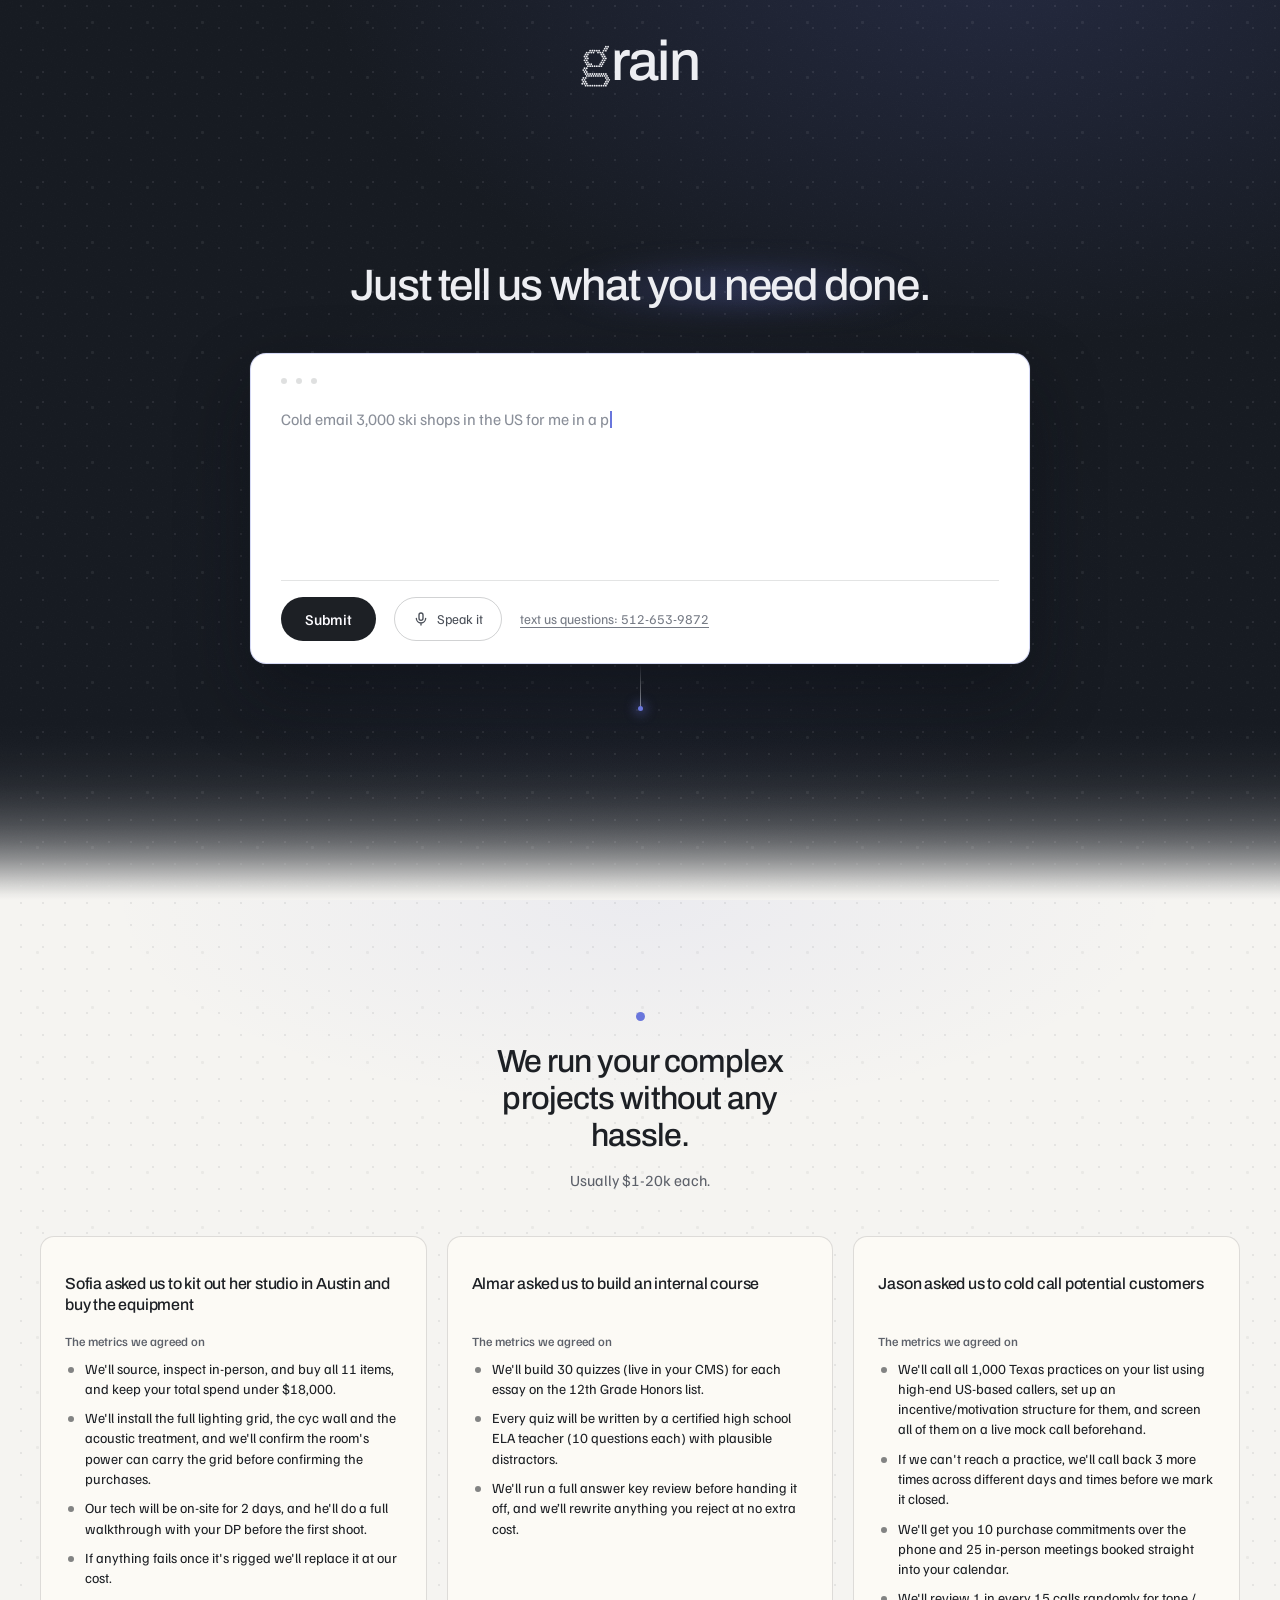
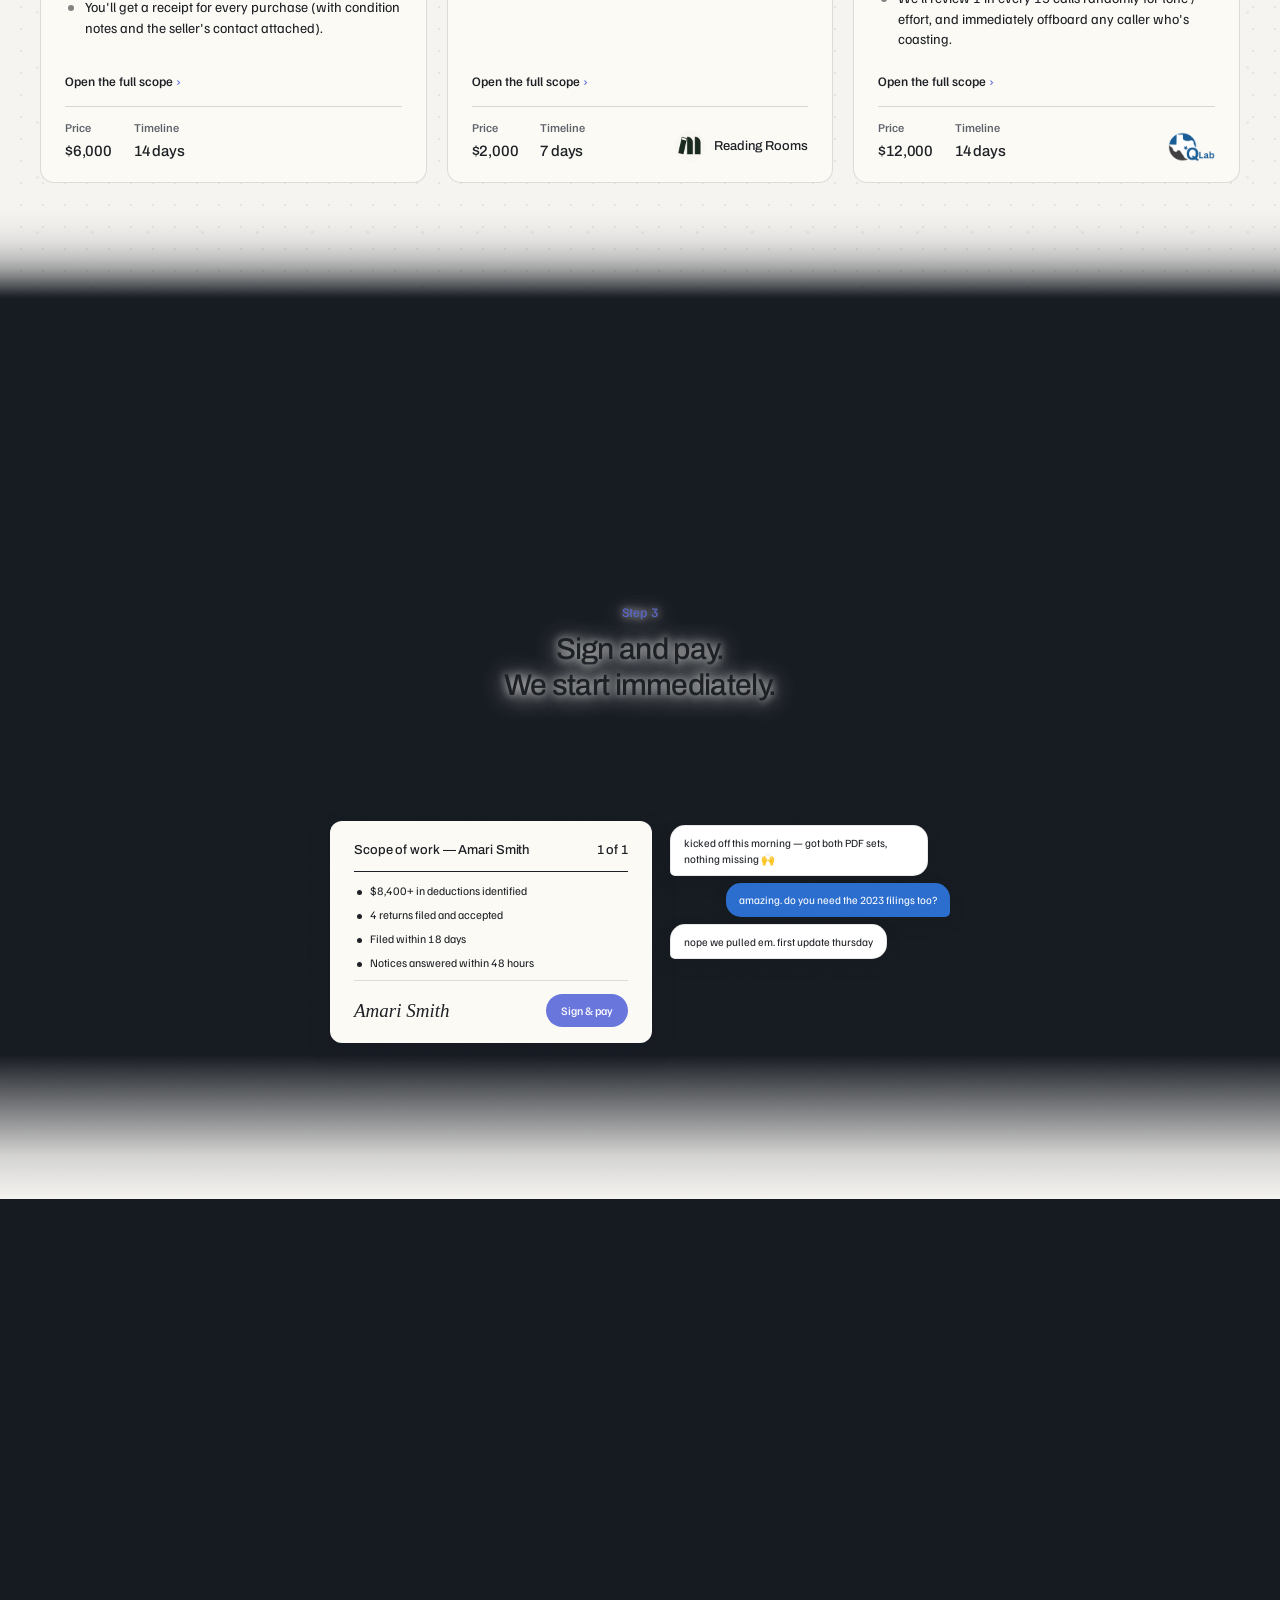
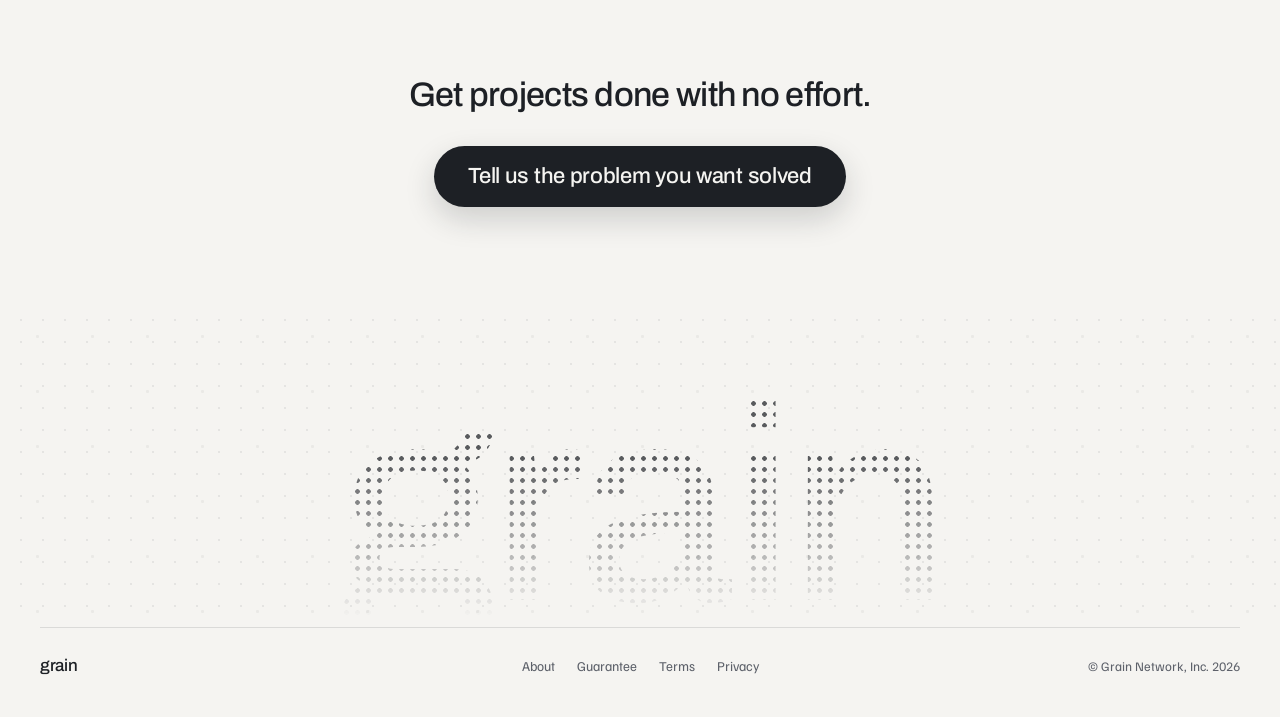
<file: index.html>
<!doctype html>
<html lang="en">
<head>
<meta charset="utf-8">
<meta name="viewport" content="width=device-width, initial-scale=1">
<title>Grain — Tell us what you need done</title>
<meta name="description" content="Grain scopes, prices, and delivers whole projects. Describe the problem in plain language — we own the result.">
<link rel="preconnect" href="https://fonts.googleapis.com">
<link href="https://fonts.googleapis.com/css2?family=Archivo:wght@400;500;600&family=Familjen+Grotesk:wght@400;500;600&family=IBM+Plex+Mono:wght@400;500&display=swap" rel="stylesheet">
<style>
  :root {
    --dark:#161A21; --dark2:#1D232E; --panel:#202734;
    --line-d:rgba(237,238,242,0.10);
    --td:#EDEEF2; --td-sub:rgba(237,238,242,0.70); --td-mut:rgba(237,238,242,0.45);
    --bone:#F5F4F1; --ink:#1D2025; --ink-sub:#5D616A; --line-l:rgba(29,32,37,0.10);
    --indigo:105,118,220; --amber:232,179,107; --blue:44,110,206;
    --sans:'Familjen Grotesk',sans-serif; --disp:'Archivo',sans-serif; --mono:'IBM Plex Mono',ui-monospace,monospace;
    --accent:105,118,220;
    --ease:cubic-bezier(.4,0,.2,1);
  }
  * { margin:0; padding:0; box-sizing:border-box; }
  html { scroll-behavior:smooth; }
  body { background:var(--dark); color:var(--td); font-family:var(--sans); font-size:16px; line-height:1.5; -webkit-font-smoothing:antialiased; overflow-x:hidden; }
  .wrap { max-width:1280px; margin:0 auto; padding:0 40px; position:relative; z-index:3; }
  a { color:inherit; text-decoration:none; transition:opacity .2s var(--ease); }
  a:hover { opacity:.65; }
  button { font-family:var(--sans); }

  :root { --grid:22px; }
  .noise, .fielddots, .wash { position:absolute; inset:0; pointer-events:none; }
  /* ONE viewport-fixed sky shared by every section — boundaries can never mismatch */
  .wash { z-index:1; background:
    radial-gradient(1100px 640px at 78% -6%, rgba(var(--indigo),0.16), transparent 62%),
    radial-gradient(700px 440px at 50% 62%, rgba(var(--indigo),0.05), transparent 70%);
    background-attachment:fixed; }
  .fielddots { z-index:2; background-size:var(--grid) var(--grid); background-attachment:fixed; }
  /* two drifting layers over the static field — transforms so they always repaint */
  .fielddots::before, .fielddots::after { content:''; position:absolute; inset:-25%;
    background-size:var(--grid) var(--grid); will-change:transform; }
  .fielddots::before { animation:driftA 3.2s linear infinite; }
  .fielddots::after { background-size:calc(var(--grid) * 2.5) calc(var(--grid) * 2.5);
    opacity:.62; animation:driftB 5.5s linear infinite; }
  .on-dark .fielddots::before { background-image:radial-gradient(rgba(237,238,242,0.55) 0.8px, transparent 1.2px); }
  .on-light .fielddots::before { background-image:radial-gradient(rgba(29,32,37,0.5) 0.8px, transparent 1.2px); }
  .on-dark .fielddots::after { background-image:radial-gradient(rgba(237,238,242,0.75) 1.3px, transparent 1.9px); }
  .on-light .fielddots::after { background-image:radial-gradient(rgba(29,32,37,0.55) 1.3px, transparent 1.9px); }
  @keyframes driftA { to { transform:translate3d(var(--grid), calc(var(--grid) * -1), 0); } }
  @keyframes driftB { to { transform:translate3d(calc(var(--grid) * -2.5), calc(var(--grid) * 2.5), 0); } }
  @media (prefers-reduced-motion: reduce) { .fielddots::before, .fielddots::after { animation:none; } }
  .on-dark .fielddots { background-image:none; opacity:.16; }
  .on-light .fielddots { background-image:none; opacity:.14; }
  /* brighter windows onto the SAME fixed 22px field (replaces all ad-hoc dot decorations) */
  .dotwin { position:absolute; pointer-events:none; background-size:var(--grid) var(--grid); background-attachment:fixed; }
  .dotwin.win-light { background-image:radial-gradient(rgba(237,238,242,0.8) 1.1px, transparent 1.5px); }
  .dotwin.win-ink { background-image:radial-gradient(rgba(29,32,37,0.6) 1.1px, transparent 1.5px); }
  .noise { z-index:2; opacity:.5;
    background-image:url("data:image/svg+xml,%3Csvg xmlns='http://www.w3.org/2000/svg' width='140' height='140'%3E%3Cfilter id='n'%3E%3CfeTurbulence type='fractalNoise' baseFrequency='0.8' numOctaves='2'/%3E%3CfeColorMatrix values='0 0 0 0 1 0 0 0 0 1 0 0 0 0 1 0 0 0 0.035 0'/%3E%3C/filter%3E%3Crect width='140' height='140' filter='url(%23n)'/%3E%3C/svg%3E"); }

  /* reveals */
  .rv { opacity:0; transform:translateY(16px); transition:opacity .6s var(--ease), transform .6s var(--ease); }
  .rv.in { opacity:1; transform:none; }
  .rv2 { transition-delay:.08s; } .rv3 { transition-delay:.16s; }
  @media (prefers-reduced-motion: reduce) { .rv { opacity:1; transform:none; transition:none; } }

  /* ---------- WORDMARK ---------- */
  .wm { font-family:var(--disp); font-weight:500; letter-spacing:-0.02em; line-height:1; display:inline-block; white-space:nowrap; }
  .gslot { position:relative; display:inline-block; }
  .gslot .ghost { opacity:0; }
  .gslot svg { position:absolute; left:0; top:0; width:100%; height:100%; overflow:visible; }
  .gslot circle { transform-origin:center; }
  .wm-anim .gslot circle { opacity:0; }
  .wm-anim.assembled .gslot circle { opacity:1; transition:opacity .4s var(--ease); }

  /* ---------- MATRIX SEAMS ---------- */
  .seam { height:380px; position:relative; z-index:4; overflow:hidden; }
  .seam .grad { position:absolute; inset:0; }
  .seam .mx1, .seam .mx2 { position:absolute; inset:0; background-attachment:fixed; }
  .seam.d2l .grad { background:linear-gradient(180deg, #161A21 0%, #232830 22%, #43474C 44%, #83837F 64%, #C8C6BF 84%, #F5F4F1 100%); }
  .seam.d2l .mx1 { background-image:radial-gradient(rgba(245,244,241,0.5) 1.1px, transparent 1.5px); background-size:var(--grid) var(--grid); opacity:.4;
    -webkit-mask-image:linear-gradient(180deg, transparent 8%, #000 42%, transparent 72%); mask-image:linear-gradient(180deg, transparent 8%, #000 42%, transparent 72%); }
  .seam.d2l .mx2 { background-image:radial-gradient(rgba(22,26,33,0.5) 1.3px, transparent 1.7px); background-size:var(--grid) var(--grid); opacity:.38;
    -webkit-mask-image:linear-gradient(180deg, transparent 36%, #000 66%, transparent 96%); mask-image:linear-gradient(180deg, transparent 36%, #000 66%, transparent 96%); }
  .seam.l2d .grad { background:linear-gradient(180deg, #F5F4F1 0%, #C8C6BF 16%, #83837F 36%, #43474C 56%, #232830 78%, #161A21 100%); }
  .seam.l2d .mx1 { background-image:radial-gradient(rgba(22,26,33,0.5) 1.1px, transparent 1.5px); background-size:var(--grid) var(--grid); opacity:.4;
    -webkit-mask-image:linear-gradient(180deg, transparent 8%, #000 42%, transparent 72%); mask-image:linear-gradient(180deg, transparent 8%, #000 42%, transparent 72%); }
  .seam.l2d .mx2 { background-image:radial-gradient(rgba(245,244,241,0.5) 1.3px, transparent 1.7px); background-size:var(--grid) var(--grid); opacity:.38;
    -webkit-mask-image:linear-gradient(180deg, transparent 36%, #000 66%, transparent 96%); mask-image:linear-gradient(180deg, transparent 36%, #000 66%, transparent 96%); }

  /* ---------- MORPH SCENE (pinned scroll-scrubbed: mess -> structure, dusk -> bone) ---------- */
  .morph-wrap { height:320vh; position:relative; z-index:4; }
  .morph-sticky { position:sticky; top:0; height:100vh; overflow:hidden; }
  .morph-sticky canvas { position:absolute; inset:0; width:100%; height:100%; display:block; z-index:0; }
  .morph-sticky .wash, .morph-sticky .fielddots { z-index:2; }
  .mcap { position:absolute; opacity:0; max-width:340px; will-change:opacity, transform; z-index:3;
    text-shadow:0 2px 24px rgba(22,26,33,0.9), 0 0 8px rgba(22,26,33,0.8); }
  .mcap p { font-family:var(--disp); font-weight:500; font-size:30px; line-height:1.2; letter-spacing:-0.7px; }
  .stepno { display:block; font-family:var(--sans); font-style:normal; font-weight:500; font-size:13px;
    letter-spacing:.02em; color:rgb(var(--accent)); margin-bottom:10px; }
  .m3 .stepno { color:#5C67C4; }
  .mcap .sm { font-family:var(--sans); font-size:14px; letter-spacing:0; color:var(--td-mut); margin-top:14px; display:block; }
  .mcap.m3 .sm { font-family:var(--sans); font-size:15px; letter-spacing:0; line-height:1.5;
    text-transform:none; color:var(--ink-sub); max-width:520px; margin:16px auto 0; }
  .mcap.m2 .sm { font-family:var(--sans); font-size:17px; letter-spacing:-0.1px; line-height:1.45; text-transform:none; color:var(--td); opacity:.92; max-width:360px; margin-left:auto; margin-top:18px; }
  .mcap.m1 { left:8%; top:38%; color:var(--td); }
  .mcap.m2 { right:8%; top:50%; transform:translateY(-50%); color:var(--td); text-align:right; max-width:380px; }
  /* a soft scrim so the caption reads over the moving dot field */
  .mcap.m2::before { content:''; position:absolute; inset:-54px -60px; z-index:-1; pointer-events:none;
    border-radius:50%; backdrop-filter:blur(10px); -webkit-backdrop-filter:blur(10px);
    background:radial-gradient(closest-side, rgba(14,17,23,0.88), rgba(14,17,23,0.62) 58%, transparent 80%);
    -webkit-mask-image:radial-gradient(closest-side, #000 62%, transparent 88%);
    mask-image:radial-gradient(closest-side, #000 62%, transparent 88%); }
  .mcap.m3 { left:50%; top:34%; transform:translateX(-50%); color:var(--ink); text-align:center; max-width:560px;
    text-shadow:0 2px 24px rgba(245,244,241,0.9), 0 0 8px rgba(245,244,241,0.8); }
  .mcap.m0 { left:50%; top:46%; transform:translate(-50%,-50%); text-align:center; color:var(--td);
    max-width:none; width:min(620px, 88vw); }
  .mcap.m0::before { content:''; position:absolute; left:50%; top:50%; z-index:-1; pointer-events:none;
    width:660px; height:440px; transform:translate(-50%,-50%);
    background:radial-gradient(closest-side, rgba(var(--accent),0.34), transparent 70%); filter:blur(26px); }
  .mcap.m0 p { font-size:44px; font-family:var(--disp); letter-spacing:-1px; font-weight:500; color:var(--td); }
  .m0-rule { display:block; width:1px; height:58px; margin:0 auto 16px;
    background:linear-gradient(180deg, rgba(var(--accent),0), rgb(var(--accent))); }
  .m0-rule::after { content:''; display:block; width:5px; height:5px; border-radius:50%;
    background:rgb(var(--accent)); margin:0 0 0 -2px; transform:translateY(56px);
    box-shadow:0 0 12px 2px rgba(var(--accent),0.8); }
  .how-wm { display:inline-block; margin-top:34px; font-size:40px; color:var(--td); }
  .how-wm .gslot circle { transition:none; }
  .m0-sub { display:block; margin-top:18px; font-family:var(--sans); font-size:13px;
    letter-spacing:.06em; color:rgba(var(--accent),0.95); }
  @media (max-width: 860px) { .how-wm { font-size:30px; } .mcap.m0 p { font-size:34px; } .mcap.m0::before { width:380px; } }
  .mpanel { position:absolute; width:min(440px, 40vw); opacity:0; z-index:3; }
  .mpanel .bframe, .mpanel .pdoc { box-shadow:0 30px 80px rgba(0,0,0,0.35); }
  .p3 .pdoc { box-shadow:0 10px 28px rgba(29,32,37,0.10); }
  .p1 { right:7%; top:26%; }
  .p2 { left:5%; top:50%; transform:translateY(-50%); width:min(560px, 46vw); }
  .p3 { left:50%; top:58%; transform:translateX(-50%); width:min(620px, 88vw); }
  .signrow { display:grid; grid-template-columns:1.15fr 1fr; gap:18px; align-items:start; }
  .signlist { list-style:none; margin:0 0 14px; padding:0; }
  /* the signed doc reads as complete — it does not use the staged reveal
     that .pdoc li inherits from the quote card */
  .pdoc .signlist li { position:relative; font-size:11.5px; line-height:1.3; color:#1D2025;
    padding:0 0 0 16px; margin-bottom:9px; opacity:1; transform:none; transition:none; }
  .pdoc .signlist li::before { content:''; position:absolute; left:3px; top:6px; width:5px; height:5px; border-radius:50%; background:#1D2025; }
  .signfoot { display:flex; align-items:center; justify-content:space-between; gap:12px;
    border-top:1px solid rgba(29,32,37,0.14); padding-top:13px; }
  .signsig em { display:block; font-family:'Snell Roundhand','Apple Chancery',cursive; font-style:italic;
    font-size:19px; color:#1D2025; line-height:1; }
  .signbtn { font-family:var(--sans); font-weight:500; font-size:11.5px; color:#FBFAFE;
    background:rgb(var(--accent)); border-radius:20px; padding:8px 15px; white-space:nowrap; }
  .thread { display:flex; flex-direction:column; gap:7px; padding-top:4px; }
  .tbub { font-family:var(--sans); font-size:11px; line-height:1.4; padding:9px 13px; border-radius:15px;
    max-width:92%; opacity:0; transform:translateY(8px);
    box-shadow:0 6px 18px rgba(22,26,33,0.10); }
  .tbub.them { background:#fff; color:#1D2025; border:1px solid rgba(29,32,37,0.10);
    border-bottom-left-radius:5px; align-self:flex-start; }
  .tbub.me { background:rgb(var(--blue)); color:#fff; border-bottom-right-radius:5px; align-self:flex-end; }
  @keyframes revealup { to { opacity:1; transform:none; } }
  .mpanel.play .tbub { animation:revealup .45s var(--ease) forwards; }
  .mpanel.play .tbub:nth-child(1) { animation-delay:.55s; }
  .mpanel.play .tbub:nth-child(2) { animation-delay:1.15s; }
  .mpanel.play .tbub:nth-child(3) { animation-delay:1.75s; }
  .bframe { position:relative; background:#10141B; border:1px solid var(--line-d); border-radius:12px; overflow:hidden; }
  .bbar { display:flex; align-items:center; gap:6px; height:30px; padding:0 12px; background:#1A202B; }
  .bbar i { width:8px; height:8px; border-radius:50%; background:rgba(237,238,242,0.22); }
  .bbar span { margin-left:8px; font-family:var(--mono); font-size:10px; color:var(--td-mut); letter-spacing:.06em; }
  .bbody { padding:16px 18px 18px; }
  .mini-label { font-family:var(--sans); font-size:9.5px; color:var(--td-mut); margin-bottom:10px; }
  .mini-box { min-height:96px; border:1px solid var(--line-d); border-radius:8px; padding:10px 12px; font-size:12.5px; line-height:1.6; color:var(--td-sub); }
  .bcaret { display:inline-block; width:1px; height:1em; background:var(--td); vertical-align:text-bottom; margin-left:1px; animation:blink 1.1s steps(1) infinite; }
  @keyframes blink { 50% { opacity:0; } }
  .mini-actions { display:flex; gap:12px; margin-top:12px; align-items:center; }
  .mini-btn { background:var(--td); color:var(--dark); border-radius:20px; font-size:11px; font-weight:500; padding:6px 14px; }
  .mini-mic { font-size:11px; color:var(--td-mut); border:1px solid var(--line-d); border-radius:20px; padding:6px 12px; }
  .fakecursor { position:absolute; right:16%; bottom:8%; opacity:0; transition:opacity .3s; }
  .mpanel.play .fakecursor { opacity:1; animation:curmove 3.2s var(--ease) forwards; }
  @keyframes curmove { 0% { transform:translate(0,0); } 45% { transform:translate(-96px,-92px) scale(1); } 58% { transform:translate(-96px,-92px) scale(0.82); } 70% { transform:translate(-96px,-92px) scale(1); opacity:1; } 100% { transform:translate(-96px,-92px); opacity:0; } }
  .pdoc { background:#FCFAF5; color:#1D2025; border-radius:12px; padding:20px 24px; position:relative; }
  .pdoc-head { display:flex; justify-content:space-between; gap:12px; font-family:var(--disp); font-weight:500; font-size:13px; letter-spacing:-0.1px; color:#1D2025; border-bottom:1px solid #1D2025; padding-bottom:10px; margin-bottom:12px; }
  .pdoc ul { list-style:none; margin:0; padding:0; }
  .pdoc li { font-size:13.5px; line-height:1.55; padding:5px 0 5px 20px; position:relative; opacity:0; transform:translateY(6px); transition:opacity .45s var(--ease), transform .45s var(--ease); }
  .pdoc li::before { content:''; position:absolute; left:2px; top:12px; width:6px; height:6px; border-radius:50%; background:rgba(29,32,37,0.55); }
  .mpanel.play .pdoc li { animation:revealup .45s var(--ease) forwards; }
  .mpanel.play .pdoc li:nth-child(1){animation-delay:.15s} .mpanel.play .pdoc li:nth-child(2){animation-delay:.45s}
  .mpanel.play .pdoc li:nth-child(3){animation-delay:.75s} .mpanel.play .pdoc li:nth-child(4){animation-delay:1.05s}
  .mpanel.play .pdoc li:nth-child(5){animation-delay:1.35s}
  .pdoc-foot { display:flex; justify-content:space-between; align-items:baseline; border-top:1px solid rgba(29,32,37,0.16); margin-top:12px; padding-top:11px; font-family:var(--sans); }
  .pdoc-foot span { font-size:9.5px; letter-spacing:.13em; color:#5D616A; }
  .pdoc-foot b { font-size:17px; color:var(--ink); font-weight:500; opacity:0; transition:opacity .4s var(--ease) 1.7s; }
  .mpanel.play .pdoc-foot b { opacity:1; }
  .pdoc-sow .pdoc-head { font-size:12.5px; align-items:baseline; }
  .pd-mark { font-family:var(--disp); font-weight:500; font-size:15px; letter-spacing:-0.3px; color:#1D2025; }
  .pd-block { padding:12px 0 10px; border-bottom:1px solid rgba(29,32,37,0.10); }
  .pd-block:last-of-type { border-bottom:none; }
  .pd-eyebrow { font-family:var(--sans); font-weight:500; font-size:12px; letter-spacing:0; color:#5D616A; margin:0 0 10px; display:flex; align-items:center; gap:8px; }
  .pd-dir { display:inline-flex; align-items:center; justify-content:center; min-width:30px; height:18px; padding:0 7px; border-radius:9px; background:#1D2025; color:#F5F4F1; font-family:var(--sans); font-weight:500; font-size:10.5px; letter-spacing:.02em; }
  .pd-check { list-style:none; margin:0; padding:0; }
  .pdoc .pd-check li { position:relative; font-size:13px; line-height:1.5; color:#1D2025; padding:0 0 0 20px; margin:0 0 7px; }
  .pdoc .pd-check li::before { content:''; position:absolute; left:4px; top:8px; width:5px; height:5px; border-radius:50%; background:#1D2025; }
  .pd-foot { display:flex; flex-wrap:wrap; gap:12px 24px; border-top:1px solid #1D2025; margin-top:14px; padding-top:12px; }
  .pd-foot span { display:flex; flex-direction:column; gap:2px; }
  .pd-foot em { font-family:var(--sans); font-style:normal; font-weight:500; font-size:12px; letter-spacing:0; color:#5D616A; }
  .pd-foot b { font-family:var(--disp); font-weight:500; font-size:13.5px; color:#1D2025; letter-spacing:-0.1px; }
  .pdoc-sow li, .mpanel.play .pdoc-sow li { opacity:1; transform:none; animation:none; }
  /* the section's floor fades into the page so the seam below it is soft on every side */
  .morph-sticky::after { content:''; position:absolute; left:0; right:0; bottom:0; height:16vh; z-index:2; pointer-events:none;
    background:linear-gradient(180deg, rgba(245,244,241,0) 0%, rgba(245,244,241,0.85) 70%, #F5F4F1 100%); opacity:var(--seam, 0); transition:opacity .3s; }
  .mkicker { font-family:var(--sans); font-weight:500; font-size:11.5px; color:#5D616A; margin-bottom:11px; }
  .mgrid { display:grid; grid-template-columns:repeat(2, 1fr); gap:10px; }
  .mbox { position:relative; overflow:hidden; border-radius:10px; padding:15px 16px 17px;
    background:rgba(29,32,37,0.035); border:1px solid rgba(29,32,37,0.10);
    opacity:0; transform:translateY(12px) scale(.96); }
  .mbox .mnum { display:block; font-family:var(--disp); font-weight:600; font-size:15px;
    color:rgb(var(--accent)); margin-bottom:6px; }
  .mbox .mdesc { font-size:11.5px; line-height:1.55; color:#4A4F58; }
  .mbox::after { content:''; position:absolute; left:0; bottom:0; height:2px; width:0; background:rgb(var(--accent)); opacity:.75; }
  @keyframes boxin { to { opacity:1; transform:none; } }
  .mpanel.play .mbox { animation:boxin .5s var(--ease) forwards, mlit 6.6s var(--ease) infinite; }
  .mpanel.play .mbox::after { animation:mline 6.6s var(--ease) infinite; }
  .mpanel.play .mbox:nth-child(1) { animation-delay:.10s, .7s; }
  .mpanel.play .mbox:nth-child(1)::after { animation-delay:.7s; }
  .mpanel.play .mbox:nth-child(2) { animation-delay:.22s, 1.0s; }
  .mpanel.play .mbox:nth-child(2)::after { animation-delay:1.0s; }
  .mpanel.play .mbox:nth-child(3) { animation-delay:.34s, 1.3s; }
  .mpanel.play .mbox:nth-child(3)::after { animation-delay:1.3s; }
  .mpanel.play .mbox:nth-child(4) { animation-delay:.46s, 1.6s; }
  .mpanel.play .mbox:nth-child(4)::after { animation-delay:1.6s; }
  .mpanel.play .mbox:nth-child(5) { animation-delay:.58s, 1.9s; }
  .mpanel.play .mbox:nth-child(5)::after { animation-delay:1.9s; }
  @keyframes mlit {
    0%, 4% { background:rgba(29,32,37,0.035); border-color:rgba(29,32,37,0.10); }
    10%, 44% { background:rgba(var(--accent),0.10); border-color:rgba(var(--accent),0.45); }
    54%, 100% { background:rgba(29,32,37,0.035); border-color:rgba(29,32,37,0.10); }
  }
  @keyframes mline {
    0%, 4% { width:0; opacity:.75; }
    12%, 44% { width:100%; opacity:.75; }
    56%, 100% { width:100%; opacity:0; }
  }
  .pdoc-fee { display:flex; justify-content:space-between; align-items:baseline; margin-top:14px; padding-top:12px;
    border-top:1px solid rgba(29,32,37,0.16); font-family:var(--sans); }
  .pdoc-fee span { font-family:var(--sans); font-size:11.5px; color:#5D616A; }
  .pdoc-fee b { font-family:var(--disp); font-size:20px; color:rgb(var(--accent)); font-weight:600; opacity:0; transition:opacity .5s var(--ease) 2.1s; }
  .mpanel.play .pdoc-fee b { opacity:1; }
  .pdoc.small { padding-bottom:16px; }
  .pdoc-status { display:flex; align-items:center; gap:8px; margin-top:14px; font-size:12.5px; color:#5D616A; }
  .pdoc-status .pulse { width:7px; height:7px; border-radius:50%; background:#2E6B4F; animation:ppulse 1.6s var(--ease) infinite; }
  @keyframes ppulse { 0%,100% { box-shadow:0 0 0 0 rgba(46,107,79,0.5); } 50% { box-shadow:0 0 0 6px rgba(46,107,79,0); } }
  /* On phones the scroll-scrubbed morph becomes a plain stack: every caption
     followed by the panel it describes, so the demo is actually visible. */
  @media (max-width:960px) {
    .morph-wrap { height:auto; }
    .morph-sticky { position:static; height:auto; overflow:visible;
      display:flex; flex-direction:column; align-items:stretch; padding:70px 0 34px; }
    .morph-sticky canvas { display:none; }

    /* the desktop rules place these absolutely (.mcap.m0 { left:50% } etc.) and
       out-rank this one, so the offsets have to be forced off for the stack */
    .mcap, .mpanel { position:relative;
      left:auto !important; right:auto !important; top:auto !important; bottom:auto !important;
      width:100%; max-width:none; padding:0 20px;
      opacity:0 !important; transform:translateY(16px) !important;
      transition:opacity .7s var(--ease), transform .7s var(--ease); }
    .mcap.in, .mpanel.in { opacity:1 !important; transform:none !important; }
    .morph-sticky { background:var(--dark); transition:background-color .2s linear; }
    .morph-sticky .fielddots { position:absolute; inset:0; }
    .morph-sticky.lit .mcap.m3 { color:var(--ink); }
    .morph-sticky.lit .mcap.m3 .sm { color:var(--ink-sub); }
    .morph-sticky.lit .mcap.m3 .stepno { color:#5C67C4; }
    .morph-sticky::after { bottom:0; height:12vh; }
    .mcap { text-align:left; margin-bottom:20px; }
    .mcap p { font-size:24px; }
    .mcap .sm { font-size:14px; color:var(--td-mut); max-width:none; margin-left:0; }
    .mcap.m2 { text-align:left; }
    .mcap.m2::before { display:none; }
    .mcap.m3 { color:var(--td); text-align:left; text-shadow:none; }
    .mcap.m3 .sm { color:var(--td-mut); margin-left:0; }
    .mcap.m3 .stepno { color:rgb(var(--accent)); }
    .mcap.m0 { order:1; text-align:center; margin-bottom:54px; width:100%; }
    .mcap.m1 { order:2; } #mp1 { order:3; }
    .mcap.m2 { order:4; } #mp2 { order:5; }
    .mcap.m3 { order:6; } #mp3 { order:7; }
    .mpanel { margin-bottom:62px; }
    #mp3 { margin-bottom:24px; }

    .mgrid { grid-template-columns:1fr; }
    .signrow { grid-template-columns:1fr; gap:16px; }
    .pdoc { padding:18px 18px 20px; }
    .thread { padding-left:2px; }
    .tbub { max-width:82%; font-size:12px; }
    .mbox .mdesc, .pdoc .signlist li { font-size:12.5px; }
    .mkicker { font-size:12px; }
  }

  /* ---------- HERO ---------- */
  .hero-sec { position:relative; overflow:hidden; background:var(--dark);
    min-height:100vh; min-height:100svh; display:flex; flex-direction:column; }
  /* bridges the hard dark-to-bone cut where the examples band begins */
  .hero-sec::after { content:''; position:absolute; left:0; right:0; bottom:0; height:20vh; height:20svh;
    z-index:2; pointer-events:none;
    background:linear-gradient(180deg,
      rgba(245,244,241,0)     0%,
      rgba(245,244,241,0.008) 12%,
      rgba(245,244,241,0.03)  24%,
      rgba(245,244,241,0.07)  36%,
      rgba(245,244,241,0.14)  47%,
      rgba(245,244,241,0.24)  58%,
      rgba(245,244,241,0.37)  68%,
      rgba(245,244,241,0.53)  77%,
      rgba(245,244,241,0.70)  85%,
      rgba(245,244,241,0.86)  92%,
      rgba(245,244,241,0.96)  97%,
      rgb(245,244,241)        100%); }
  /* grain paints over the ramp so the long dark-to-bone run does not band */
  .hero-sec .noise { z-index:3; }
  .hero-cue { display:block; width:1px; height:44px; margin:0 auto; position:relative; z-index:3;
    background:linear-gradient(180deg, rgba(237,238,242,0), rgba(237,238,242,0.55));
    animation:cuebob 2.6s var(--ease) infinite; }
  .hero-cue::after { content:''; display:block; width:5px; height:5px; border-radius:50%;
    background:rgb(var(--accent)); margin-left:-2px; transform:translateY(42px);
    box-shadow:0 0 12px 2px rgba(var(--accent),0.7); }
  @keyframes cuebob { 50% { transform:translateY(6px); opacity:.6; } }
  @media (prefers-reduced-motion: reduce) { .hero-cue { animation:none; } }
  .hero-sec > .wrap { flex:1; display:flex; flex-direction:column; width:100%; }
  .hero { flex:1; display:flex; flex-direction:column; justify-content:center;
    padding:16px 0 36px; max-width:860px; margin:0 auto; text-align:center; width:100%; }
  .brandrow { display:flex; justify-content:center; padding:34px 0 0; }
  .brand-wm { font-size:56px; color:var(--td); }
  .float-wm { position:fixed; top:22px; left:28px; z-index:60; font-size:26px; color:#fff;
    mix-blend-mode:difference; opacity:0; pointer-events:none; transition:opacity .4s var(--ease); cursor:pointer; }
  .float-wm.show { opacity:1; pointer-events:auto; }
  h1 { font-family:var(--disp); font-weight:500; font-size:44px; line-height:1.06; letter-spacing:-1.4px; margin-bottom:20px; transition:font-size .35s var(--ease); }
  h1 .glow { position:relative; white-space:nowrap; }
  h1 .glow::after { content:''; position:absolute; left:-4%; right:-4%; top:8%; bottom:0; background:radial-gradient(60% 90% at 50% 55%, rgba(var(--indigo),0.34), transparent 75%); filter:blur(14px); z-index:-1; }
  .hero-range { font-size:15px; color:var(--td-mut); margin:14px auto 0; }
  .hero-range b { font-weight:500; color:var(--td-sub); }
  .hero-sub { font-size:16.5px; line-height:1.55; color:var(--td-sub); max-width:520px; margin:0 auto 6px; }
  .pill { display:flex; align-items:center; border-radius:44px; padding:7px; height:62px; max-width:520px; margin:0 auto; background:#FBFBFA;
    box-shadow:0 18px 50px rgba(0,0,0,0.35); border:1px solid rgba(255,255,255,0.12); transition:box-shadow .2s var(--ease); }
  .pill:focus-within { box-shadow:0 18px 60px rgba(0,0,0,0.45), 0 0 0 4px rgba(var(--indigo),0.28); }
  .pill input { flex:1; border:none; outline:none; font-size:15.5px; padding:0 18px; background:transparent; color:var(--ink); font-family:var(--sans); min-width:0; }
  .pill input::placeholder { color:#8A8E96; }
  .pill button { font-size:15px; font-weight:500; border:none; border-radius:32px; height:48px; padding:0 24px; cursor:pointer; background:var(--dark); color:var(--td); transition:background .2s var(--ease); white-space:nowrap; }
  .pill button:hover { background:#242B38; }
  .hero-alt { margin-top:18px; font-size:14px; color:var(--td-mut); }
  .hero-alt a { color:var(--td-sub); text-decoration:underline; text-underline-offset:3px; }

  /* ---------- INTAKE FLOW ---------- */
  .hero.ws-open { flex:0 0 auto; justify-content:flex-start; padding:56px 0 16px; }
  .ws { margin-bottom:80px; }
  .hero.ws-open .pitch h1 { font-size:30px; letter-spacing:-0.6px; margin-bottom:0; }
  .hero.ws-open .pitch .hero-sub, .hero.ws-open .pitch .pill, .hero.ws-open .pitch .hero-alt { display:none; }
  .ws { position:relative; z-index:3; max-width:780px; margin:0 auto; text-align:left; width:100%; }
  .ws-card { background:#FFFFFF; border:1px solid rgba(var(--accent),0.28); border-radius:16px;
    padding:24px 30px 22px; position:relative; margin-top:24px; overflow:hidden;
    box-shadow:0 30px 70px rgba(9,11,16,0.45), 0 0 0 1px rgba(255,255,255,0.04); }
  /* everything inside the card reads dark-on-paper */
  .ws-card { --td:#1D2025; --td-sub:#4A4F58; --td-mut:#767B85; --line-d:rgba(29,32,37,0.12); }
  .ws-card .prog i { background:rgba(29,32,37,0.14); }
  .ws-card .prog i.on { background:#1D2025; }
  .ws-card .prog i.now { background:rgb(var(--accent)); }
  .ws-card .ws-send { background:#1D2025; color:#FBFAFE; }
  .ws-card .mic { border-color:rgba(29,32,37,0.20); color:#4A4F58; }
  .ws-card .mic:hover { border-color:rgba(29,32,37,0.45); color:#1D2025; }
  .ws-card .fld input { border-bottom-color:rgba(29,32,37,0.18); }
  .ws-card .fld label .opt { color:rgba(29,32,37,0.32); }
  .ws-card .budget-row input[type=range] { background:rgba(29,32,37,0.16); }
  .ws-card .budget-row input[type=range]::-webkit-slider-thumb { border-color:#FBFAFE; box-shadow:0 2px 8px rgba(29,32,37,0.28); }
  .ws-card .budget-row input[type=range]::-moz-range-thumb { background:rgb(var(--accent)); }
  .ws-card .budget-skip { color:#1D2025; }
  .ws-card .budget-skip .bs-box { border-color:rgba(29,32,37,0.34); }
  .ws-card .backdrop .hl, .ws-card .rcv .doc .hl { color:#1D2025; border-bottom-color:rgba(143,95,30,0.55); }
  .ws-card .rcv .doc { border-color:rgba(29,32,37,0.12); background:rgba(var(--accent),0.04); }
  .ws-card .parse-dots span { background:#767B85; }
  .ws-card .err { color:#B4453F; }
  .ws-label { font-family:var(--disp); font-weight:500; font-size:14px; letter-spacing:-0.1px; color:var(--td-sub); display:block; margin-bottom:18px; }
  .prog { display:flex; gap:9px; margin-bottom:20px; }
  .prog i { width:6px; height:6px; border-radius:50%; background:rgba(237,238,242,0.16); transition:background .35s var(--ease), transform .35s var(--ease); }
  .prog i.on { background:var(--td); }
  .prog i.now { background:rgb(var(--accent)); transform:scale(1.25); }
  .wstep { display:none; }
  .wstep.on { display:block; animation:stepin .4s var(--ease); }
  @keyframes stepin { from { opacity:0; transform:translateY(10px); } to { opacity:1; transform:none; } }
  .editor-wrap { position:relative; min-height:160px; }
  .backdrop, .editor { font-family:var(--sans); font-size:16px; line-height:1.7; padding:2px 0; width:100%; }
  .backdrop { position:absolute; inset:0; color:var(--td-sub); white-space:pre-wrap; word-wrap:break-word; pointer-events:none; overflow:hidden; }
  .ghosttype { position:absolute; inset:0; font-family:var(--sans); font-size:16px; line-height:1.7;
    padding:2px 0; color:#8A8F99; pointer-events:none; white-space:pre-wrap; word-wrap:break-word;
    transition:opacity .25s var(--ease); z-index:1; }
  .ghosttype.off { opacity:0; }
  .gtcaret { display:inline-block; width:1.5px; height:1.05em; background:rgb(var(--accent));
    vertical-align:-0.18em; margin-left:1px; animation:gtblink 1.05s steps(1,end) infinite; }
  @keyframes gtblink { 0%,50% { opacity:1; } 50.01%,100% { opacity:0; } }
  @media (prefers-reduced-motion: reduce) { .gtcaret { animation:none; } }
  .mic { display:inline-flex; align-items:center; gap:8px; font-size:13.5px; color:var(--td-sub); background:none; border:1px solid rgba(237,238,242,0.22); border-radius:32px; height:44px; padding:0 18px; cursor:pointer; font-family:var(--sans); transition:border-color .2s, color .2s; }
  .mic:hover { border-color:rgba(237,238,242,0.5); color:var(--td); }
  .mic.rec { border-color:rgba(var(--accent),0.7); color:rgb(var(--accent)); }
  .mic.rec svg { animation:ppulse2 1.4s var(--ease) infinite; }
  @keyframes ppulse2 { 50% { opacity:.5; } }
  .fld-note { font-size:12.5px; color:var(--td-mut); margin:-8px 0 18px; }
  .backdrop .hl { color:var(--td); border-bottom:1px solid rgba(var(--accent),0.7); }
  .editor { position:relative; z-index:2; background:transparent; border:none; outline:none; resize:none; color:transparent; caret-color:var(--td); min-height:160px; display:block; }
  .ws-tools { display:flex; align-items:center; gap:18px; margin-top:16px; padding-top:16px; border-top:1px solid var(--line-d); flex-wrap:wrap; }
  .ws-send { font-size:15px; font-weight:500; border:none; border-radius:32px; height:44px; padding:0 24px; cursor:pointer; background:var(--td); color:var(--dark); font-family:var(--sans); transition:opacity .2s; }
  .ws-send:hover { opacity:.85; }
  .ws-esc { font-size:13.5px; color:var(--td-mut); background:none; border:none; cursor:pointer; text-decoration:underline; text-underline-offset:3px; transition:color .2s; font-family:var(--sans); }
  .ws-esc:hover { color:var(--td-sub); }
  .parse-dots { display:none; gap:6px; align-items:center; height:6px; }
  .parse-dots.on { display:flex; }
  .parse-dots span { width:4px; height:4px; border-radius:50%; background:var(--td-sub); animation:settle 1.6s var(--ease) infinite; }
  .parse-dots span:nth-child(2){ animation-delay:.1s; } .parse-dots span:nth-child(3){ animation-delay:.2s; }
  .parse-dots span:nth-child(4){ animation-delay:.3s; } .parse-dots span:nth-child(5){ animation-delay:.4s; }
  @keyframes settle { 0%{ transform:translateY(0);} 20%{ transform:translateY(-5px);} 40%{ transform:translateY(0);} 100%{ transform:translateY(0);} }

  .budget { margin-top:4px; }
  .budget-row { display:flex; align-items:center; gap:20px; margin-bottom:14px; }
  .budget-val { font-family:var(--disp); font-weight:600; font-size:24px; color:var(--td); min-width:110px; letter-spacing:-0.5px; }
  .budget-row input[type=range] { -webkit-appearance:none; appearance:none; flex:1; height:3px; border-radius:3px;
    background:rgba(237,238,242,0.22); outline:none; cursor:pointer; padding:0; border:none; }
  .budget-row input[type=range]::-webkit-slider-thumb { -webkit-appearance:none; appearance:none;
    width:20px; height:20px; border-radius:50%; background:rgb(var(--accent)); border:2px solid var(--td); cursor:pointer;
    box-shadow:0 2px 10px rgba(0,0,0,0.4); transition:transform .15s var(--ease); }
  .budget-row input[type=range]::-webkit-slider-thumb:hover { transform:scale(1.12); }
  .budget-row input[type=range]::-moz-range-thumb { width:20px; height:20px; border-radius:50%;
    background:var(--td); border:none; cursor:pointer; }
  .budget.skipped .budget-row { opacity:.28; pointer-events:none; }
  .budget-skip { display:flex; align-items:center; gap:13px; width:100%; text-align:left;
    font-family:var(--sans); font-weight:500; font-size:15px; line-height:1.4; color:var(--td);
    background:rgba(var(--accent),0.10); cursor:pointer;
    border:1px solid rgba(var(--accent),0.38); border-radius:12px; padding:17px 20px; margin-top:6px;
    transition:border-color .2s var(--ease), background .2s var(--ease), transform .12s var(--ease); }
  .budget-skip:hover { border-color:rgba(var(--accent),0.75); background:rgba(var(--accent),0.18); }
  .budget-skip:active { transform:translateY(1px); }
  .budget-skip .bs-box { width:20px; height:20px; border-radius:6px; flex:none; position:relative;
    border:1.5px solid rgba(237,238,242,0.45); transition:background .2s var(--ease), border-color .2s var(--ease); }
  .budget-skip.on { border-color:rgb(var(--accent)); background:rgba(var(--accent),0.24); }
  .budget-skip.on .bs-box { background:rgb(var(--accent)); border-color:rgb(var(--accent)); }
  .budget-skip.on .bs-box::after { content:''; position:absolute; left:6px; top:2px; width:5px; height:10px;
    border:solid #fff; border-width:0 2px 2px 0; transform:rotate(43deg); }
  .fldrow { display:grid; grid-template-columns:1fr 1fr; gap:4px 40px; }
  .fld { margin-bottom:24px; }
  .fld label { font-family:var(--sans); font-weight:500; font-size:13.5px; letter-spacing:0; color:var(--td-mut); display:block; margin-bottom:7px; }
  .fld label .opt { color:rgba(237,238,242,0.28); font-weight:400; }
  .fld input { width:100%; background:transparent; border:none; border-bottom:1px solid rgba(237,238,242,0.20); border-radius:0; color:var(--td); font-family:var(--sans); font-size:16.5px; padding:5px 0 10px; outline:none; transition:border-color .2s var(--ease); }
  .fld input:focus { border-color:rgba(var(--accent),0.85); }
  .phonerow { display:flex; align-items:baseline; gap:10px; }
  .phonerow .phone-cc { width:52px; flex:none; text-align:left; cursor:pointer;
    color:var(--td-mut); transition:color .2s var(--ease); }
  .phonerow .phone-cc:hover { color:var(--td); }
  .phonerow .phone-cc.editing { cursor:text; color:var(--td); }
  .phonerow #fPhone { flex:1; }
  .fld.bad .phonerow input { border-color:rgba(229,160,160,0.7); }
  .fld.bad input { border-color:rgba(229,160,160,0.7); }
  .seg { display:flex; gap:8px; max-width:340px; }
  .seg button { flex:1; border:1px solid rgba(237,238,242,0.18); background:none; color:var(--td-sub); border-radius:9px; padding:10px 0; font-size:14px; cursor:pointer; font-family:var(--sans); transition:border-color .2s, color .2s, background .2s; }
  .seg button.on { border-color:rgba(237,238,242,0.7); color:var(--td); background:rgba(255,255,255,0.06); }
  .err { display:none; color:#E5A0A0; font-size:12.5px; margin-top:10px; }
  .err.on { display:block; }

  .rcv-big { font-family:var(--disp); font-weight:500; font-size:26px; letter-spacing:-0.4px; margin:2px 0 16px; animation:stepin .5s var(--ease); }
  .rcv .doc { border:1px solid var(--line-d); border-radius:12px; padding:20px 24px; margin-bottom:18px; font-size:15px; line-height:1.7; color:var(--td-sub); }
  .rcv .doc .hl { color:var(--td); border-bottom:1px solid rgba(var(--accent),0.7); }
  .rcv .meta { font-family:var(--sans); font-size:13px; color:var(--td-mut); margin-bottom:10px; }
  .rcv-note { font-size:14.5px; color:var(--td-sub); max-width:560px; line-height:1.6; text-wrap:pretty; }
  .rcv-note span { color:var(--td); }

  /* ---------- TEXT-US CARD ---------- */
  .sms-modal { position:fixed; inset:0; z-index:60; display:grid; place-items:center; padding:24px; }
  .sms-modal[hidden] { display:none; }
  .sms-backdrop { position:absolute; inset:0; background:rgba(12,14,19,0.66); backdrop-filter:blur(3px);
    animation:smsfade .2s var(--ease); }
  .sms-card { position:relative; z-index:1; width:min(380px, 100%); background:#FBFAFE; color:var(--ink);
    border-radius:20px; padding:34px 32px 28px; text-align:center;
    box-shadow:0 40px 90px rgba(9,11,16,0.5); animation:smspop .24s var(--ease); }
  @keyframes smsfade { from { opacity:0; } }
  @keyframes smspop { from { opacity:0; transform:translateY(10px) scale(.97); } }
  .sms-x { position:absolute; top:12px; right:14px; width:30px; height:30px; border:none; background:none;
    font-size:24px; line-height:1; color:var(--ink-sub); cursor:pointer; border-radius:50%; }
  .sms-x:hover { background:rgba(29,32,37,0.07); color:var(--ink); }
  .sms-kicker { font-family:var(--sans); font-size:13px; color:var(--ink-sub); }
  .sms-num { font-family:var(--disp); font-weight:600; font-size:27px; letter-spacing:-0.6px;
    margin:8px 0 22px; color:var(--ink); }
  .sms-apps { display:flex; justify-content:center; gap:34px; margin-bottom:24px; pointer-events:none; }
  .sms-app { display:flex; flex-direction:column; align-items:center; gap:9px; }
  .sms-badge { width:46px; height:46px; border-radius:11px; display:grid; place-items:center;
    box-shadow:0 4px 12px rgba(29,32,37,0.18), inset 0 1px 0 rgba(255,255,255,0.35); }
  .sms-app em { font-style:normal; font-family:var(--sans); font-size:12px; color:var(--ink-sub); }
  .sms-copy { font-family:var(--sans); font-weight:500; font-size:15px; height:44px; padding:0 30px;
    border-radius:32px; border:none; cursor:pointer; background:var(--ink); color:#FBFAFE;
    transition:opacity .2s var(--ease); }
  .sms-copy:hover { opacity:.85; }
  .sms-copy.done { background:rgb(var(--accent)); }
  .foot-sms { font-family:var(--sans); font-size:inherit; color:inherit; background:none; border:none;
    padding:0; cursor:pointer; }
  .foot-sms:hover { opacity:.65; }

  /* ---------- LIGHT BODY ---------- */
  .band-sec { position:relative; overflow:hidden; background:var(--bone); color:var(--ink); padding:54px 0 26px; z-index:4;
    background-image:radial-gradient(760px 300px at 50% 0%, rgba(var(--accent),0.07), transparent 70%); }
  .band-sec .noise { opacity:.35; z-index:3; }
  /* mirrors the hero ramp: bone resolves into the dark How-it-works field */
  .band-sec::after { content:''; position:absolute; left:0; right:0; bottom:0; height:96px;
    z-index:2; pointer-events:none;
    background:linear-gradient(180deg,
      rgba(22,26,33,0)     0%,
      rgba(22,26,33,0.008) 12%,
      rgba(22,26,33,0.03)  24%,
      rgba(22,26,33,0.07)  36%,
      rgba(22,26,33,0.14)  47%,
      rgba(22,26,33,0.24)  58%,
      rgba(22,26,33,0.37)  68%,
      rgba(22,26,33,0.53)  77%,
      rgba(22,26,33,0.70)  85%,
      rgba(22,26,33,0.86)  92%,
      rgba(22,26,33,0.96)  97%,
      rgb(22,26,33)        100%); }
  .body-sec { position:relative; overflow:hidden; background:var(--bone); color:var(--ink); }
  .body-sec .noise { opacity:.35; }
  .marq-band { padding:64px 0 72px; }
  .tile .t { padding-bottom:2px; letter-spacing:-0.1px; }
  .band-label { display:block; font-family:var(--disp); font-weight:500; font-size:15px;
    letter-spacing:-0.2px; color:var(--ink); margin-bottom:30px; text-align:center; }
  .bl-dot { display:block; width:9px; height:9px; border-radius:50%;
    background:rgb(var(--accent)); margin:-6px auto 22px; }
  .bl-head { font-family:var(--disp); font-weight:500; font-size:32px; letter-spacing:-0.9px;
    line-height:1.16; color:var(--ink); max-width:18ch; margin:0 auto; }
  .bl-sub { font-family:var(--sans); font-weight:400; font-size:15.5px; letter-spacing:0;
    line-height:1.5; color:var(--ink-sub); margin-top:14px; }
  @media (max-width: 760px) {
    .band-label { padding:0 24px; }
    .bl-head { font-size:24px; letter-spacing:-0.6px; max-width:none; }
    .bl-sub { font-size:14.5px; }
  }
  .marq-band { position:relative; }
  .marquee { overflow-x:auto; overflow-y:hidden; position:relative;
    scroll-behavior:smooth; scroll-snap-type:x mandatory;
    scrollbar-width:none; -ms-overflow-style:none; padding:14px 40px 18px; }
  .marquee::-webkit-scrollbar { display:none; }
  .marq-track { display:flex; gap:20px; align-items:stretch; width:100%; }
  @media (min-width: 761px) and (max-width: 1280px) {
    .tile.sow { padding:20px 20px 18px; }
    .sow-ask { font-size:15px; }
    .sow-list li { font-size:13.5px; margin-bottom:8px; }
    .sow-foot b { font-size:14px; }
  }
  .marq-next { position:absolute; top:50%; right:14px; transform:translateY(-50%);
    width:52px; height:52px; border-radius:50%; border:none; cursor:pointer; z-index:6;
    display:none; place-items:center; color:#fff; background:rgb(var(--accent));
    box-shadow:0 8px 24px rgba(var(--accent),0.45);
    transition:transform .18s var(--ease), background .18s var(--ease); }
  .marq-next:hover { background:#5C67C4; }
  .marq-next:active { transform:translateY(-50%) scale(.93); }
  @keyframes marq { to { transform:translateX(-50%); } }
  .tile { background:rgba(255,255,255,0.80); border:1px solid var(--line-l); border-radius:14px;
    padding:24px 26px 22px; flex:1 1 0; min-width:0; scroll-snap-align:center;
    display:flex; flex-direction:column; transition:border-color .2s var(--ease); }
  .mtitle { font-family:var(--disp); font-weight:500; font-size:13.5px; letter-spacing:-0.1px;
    color:var(--ink); margin-top:18px; padding-top:15px; border-top:1px solid var(--line-l); }
  .mlist { list-style:none; margin:11px 0 0; padding:0; }
  .mlist li { position:relative; font-size:12.5px; line-height:1.28; color:var(--ink); padding:0 0 0 18px; margin-bottom:11px; }
  .mlist li:last-child { margin-bottom:0; }
  .mlist li::before { content:''; position:absolute; left:3px; top:5px; width:5px; height:5px;
    border-radius:50%; background:rgb(var(--accent)); }
  .mclose { font-family:var(--sans); font-weight:600; font-size:13px; line-height:1.5; color:var(--ink);
    margin-top:14px; padding-top:13px; border-top:1px solid var(--line-l); }
  .tile-logo { display:flex; align-items:center; gap:9px; margin-top:18px; padding-top:14px;
    border-top:1px solid var(--line-l); }
  .tl-mark { width:32px; height:32px; border-radius:7px; display:grid; place-items:center; flex:none;
    color:#fff; font-family:var(--disp); font-weight:600; font-size:13px; }
  img.tl-mark { object-fit:contain; background:none; }
  .tl-lockup { height:30px; width:auto; flex:none; object-fit:contain; }
  .tl-name { font-family:var(--disp); font-weight:500; font-size:13px; letter-spacing:-0.2px; color:var(--ink); line-height:1.25; }
  .tl-name em { display:block; font-style:normal; font-family:var(--sans); font-weight:400;
    font-size:10.5px; letter-spacing:.02em; color:var(--ink-sub); }
  @media (max-width: 900px) {
    .marquee { padding:2px 20px 4px; }
    .marq-track { width:max-content; }
    .tile { flex:0 0 84vw; }
    .marq-next { display:grid; }
  }

  /* scope-of-work example cards: the document, not the conversation */
  .tile.sow { background:#FCFAF5; border:1px solid rgba(29,32,37,0.14); padding:22px 24px 20px; }
  .sow-head { display:flex; justify-content:space-between; gap:12px; font-family:var(--sans); font-weight:500; font-size:12px;
    letter-spacing:0; color:#5D616A; border-bottom:1px solid #1D2025; padding-bottom:10px; }
  /* a two-line floor so "The metrics we agreed on" lines up across all three cards */
  .sow-ask { font-family:var(--disp); font-weight:500; font-size:16px; line-height:1.35; letter-spacing:-0.2px;
    color:var(--ink); margin:14px 0 0; min-height:2.7em; }
  .sow-label { font-family:var(--sans); font-weight:500; font-size:12.5px; letter-spacing:0;
    color:#5D616A; margin:16px 0 8px; }
  .sow-list { list-style:none; margin:0; padding:0; flex:1; }
  .sow-list li { position:relative; font-size:14px; line-height:1.45; color:var(--ink); padding:0 0 0 20px; margin-bottom:9px; }
  .sow-list li::before { content:''; position:absolute; left:3px; top:8px; width:6px; height:6px; border-radius:50%; background:rgba(29,32,37,0.55); }
  .tile.sow { cursor:pointer; }
  .tile.sow:focus-visible { outline:2px solid var(--ink); outline-offset:3px; }
  .sow-open { font-family:var(--sans); font-weight:500; font-size:13px; color:var(--ink); margin:14px 0 0; }
  .sow-open span { color:rgb(var(--accent)); }
  .tile.sow:hover .sow-open span { margin-left:3px; }
  .sow-modal { position:fixed; inset:0; z-index:60; display:grid; place-items:center; padding:24px; }
  .sow-modal[hidden] { display:none; }
  .sow-backdrop { position:absolute; inset:0; background:rgba(12,14,19,0.70); backdrop-filter:blur(3px); }
  .sow-paper { position:relative; z-index:1; width:min(760px, 100%); max-height:calc(100vh - 48px); overflow:auto;
    background:#FCFAF5; color:var(--ink); border-radius:14px; padding:40px 44px 36px;
    box-shadow:0 30px 80px rgba(0,0,0,0.45); animation:sowin .28s var(--ease); }
  @keyframes sowin { from { opacity:0; transform:translateY(10px); } to { opacity:1; transform:none; } }
  .sow-paper:focus { outline:none; }
  .sow-x { position:absolute; top:14px; right:16px; width:34px; height:34px; border:none; background:none; border-radius:50%;
    font-size:24px; line-height:1; color:var(--ink-sub); cursor:pointer; }
  .sow-x:hover { background:rgba(29,32,37,0.07); color:var(--ink); }
  .sow-sheet-head { display:flex; justify-content:space-between; gap:16px; flex-wrap:wrap; border-bottom:1px solid var(--ink); padding-bottom:12px; margin-bottom:22px; }
  .sow-eyebrow { font-family:var(--sans); font-weight:500; font-size:12.5px; letter-spacing:0; color:#5D616A; }
  .sow-paper h3 { font-family:var(--disp); font-weight:500; font-size:26px; line-height:1.2; letter-spacing:-0.6px; margin:0 0 28px; max-width:600px; }
  .sow-sec { display:block; margin:0 0 12px; }
  .sow-raw { margin:0 0 30px; padding:18px 22px; border:1px solid rgba(29,32,37,0.12); background:rgba(255,255,255,0.55); border-radius:10px; }
  .sow-raw p { font-family:var(--sans); font-size:15px; line-height:1.6; color:var(--ink-sub); margin:0 0 10px; }
  .sow-raw p:last-child { margin:0; }
  .sow-agreed { list-style:none; margin:0 0 30px; padding:0; }
  .sow-agreed li { position:relative; font-size:15.5px; line-height:1.5; color:var(--ink); padding:0 0 0 24px; margin-bottom:11px; }
  .sow-agreed li::before { content:''; position:absolute; left:4px; top:9px; width:6px; height:6px; border-radius:50%; background:rgba(29,32,37,0.55); }
  .sow-sheet-foot { display:flex; flex-wrap:wrap; gap:16px 32px; border-top:1px solid rgba(29,32,37,0.16); padding-top:18px; }
  .sow-sheet-foot span { display:flex; flex-direction:column; gap:4px; }
  .sow-sheet-foot em { font-family:var(--sans); font-style:normal; font-weight:500; font-size:12px; letter-spacing:0; color:#5D616A; }
  .sow-sheet-foot b { font-family:var(--disp); font-weight:500; font-size:17px; letter-spacing:-0.2px; }
  @media (max-width: 760px) { .sow-paper { padding:30px 22px 26px; border-radius:12px; } .sow-paper h3 { font-size:22px; } }
  .sow-foot { display:flex; flex-wrap:wrap; gap:14px 22px; align-items:flex-end; border-top:1px solid rgba(29,32,37,0.16);
    margin-top:14px; padding-top:12px; }
  .sow-foot span { display:flex; flex-direction:column; gap:3px; }
  .sow-foot em { font-family:var(--sans); font-style:normal; font-weight:500; font-size:12px; letter-spacing:0; color:#5D616A; }
  .sow-foot b { font-family:var(--disp); font-weight:500; font-size:15px; color:var(--ink); letter-spacing:-0.2px; }
  .sow-foot .sow-logo { flex-direction:row; align-items:center; gap:8px; margin-left:auto; font-family:var(--disp);
    font-weight:500; font-size:13px; color:var(--ink); }
  .tile:hover { border-color:rgba(var(--accent),0.40); }
  .tile .t { font-family:var(--disp); font-size:15px; font-weight:500; line-height:1.35; color:var(--ink); }
  .tile .m { font-family:var(--sans); font-weight:500; font-size:13px; color:var(--ink); margin-top:16px; padding-top:12px; border-top:1px solid var(--line-l); }

  .sec-head { text-align:center; padding:114px 0 0; }
  .label { display:inline-flex; align-items:center; gap:8px; font-size:15px; margin-bottom:16px; }
  .label::before { content:''; width:6px; height:6px; border-radius:50%; background:rgb(var(--indigo)); }
  h2 { font-family:var(--disp); font-weight:500; font-size:44px; line-height:1.1; letter-spacing:-1.2px; max-width:780px; margin:0 auto 16px; }
  .sec-sub { font-size:17px; line-height:1.55; color:var(--ink-sub); max-width:540px; margin:0 auto; }
  .on-dark .sec-sub, .dusk-cta .sec-sub { color:var(--td-sub); }

  .steps-belt { padding:110px 0 110px; }
  .steps-belt .sec-head h2 { animation:hueshift 4.4s var(--ease) infinite; }
  @keyframes hueshift { 0%, 100% { color:var(--ink); } 50% { color:#5A63C8; } }
  @media (prefers-reduced-motion: reduce) { .steps-belt .sec-head h2 { animation:none; } }
  .vid { max-width:1000px; margin:48px auto 0; }
  .vid-frame { position:relative; aspect-ratio:16/9; border-radius:16px; overflow:hidden;
    background:linear-gradient(160deg, #1D232E, #12151B);
    border:1px solid rgba(29,32,37,0.14); box-shadow:0 30px 70px rgba(22,26,33,0.18); }
  .vid-frame iframe, .vid-frame video { position:absolute; inset:0; width:100%; height:100%; border:none; }
  .vid-ph { position:absolute; inset:0; display:flex; flex-direction:column; align-items:center;
    justify-content:center; gap:22px;
    background-image:radial-gradient(rgba(237,238,242,0.42) 0.8px, transparent 1.2px);
    background-size:var(--grid) var(--grid); }
  .vid-play { width:74px; height:74px; border-radius:50%; border:1px solid rgba(237,238,242,0.30);
    background:rgba(237,238,242,0.10); color:var(--td); display:grid; place-items:center; cursor:pointer;
    padding-left:5px; backdrop-filter:blur(3px);
    transition:transform .25s var(--ease), background .25s var(--ease), border-color .25s var(--ease); }
  .vid-play:hover { transform:scale(1.06); background:rgba(var(--accent),0.32); border-color:rgba(var(--accent),0.65); }
  .vid-meta { font-family:var(--disp); font-weight:500; font-size:13.5px; letter-spacing:-0.1px;
    color:rgba(237,238,242,0.58); }
  .vid-script { max-width:760px; margin:34px auto 0; }
  .founder-body .label { margin-bottom:14px; }
  .vid-script-label { font-family:var(--sans); font-weight:500; font-size:13px; color:rgb(var(--accent)); margin-bottom:12px; }
  .vid-script p { font-size:14px; line-height:1.7; color:var(--ink-sub); margin-bottom:11px; }
  .vid-script .vid-soon { color:rgba(93,97,106,0.48); }
  .vid-script p:last-child { margin-bottom:0; }
  .steps { border-top:1px solid rgba(29,32,37,0.16); max-width:1000px; margin:52px auto 0; }
  .step { display:grid; grid-template-columns:90px 1fr 1.25fr; gap:40px; padding:30px 0; border-bottom:1px solid rgba(29,32,37,0.16); align-items:baseline; }
  .step .n { font-family:var(--mono); font-size:13px; color:var(--ink-sub); }
  .step h3 { font-family:var(--disp); font-weight:500; font-size:21px; letter-spacing:-0.3px; }
  .step p { font-size:15.5px; color:var(--ink-sub); line-height:1.55; }

  .dusk-cta { position:relative; text-align:center; padding:96px 0 96px; background:var(--bone); color:var(--ink); }
  .dusk-cta > .wrap { position:relative; z-index:3; }
  .dusk-cta h2 { color:var(--ink); position:relative; z-index:3; }
  .dusk-cta .sec-sub { color:var(--td-sub); }
  .dusk-cta .pill { margin:40px auto 0; box-shadow:0 6px 24px rgba(26,26,26,0.10); border:1px solid rgba(29,32,37,0.14); }
  .dusk-cta .pill button { background:var(--ink); }
  .dusk-cta .below { margin-top:20px; font-size:14px; color:var(--ink-sub); }
  .cta-row { display:flex; flex-direction:column; align-items:center; gap:16px; margin-top:36px; }
  .cta-box { max-width:720px; margin:36px auto 0; text-align:left; border:1px solid var(--line-l);
    border-radius:14px; padding:22px 26px 18px; background:rgba(255,255,255,0.70); }
  .cta-lede { font-family:var(--disp); font-weight:500; font-size:clamp(24px, 3.2vw, 34px);
    letter-spacing:-0.7px; line-height:1.2; color:var(--ink); margin:0 0 30px; }
  .cta-big { display:block; margin:0 auto; font-family:var(--disp); font-weight:500;
    font-size:clamp(17px, 2.1vw, 22px); letter-spacing:-0.3px; line-height:1.2; color:#F5F4F1;
    border:none; border-radius:44px; padding:17px 34px; cursor:pointer; max-width:100%;
    background:#1D2025; box-shadow:0 12px 30px rgba(29,32,37,0.18);
    animation:ctaglow 3.6s var(--ease) infinite;
    transition:transform .18s var(--ease); }
  .cta-big:hover { transform:translateY(-2px); }
  .cta-big:active { transform:translateY(0); }
  @keyframes ctaglow {
    0%, 100% { background:#1D2025; box-shadow:0 12px 30px rgba(29,32,37,0.18); }
    50% { background:rgb(var(--accent)); box-shadow:0 12px 34px rgba(var(--accent),0.42); }
  }
  @media (prefers-reduced-motion: reduce) { .cta-big { animation:none; } }
  .cta-box textarea { font-family:var(--sans); font-size:16px; line-height:1.7; width:100%; min-height:190px;
    background:transparent; border:none; outline:none; resize:none; color:var(--ink); display:block; padding:2px 0; }
  .cta-box textarea::placeholder { color:var(--ink-sub); opacity:.75; }
  .cta-box-tools { display:flex; align-items:center; gap:18px; flex-wrap:wrap;
    border-top:1px solid var(--line-l); margin-top:14px; padding-top:16px; }
  .close-card .cta-box { background:rgba(255,255,255,0.05); border-color:var(--line-d); }
  .close-card .cta-box textarea { color:var(--td); caret-color:var(--td); }
  .close-card .cta-box textarea::placeholder { color:var(--td-mut); }
  .close-card .cta-box-tools { border-top-color:var(--line-d); }
  .dusk-cta .cta-box { background:rgba(255,255,255,0.05); border-color:var(--line-d); }
  .dusk-cta .cta-box textarea { color:var(--td); caret-color:var(--td); }
  .dusk-cta .cta-box textarea::placeholder { color:var(--td-mut); opacity:1; }
  .dusk-cta .cta-box-tools { border-top-color:var(--line-d); }
  .dusk-cta .cta-box .mic { color:var(--td-sub); border-color:rgba(237,238,242,0.22); }
  .dusk-cta .cta-box .mic:hover { border-color:rgba(237,238,242,0.5); color:var(--td); }
  .dusk-cta .cta-box .ws-esc { color:var(--td-mut); }
  .dusk-cta .cta-box .ws-esc:hover { color:var(--td-sub); opacity:1; }
  .ws-send.big { height:52px; padding:0 34px; font-size:16px; }
  .dusk-cta .ws-send.big { background:var(--td); color:var(--dark); }
  .bigbox-alt { font-size:13.5px; color:var(--ink-sub); }
  .ws-card.flash { animation:cardflash 1.1s var(--ease); }
  @keyframes cardflash { 0% { box-shadow:0 0 0 0 rgba(var(--indigo),0); } 30% { box-shadow:0 0 0 5px rgba(var(--indigo),0.35); } 100% { box-shadow:0 0 0 0 rgba(var(--indigo),0); } }
  .dusk-cta .bigbox-alt { color:var(--td-mut); }
  .dusk-cta .bigbox-alt a { color:var(--td-sub); }
  .bigbox-alt a { color:var(--ink); text-decoration:underline; text-underline-offset:3px; }

  /* ---------- DARK BAND ---------- */
  .dark-band { position:relative; background:var(--bone); padding:0 0 120px; }
  .dark-panel { position:relative; overflow:hidden; background:var(--dark); color:var(--td); border-radius:28px; padding:96px 64px 60px; }
  .dark-panel .label { color:var(--td); }
  .dark-panel h2 { color:var(--td); }
  .dark-panel .sec-sub { color:var(--td-sub); }
  .dcards { display:grid; grid-template-columns:1.2fr 1fr; gap:16px; margin-top:60px; text-align:left; }
  .dcards2 { display:grid; grid-template-columns:1fr 1.2fr; gap:16px; margin-top:16px; text-align:left; }
  .dcard { background:rgba(255,255,255,0.035); border:1px solid var(--line-d); border-radius:16px; padding:40px 38px 42px; transition:border-color .25s var(--ease); position:relative; overflow:hidden; }
  .dcard:hover { border-color:rgba(237,238,242,0.22); }
  .dcard h3 { font-family:var(--disp); font-weight:500; font-size:24px; letter-spacing:-0.4px; margin-bottom:12px; }
  .dcard p { font-size:15.5px; line-height:1.55; color:var(--td-sub); max-width:440px; }
  .dcard .mono-list { margin-top:26px; font-family:var(--mono); font-size:12.5px; line-height:2.15; color:var(--td-sub); }
  .dcard .mono-list b { color:#B9C4F2; font-weight:500; }
  .dcard .cdots { position:absolute; right:-30px; bottom:-30px; width:200px; height:140px; opacity:.3;
    background-image:radial-gradient(rgba(237,238,242,0.7) 1.1px, transparent 1.5px); background-size:var(--grid) var(--grid); background-attachment:fixed;
    -webkit-mask-image:linear-gradient(225deg,#000 30%,transparent 85%); mask-image:linear-gradient(225deg,#000 30%,transparent 85%); }

  .rot-band { position:relative; z-index:3; padding:80px 0 20px; }
  .rot-tabs { display:flex; gap:10px; max-width:900px; margin:0 auto 50px; }
  .rot-tab { flex:1; cursor:pointer; padding-top:14px; border-top:2px solid rgba(237,238,242,0.14); position:relative;
    font-family:var(--mono); font-size:11px; letter-spacing:.1em; color:var(--td-mut); text-align:left; background:none; border-left:none; border-right:none; border-bottom:none; transition:color .3s; }
  .rot-tab .bar { position:absolute; top:-2px; left:0; height:2px; width:0; background:#B9C4F2; }
  .rot-tab.active { color:var(--td-sub); }
  .rot-stage { text-align:center; max-width:860px; margin:0 auto; position:relative; min-height:150px; }
  .rot-item { position:absolute; inset:0; opacity:0; transition:opacity .28s var(--ease); }
  .rot-item.active { opacity:1; }
  .rot-item .q { font-family:var(--disp); font-weight:500; font-size:32px; line-height:1.22; letter-spacing:-0.8px; color:var(--td); }
  .rot-item .att { margin-top:20px; font-family:var(--mono); font-size:12px; letter-spacing:.1em; color:var(--td-mut); }

  /* ---------- CLOSE ---------- */
  .founder-sec { position:relative; overflow:hidden; background:var(--bone); color:var(--ink); padding:96px 0 104px; }
  .founder { display:grid; grid-template-columns:290px 1fr; gap:52px; align-items:center;
    max-width:960px; margin:0 auto; }
  .founder-photo { position:relative; aspect-ratio:4/5; border-radius:18px; overflow:hidden;
    background:linear-gradient(160deg, rgba(var(--accent),0.20), rgba(var(--accent),0.05));
    border:1px solid rgba(var(--accent),0.22); }
  .founder-photo img { position:absolute; display:block; max-width:none;
    width:294.6%; height:314.3%; left:-132.9%; top:-85.4%; }
  .founder-photo.noimg img { display:none; }
  .founder-fallback { display:none; position:absolute; inset:0; place-items:center;
    font-family:var(--disp); font-weight:600; font-size:52px; color:rgba(var(--accent),0.55); }
  .founder-photo.noimg .founder-fallback { display:grid; }
  .founder-body h2 { font-family:var(--disp); font-weight:500; font-size:31px; line-height:1.2;
    letter-spacing:-0.8px; margin-bottom:16px; }
  .founder-body p { font-size:16px; line-height:1.6; color:var(--ink-sub); max-width:520px; margin-bottom:14px; }
  .founder-body p:last-of-type { margin-bottom:0; }
  .lore-link { color:var(--ink); text-decoration:underline; text-underline-offset:3px; }
  .founder-cta { display:inline-flex; align-items:center; gap:9px; margin-top:26px;
    font-family:var(--sans); font-weight:500; font-size:15px; color:var(--ink);
    background:rgba(var(--accent),0.12); border:1px solid rgba(var(--accent),0.35);
    border-radius:30px; padding:12px 22px;
    transition:background .2s var(--ease), border-color .2s var(--ease), gap .2s var(--ease); }
  .founder-cta:hover { opacity:1; background:rgba(var(--accent),0.22); border-color:rgba(var(--accent),0.7); gap:13px; }
  .close-belt { position:relative; background:var(--bone); padding:0 0 0; overflow:hidden; }
  .close-card { position:relative; overflow:hidden; background:var(--dark); border-radius:28px; text-align:center; padding:88px 64px; color:var(--td); }
  .close-card h2 { color:var(--td); margin-bottom:14px; }
  .close-card .sec-sub { color:var(--td-sub); margin-bottom:36px; }
  .close-card .pill { margin:0 auto; }
  .close-alt { margin-top:18px; font-size:14px; color:var(--td-mut); position:relative; z-index:3; }
  .close-alt a { color:var(--td-sub); text-decoration:underline; text-underline-offset:3px; }

  .foot-giant { text-align:center; padding:84px 0 0; overflow:hidden; line-height:0; }
  .foot-giant .gword { display:block; font-family:var(--disp); font-weight:500; letter-spacing:-0.02em; font-size:clamp(120px, 22vw, 280px); line-height:.86;
    background-image:radial-gradient(rgba(29,32,37,0.72) 2px, transparent 2.6px); background-size:11px 11px;
    -webkit-background-clip:text; background-clip:text; color:transparent;
    -webkit-mask-image:linear-gradient(180deg, #000 30%, rgba(0,0,0,0) 96%); mask-image:linear-gradient(180deg, #000 30%, rgba(0,0,0,0) 96%); }
  footer { background:var(--bone); color:var(--ink); padding:0 0 40px; position:relative; z-index:3; }
  .foot-row { display:grid; grid-template-columns:1fr auto 1fr; align-items:baseline; border-top:1px solid rgba(29,32,37,0.12); padding-top:28px; }
  .foot-row .legal { text-align:right; }
  .foot-row .foot-nav { justify-content:center; }
  .legal { font-size:13px; color:var(--ink-sub); }
  .foot-nav { display:flex; gap:22px; }
  .foot-nav a { font-family:var(--sans); font-size:13.5px; color:var(--ink-sub); text-decoration:none; }
  .foot-nav a:hover { color:var(--ink); opacity:1; }

  /* ---------- RESPONSIVE ---------- */
  @media (max-width: 960px) {
    .wrap { padding:0 20px; }
    .hero { padding:24px 0 72px; }
    .brandrow { padding:30px 0 0; }
    .brand-wm { font-size:46px; }
    .float-wm { top:16px; left:18px; font-size:22px; }
    h1 { font-size:38px; letter-spacing:-1px; }
    .fldrow { grid-template-columns:1fr; }
    h2 { font-size:31px; letter-spacing:-0.7px; }
    .step { grid-template-columns:44px 1fr; gap:14px; }
    .step p { grid-column:2; }
    .dcards, .dcards2 { grid-template-columns:1fr; }
    .rot-tabs { flex-wrap:wrap; }
    .rot-tab { min-width:40%; }
    .rot-item .q { font-size:22px; }
    .founder { grid-template-columns:1fr; gap:30px; text-align:left; }
    .founder-photo { width:190px; }
    .founder-body h2 { font-size:25px; }
    .founder-body p { font-size:13px; line-height:1.45; margin-bottom:10px; }
    .vid-script { margin-top:26px; }
    .close-card { padding:56px 24px; }
    .dark-panel { padding:56px 22px 40px; border-radius:20px; }
    /* .86 line-height clips the g's descender against overflow:hidden */
    .foot-giant { padding:48px 0 0; overflow:hidden; }
    .foot-giant .gword { font-size:clamp(112px, 34vw, 200px); line-height:1.06;
      background-image:radial-gradient(rgba(29,32,37,0.72) 1.5px, transparent 2.1px);
      background-size:8px 8px; }
    .foot-row { grid-template-columns:1fr; gap:16px; }
    .foot-row .legal { text-align:left; }
    .foot-row .foot-nav { justify-content:flex-start; }
    .foot-nav { flex-wrap:wrap; gap:14px 20px; }
    .fielddots, .wash, .seam .mx1, .seam .mx2 { background-attachment:scroll; }
  }
</style>
</head>
<body>


<span class="wm float-wm wm-anim" id="floatWm" title="Back to top"><span class="gslot"><span class="ghost">g</span></span>rain</span>

<section class="hero-sec on-dark">
  <div class="wash"></div><div class="fielddots"></div><div class="noise"></div>
  <div class="wrap">
    <div class="brandrow"><span class="wm brand-wm wm-anim" id="navWm"><span class="gslot"><span class="ghost">g</span></span>rain</span></div>
    <div class="hero" id="hero">
      <div class="pitch">
        <h1 id="heroH1">Just tell us <span class="glow">what you need done.</span></h1>
      </div>

    <!-- intake flow -->
    <div class="ws open" id="ws">
      <div class="ws-card">
        <div class="prog" aria-hidden="true"><i id="pg1"></i><i id="pg2"></i><i id="pg3"></i></div>

        <div class="wstep on" id="step1">
          <div class="editor-wrap">
            <div class="backdrop" id="backdrop"></div>
            <div class="ghosttype" id="ghostType" aria-hidden="true"><span id="gtText"></span><span class="gtcaret"></span></div>
            <textarea class="editor" id="editor" spellcheck="false" aria-label="Describe what you need done"></textarea>
          </div>
          <div class="ws-tools">
            <button class="ws-send" id="toStep2">Submit</button>
            <button class="mic" id="micBtn" type="button" title="Speak instead of typing" aria-label="Speak instead of typing">
              <svg viewBox="0 0 24 24" width="16" height="16" fill="none" stroke="currentColor" stroke-width="2" stroke-linecap="round"><rect x="9" y="3" width="6" height="11" rx="3"/><path d="M5 11a7 7 0 0 0 14 0M12 18v3"/></svg>
              <span>Speak it</span>
            </button>
            <div class="parse-dots" id="parseDots"><span></span><span></span><span></span><span></span><span></span></div>
            <button class="ws-esc" type="button" data-sms>text us questions: 512-653-9872</button>
          </div>
          <div class="err" id="err1">Tell us a little more first.</div>
        </div>

        <div class="wstep" id="step2">
          <div class="fldrow">
            <div class="fld"><label for="fName">Full Name</label><input id="fName" autocomplete="name"></div>
            <div class="fld"><label for="fCo">Company <span class="opt">optional</span></label><input id="fCo" autocomplete="organization"></div>
            <div class="fld"><label for="fPhone">Textable phone <span class="opt">recommended</span></label>
              <div class="phonerow">
                <input class="phone-cc" id="fCC" value="+1" readonly inputmode="tel"
                       aria-label="Country code" title="Click to change the country code">
                <input id="fPhone" type="tel" autocomplete="tel" inputmode="tel"
                       placeholder="" maxlength="18">
              </div></div>
            <div class="fld"><label for="fEmail">Email <span class="opt">if you prefer</span></label><input id="fEmail" type="email" autocomplete="email" inputmode="email"></div>
          </div>
          <div class="ws-tools">
            <button class="ws-send" id="submitBtn">Send to Grain</button>
            <button class="ws-esc" id="backBtn">back</button>
          </div>
          <div class="err" id="err2"></div>
        </div>

        <div class="wstep rcv" id="step3">
          <div class="rcv-big">Received.</div>
          <div class="doc">
            <div id="rcvText"></div>
          </div>
          <p class="rcv-note" id="rcvNote"></p>
          <div class="ws-tools"><button class="ws-esc" id="doneClose">close</button></div>
        </div>
      </div>
    </div>
    <span class="hero-cue" id="heroCue" aria-hidden="true"></span>
    </div>

  </div>
</section>


<section class="band-sec on-light">
  <div class="fielddots"></div><div class="noise"></div>
  <div class="wrap" style="max-width:100%; padding:0; position:relative; z-index:3;">
    <div class="marq-band" id="projects">
      <div class="band-label rv">
        <span class="bl-dot" aria-hidden="true"></span>
        <h2 class="bl-head">We run your complex projects without any hassle.</h2>
        <p class="bl-sub">Usually $1-20k each.</p>
      </div>
      <div class="marquee rv rv2">
        <div class="marq-track" id="marqTrack">
          <article class="tile sow" role="button" tabindex="0" data-sow-open="sofia" aria-haspopup="dialog">
            <p class="sow-ask">Sofia asked us to kit out her studio in Austin and buy the equipment</p>
            <p class="sow-label">The metrics we agreed on</p>
            <ul class="sow-list"><li>We'll source, inspect in-person, and buy all 11 items, and keep your total spend under $18,000.</li><li>We'll install the full lighting grid, the cyc wall and the acoustic treatment, and we'll confirm the room's power can carry the grid before confirming the purchases.</li><li>Our tech will be on-site for 2 days, and he'll do a full walkthrough with your DP before the first shoot.</li><li>If anything fails once it's rigged we'll replace it at our cost.</li><li>You'll get a receipt for every purchase (with condition notes and the seller's contact attached).</li></ul>
            <p class="sow-open">Open the full scope <span aria-hidden="true">›</span></p>
            <div class="sow-foot"><span><em>Price</em><b>$6,000</b></span><span><em>Timeline</em><b>14 days</b></span></div>
          </article>
          <article class="tile sow" role="button" tabindex="0" data-sow-open="almar" aria-haspopup="dialog">
            <p class="sow-ask">Almar asked us to build an internal course</p>
            <p class="sow-label">The metrics we agreed on</p>
            <ul class="sow-list"><li>We'll build 30 quizzes (live in your CMS) for each essay on the 12th Grade Honors list.</li><li>Every quiz will be written by a certified high school ELA teacher (10 questions each) with plausible distractors.</li><li>We'll run a full answer key review before handing it off, and we’ll rewrite anything you reject at no extra cost.</li></ul>
            <p class="sow-open">Open the full scope <span aria-hidden="true">›</span></p>
            <div class="sow-foot"><span><em>Price</em><b>$2,000</b></span><span><em>Timeline</em><b>7 days</b></span><span class="sow-logo"><img class="tl-mark" src="reading-rooms.png" alt="" width="28" height="28">Reading Rooms</span></div>
          </article>
          <article class="tile sow" role="button" tabindex="0" data-sow-open="jason" aria-haspopup="dialog">
            <p class="sow-ask">Jason asked us to cold call potential customers</p>
            <p class="sow-label">The metrics we agreed on</p>
            <ul class="sow-list"><li>We'll call all 1,000 Texas practices on your list using high-end US-based callers, set up an incentive/motivation structure for them, and screen all of them on a live mock call beforehand.</li><li>If we can't reach a practice, we'll call back 3 more times across different days and times before we mark it closed.</li><li>We'll get you 10 purchase commitments over the phone and 25 in-person meetings booked straight into your calendar.</li><li>We'll review 1 in every 15 calls randomly for tone / effort, and immediately offboard any caller who's coasting.</li></ul>
            <p class="sow-open">Open the full scope <span aria-hidden="true">›</span></p>
            <div class="sow-foot"><span><em>Price</em><b>$12,000</b></span><span><em>Timeline</em><b>14 days</b></span><span class="sow-logo"><img class="tl-lockup" src="qlab.png" alt="Q Lab"></span></div>
          </article>
        </div>
      </div>
      <button class="marq-next" id="marqNext" type="button" aria-label="Show the next example">
        <svg viewBox="0 0 24 24" width="22" height="22" fill="none" stroke="currentColor" stroke-width="2.4" stroke-linecap="round" stroke-linejoin="round" aria-hidden="true"><path d="M9 5l7 7-7 7"/></svg>
      </button>
    </div>
  </div>
</section>

<!-- The explainer video section is parked until the film is cut. Remove the hidden attribute to show it. -->
<div class="morph-wrap" id="morphWrap">
  <div class="morph-sticky">
    <canvas id="morphCanvas"></canvas>
    <div class="wash"></div>
    <div class="fielddots" id="mfLight" style="background-image:radial-gradient(rgba(237,238,242,0.55) 0.8px, transparent 1.2px); opacity:.10;"></div>
    <div class="fielddots" id="mfInk" style="background-image:radial-gradient(rgba(29,32,37,0.5) 0.8px, transparent 1.2px); opacity:0;"></div>
    <div class="noise"></div>
    <div class="mcap m0">
      <span class="m0-rule" aria-hidden="true"></span>
      <p>How it works</p>
      <span class="wm how-wm" id="howWm" aria-hidden="true"><span class="gslot"><span class="ghost">g</span></span>rain</span>
    </div>
    <div class="mcap m1"><p><em class="stepno">Step 1</em>Send us a rough description.</p></div>
    <div class="mcap m2"><p><em class="stepno">Step 2</em>We'll send you the deliverables, the price, and when we'll be done.</p></div>
    <div class="mcap m3"><p><em class="stepno">Step 3</em>Sign and pay.<br>We start immediately.</p></div>
    <div class="mpanel p1" id="mp1">
      <div class="bframe">
        <div class="bbar"><i></i><i></i><i></i><span>hiregrain.com</span></div>
        <div class="bbody">
          <div class="mini-box"><span id="btype"></span><span class="bcaret"></span></div>
          <div class="mini-actions"><span class="mini-btn">Submit</span><span class="mini-mic">Speak it</span></div>
        </div>
        <svg class="fakecursor" viewBox="0 0 24 24" width="20" height="20"><path d="M5 3l14 9-6 1-3 6z" fill="#EDEEF2" stroke="#161A21" stroke-width="1.2"/></svg>
      </div>
    </div>
    <div class="mpanel p2" id="mp2">
      <div class="pdoc pdoc-sow">
        <div class="pdoc-head"><span>How a project starts</span><span class="pd-mark">grain</span></div>
        <div class="pd-block pd-you">
          <p class="pd-eyebrow"><span class="pd-dir">You</span></p>
          <ul class="pd-check">
            <li>Your description of the problem</li>
          </ul>
        </div>
        <div class="pd-block pd-us">
          <p class="pd-eyebrow"><span class="pd-dir">Us</span></p>
          <ul class="pd-check">
            <li>What we'll deliver</li>
            <li>What's out of scope</li>
            <li>A fixed price for the project and our estimated completion date</li>
          </ul>
        </div>
        <div class="pd-foot">
          <span><em>Price</em><b>Fixed before we start</b></span><span><em>If we miss it</em><b>Your money back</b></span>
        </div>
      </div>
    </div>
    <div class="mpanel p3" id="mp3">
      <div class="signrow">
        <div class="pdoc small signdoc">
          <div class="pdoc-head"><span>Scope of work — Amari Smith</span><span>1 of 1</span></div>
          <ul class="signlist">
            <li>$8,400+ in deductions identified</li>
            <li>4 returns filed and accepted</li>
            <li>Filed within 18 days</li>
            <li>Notices answered within 48 hours</li>
          </ul>
          <div class="signfoot">
            <span class="signsig"><em>Amari Smith</em></span>
            <span class="signbtn">Sign &amp; pay</span>
          </div>
        </div>
        <div class="thread">
          <div class="tbub them">kicked off this morning — got both PDF sets, nothing missing 🙌</div>
          <div class="tbub me">amazing. do you need the 2023 filings too?</div>
          <div class="tbub them">nope we pulled em. first update thursday</div>
        </div>
      </div>
    </div>
  </div>
</div>

<section class="dusk-cta on-light" id="start-cta">
  <div class="wrap">
    <p class="cta-lede rv">Get projects done with no effort.</p>
    <button class="cta-big rv rv2" type="button" data-cta-top>Tell us the problem you want solved</button>
  </div>
</section>


<section class="close-belt on-light" id="start">
  <div class="fielddots"></div>

  <div class="foot-giant"><div class="gword" aria-hidden="true">grain</div></div>

  <footer>
    <div class="wrap">
      <div class="foot-row">
        <span class="wm" style="font-size:17px;">grain</span>
        <nav class="foot-nav" aria-label="Site">
          <a href="/about">About</a><a href="/guarantee">Guarantee</a><a href="/terms">Terms</a><a href="/privacy">Privacy</a>
        </nav>
        <span class="legal">&copy; Grain Network, Inc. 2026</span>
      </div>
    </div>
  </footer>

</section>


<div class="sow-modal" id="sowModal" hidden>
  <div class="sow-backdrop" data-sow-close></div>
  <article class="sow-paper" role="dialog" aria-modal="true" aria-labelledby="sowTitle" tabindex="-1">
    <button class="sow-x" type="button" data-sow-close aria-label="Close">&times;</button>
    <div class="sow-body" id="sowBody"></div>
  </article>
</div>
<template data-sow="sofia">
  <div class="sow-sheet-head"><span class="sow-eyebrow">Grain · Scope of work</span><span class="sow-eyebrow">Sofia, Photo studio, Austin</span></div>
  <h3>Sofia asked us to kit out her studio in Austin and buy the equipment</h3>
  <p class="sow-eyebrow sow-sec">What they sent us</p>
  <blockquote class="sow-raw"><p>We took a lease on a new 1,400 square ft space in Austin and I have about two weeks before the first shoots are booked. To give yu an idea, it needs a full lighting grid, a cyc wall, sound treatment, and two camera bodies with glass. I do not have the budget to buy any of that new atm.</p><p>the used market here is fine but its a nightmare to actually work it well! SO we have tried facebook marketplace, a couple of local rental houses, i met some guy in san marcos with three arri kits. And we need to do this for over 10 items, and every one of them needs somebody to physically go look at the gear, test it, and haggle. i have driven out twice already and both were a waste of an afternoon tbh lol.</p><p>So what I actually need is a person on the ground here. Like ideally this is someone who can source the equipment, go and inspect it in person, and also hopefully negotiate with the FB Marketplace seller (or wherever else the buy it). Then they need to be in the room afterwards to rig the lighting and set the whole thing up for a couple days (this can be a diff person but ideally is the same).</p><p>TO be very clear I don not want a consultant who emails me a spreadsheet of options. A lot of this is just driving around in person!</p></blockquote>
  <p class="sow-eyebrow sow-sec">What we agreed upon less than 24 hours later</p>
  <ul class="sow-agreed"><li>We'll source, inspect in-person, and buy all 11 items, and keep your total spend under $18,000.</li><li>We'll install the full lighting grid, the cyc wall and the acoustic treatment, and we'll confirm the room's power can carry the grid before confirming the purchases.</li><li>Our tech will be on-site for 2 days, and he'll do a full walkthrough with your DP before the first shoot.</li><li>If anything fails once it's rigged we'll replace it at our cost.</li><li>You'll get a receipt for every purchase (with condition notes and the seller's contact attached).</li></ul>
  <div class="sow-sheet-foot">
    <span><em>Price</em><b>$6,000</b></span><span><em>Timeline</em><b>14 days</b></span><span><em>Outcome</em><b>Studio kitted out to Sofia's satisfaction</b></span>
  </div>
</template>
<template data-sow="almar">
  <div class="sow-sheet-head"><span class="sow-eyebrow">Grain · Scope of work</span><span class="sow-eyebrow">Almar, CTO, Reading Rooms</span></div>
  <h3>Almar asked us to build an internal course</h3>
  <p class="sow-eyebrow sow-sec">What they sent us</p>
  <blockquote class="sow-raw"><p>Hello there. I am Almar, the CTO of Reading Rooms. To give you context we are currently building out our 12th Grade Honors course (ELA / English). This will require making 30 different quizzes around 30 different standard essays. So we need to hire two people (or perhaps one person with both skills?) to do the technical work of building the quizzes on our site, and all of the actual editorial work of choosing the right texts + writing the question choices. So the second part is ideal for a high school English teacher. Like that's not an engineer skillset, especially because they actually need to know regular ELA 12 coursework. Anyway. The platform and the CMS already exist, so nobody needs to write code. What the engineer needs to do is data entry into our question builder. But it has to be done by someone who knows what a good distractor question looks like. 2 contractors have tried this already and it wasn't great, I mean, both handed back questions where the correct answer was obvious. So to be very clear I would rather pay once for someone who actually knows the material. In a full hands-off way where I have to do no reviewing of this myself; right now I am the bottleneck and I want to get past this.</p></blockquote>
  <p class="sow-eyebrow sow-sec">What we agreed upon less than 24 hours later</p>
  <ul class="sow-agreed"><li>We'll build 30 quizzes (live in your CMS) for each essay on the 12th Grade Honors list.</li><li>Every quiz will be written by a certified high school ELA teacher (10 questions each) with plausible distractors.</li><li>We'll run a full answer key review before handing it off, and we’ll rewrite anything you reject at no extra cost.</li></ul>
  <div class="sow-sheet-foot">
    <span><em>Price</em><b>$2,000</b></span><span><em>Timeline</em><b>7 days</b></span><span><em>Outcome</em><b>Course built to Almar's satisfaction</b></span>
  </div>
</template>
<template data-sow="jason">
  <div class="sow-sheet-head"><span class="sow-eyebrow">Grain · Scope of work</span><span class="sow-eyebrow">Jason, Q Lab, dental prosthetics, Austin</span></div>
  <h3>Jason asked us to cold call potential customers</h3>
  <p class="sow-eyebrow sow-sec">What they sent us</p>
  <blockquote class="sow-raw"><p>We at Q Lab manufacture dental prosthetics; crowns, bridges, that whole category. As it stands, the current focus of our sales is that we sell direct to the practices instead of going through distributors. Our growth so far has been almost all referral, and it has flattened out over the last year. Anyway, currently I have a list of roughly 1,000 practices across Texas, and I need someone to call them. I need someone to call them well!</p><p>What matters most to me is who is actually on the phone, can jam phones all day, but has the charisma! I have tried overseas call centers twice now, and frankly I am disappointed. Cash flow not well spent. So, I need Americans, 20-39 years old, genuinely charismatic. The kind of guy (or gal) who can for real hold a dentist's attention. Even if the dentist is between patients and has no interest in talking. Convert! I would far rather have five excellent callers than twenty cheap ones.</p><p>Ask: Overall, basically there are 2 things I care about: 1) They close the sale on the call. 2) They book me for an in-person meeting (then I or one of my guys will drive to meet them in-person) with clear interest shown beforehand. I want crazy good conversion on this whole ordeal. Think like a 25 year old in New York that currently makes $200k per year that has the right set of motivation to push hard on this. I am open to giving him a bonus if the results are there. And when someone does buy, the handoff to our invoicing team has to be clean too. There is more to it than just calls. That part is not negotiable!</p></blockquote>
  <p class="sow-eyebrow sow-sec">What we agreed upon less than 24 hours later</p>
  <ul class="sow-agreed"><li>We'll call all 1,000 Texas practices on your list using high-end US-based callers, set up an incentive/motivation structure for them, and screen all of them on a live mock call beforehand.</li><li>If we can't reach a practice, we'll call back 3 more times across different days and times before we mark it closed.</li><li>We'll get you 10 purchase commitments over the phone and 25 in-person meetings booked straight into your calendar.</li><li>We'll review 1 in every 15 calls randomly for tone / effort, and immediately offboard any caller who's coasting.</li></ul>
  <div class="sow-sheet-foot">
    <span><em>Price</em><b>$12,000, then $1,000 a week</b></span><span><em>Timeline</em><b>14 days, then weekly</b></span><span><em>Outcome</em><b>1,000 practices called to Jason's satisfaction</b></span>
  </div>
</template>
<div class="sms-modal" id="smsModal" hidden>
  <div class="sms-backdrop" data-sms-close></div>
  <div class="sms-card" role="dialog" aria-modal="true" aria-labelledby="smsNum">
    <button class="sms-x" type="button" data-sms-close aria-label="Close">&times;</button>
    <span class="sms-kicker">Text us any time</span>
    <div class="sms-num" id="smsNum">+1 512-653-9872</div>
    <div class="sms-apps" aria-hidden="true">
      <span class="sms-app">
        <span class="sms-badge" style="background:linear-gradient(180deg,#5BF07A,#28C03F);">
          <svg viewBox="0 0 24 24" width="26" height="26" fill="#fff"><path d="M5.285 0A5.273 5.273 0 0 0 0 5.285v13.43A5.273 5.273 0 0 0 5.285 24h13.43A5.273 5.273 0 0 0 24 18.715V5.285A5.273 5.273 0 0 0 18.715 0ZM12 4.154a8.809 7.337 0 0 1 8.809 7.338A8.809 7.337 0 0 1 12 18.828a8.809 7.337 0 0 1-2.492-.303A8.656 7.337 0 0 1 5.93 19.93a9.929 7.337 0 0 0 1.54-2.155 8.809 7.337 0 0 1-4.279-6.283A8.809 7.337 0 0 1 12 4.154"/></svg>
        </span>
        <em>iMessage</em>
      </span>
      <span class="sms-app">
        <span class="sms-badge" style="background:linear-gradient(180deg,#5FF07E,#1FAF38);">
          <svg viewBox="0 0 24 24" width="25" height="25" fill="#fff"><path d="M17.472 14.382c-.297-.149-1.758-.867-2.03-.967-.273-.099-.471-.148-.67.15-.197.297-.767.966-.94 1.164-.173.199-.347.223-.644.075-.297-.15-1.255-.463-2.39-1.475-.883-.788-1.48-1.761-1.653-2.059-.173-.297-.018-.458.13-.606.134-.133.298-.347.446-.52.149-.174.198-.298.298-.497.099-.198.05-.371-.025-.52-.075-.149-.669-1.612-.916-2.207-.242-.579-.487-.5-.669-.51-.173-.008-.371-.01-.57-.01-.198 0-.52.074-.792.372-.272.297-1.04 1.016-1.04 2.479 0 1.462 1.065 2.875 1.213 3.074.149.198 2.096 3.2 5.077 4.487.709.306 1.262.489 1.694.625.712.227 1.36.195 1.871.118.571-.085 1.758-.719 2.006-1.413.248-.694.248-1.289.173-1.413-.074-.124-.272-.198-.57-.347m-5.421 7.403h-.004a9.87 9.87 0 01-5.031-1.378l-.361-.214-3.741.982.998-3.648-.235-.374a9.86 9.86 0 01-1.51-5.26c.001-5.45 4.436-9.884 9.888-9.884 2.64 0 5.122 1.03 6.988 2.898a9.825 9.825 0 012.893 6.994c-.003 5.45-4.437 9.884-9.885 9.884m8.413-18.297A11.815 11.815 0 0012.05 0C5.495 0 .16 5.335.157 11.892c0 2.096.547 4.142 1.588 5.945L.057 24l6.305-1.654a11.882 11.882 0 005.683 1.448h.005c6.554 0 11.89-5.335 11.893-11.893a11.821 11.821 0 00-3.48-8.413Z"/></svg>
        </span>
        <em>WhatsApp</em>
      </span>
    </div>
    <button class="sms-copy" type="button" id="smsCopy">Copy</button>
  </div>
</div>

<script>
/* ============ WORDMARK: frozen FILL A ============ */
const FILLA = {"adv":0.573,"r":0.0125,"dots":[[0.4793,-0.5836],[0.521,-0.5836],[0.4585,-0.5475],[0.5001,-0.5475],[0.1877,-0.5114],[0.2293,-0.5115],[0.271,-0.5115],[0.3126,-0.5115],[0.3543,-0.5115],[0.4376,-0.5115],[0.4793,-0.5115],[0.1251,-0.4754],[0.1668,-0.4754],[0.2085,-0.4754],[0.2501,-0.4756],[0.3335,-0.4754],[0.3751,-0.4754],[0.4168,-0.4754],[0.1043,-0.4393],[0.146,-0.4393],[0.396,-0.4393],[0.4376,-0.4393],[0.0835,-0.4032],[0.1251,-0.4032],[0.4168,-0.4032],[0.4585,-0.4032],[0.1043,-0.3671],[0.146,-0.3671],[0.4376,-0.3671],[0.4793,-0.3671],[0.0835,-0.331],[0.1251,-0.331],[0.4168,-0.331],[0.4585,-0.331],[0.1043,-0.295],[0.146,-0.295],[0.396,-0.295],[0.4376,-0.295],[0.1251,-0.2589],[0.1668,-0.2589],[0.2085,-0.2589],[0.3751,-0.2589],[0.4168,-0.2589],[0.146,-0.2228],[0.1876,-0.2228],[0.2293,-0.2228],[0.271,-0.2228],[0.3126,-0.2228],[0.3543,-0.2228],[0.3958,-0.2234],[0.0835,-0.1866],[0.1251,-0.1867],[0.0626,-0.1506],[0.1043,-0.1506],[0.0835,-0.1145],[0.1251,-0.1145],[0.1043,-0.0785],[0.146,-0.0785],[0.1876,-0.0785],[0.2293,-0.0785],[0.271,-0.0785],[0.3126,-0.0785],[0.3543,-0.0785],[0.396,-0.0785],[0.4376,-0.0785],[0.4793,-0.0785],[0.1251,-0.0424],[0.1668,-0.0424],[0.2085,-0.0424],[0.2501,-0.0424],[0.2918,-0.0424],[0.3335,-0.0424],[0.3751,-0.0424],[0.4168,-0.0424],[0.4585,-0.0424],[0.5001,-0.0424],[0.0626,-0.0063],[0.1043,-0.0063],[0.4793,-0.0063],[0.521,-0.0063],[0.0418,0.0298],[0.0835,0.0298],[0.5001,0.0298],[0.5417,0.0298],[0.0626,0.0659],[0.1043,0.0659],[0.4793,0.0659],[0.521,0.0659],[0.0418,0.102],[0.0835,0.102],[0.1251,0.102],[0.4585,0.102],[0.5001,0.102],[0.1043,0.138],[0.146,0.138],[0.1876,0.138],[0.2293,0.138],[0.271,0.138],[0.3126,0.138],[0.3543,0.138],[0.396,0.138],[0.4376,0.138],[0.4792,0.138]]};

function gSVG(color, animate, rScale, dots) {
  const EM = 480, TOP = 0.82, R = FILLA.r * EM * (rScale || 1);
  const circles = (dots || FILLA.dots).map(([x, y], i) => {
    const d = animate ? ` style="transition-delay:${(i * 9)}ms"` : '';
    return `<circle cx="${(x * EM).toFixed(1)}" cy="${(y * EM + TOP * EM).toFixed(1)}" r="${R.toFixed(1)}"${d}/>`;
  }).join('');
  return `<svg viewBox="0 0 ${(FILLA.adv * EM).toFixed(0)} ${EM}" preserveAspectRatio="xMinYMin meet" aria-hidden="true"><g fill="${color}">${circles}</g></svg>`;
}
document.querySelector('#navWm .gslot').insertAdjacentHTML('beforeend', gSVG('#EDEEF2', true, 1.35));
requestAnimationFrame(() => requestAnimationFrame(() => document.getElementById('navWm').classList.add('assembled')));
const floatWm = document.getElementById('floatWm');
floatWm.querySelector('.gslot').insertAdjacentHTML('beforeend', gSVG('#EDEEF2', true, 1.9));
floatWm.addEventListener('click', () => scrollTo({ top: 0, behavior: 'smooth' }));

/* the "g" under HOW IT WORKS comes apart on scroll */
(function () {
  const slot = document.querySelector('#howWm .gslot');
  if (!slot) return;
  slot.insertAdjacentHTML('beforeend', gSVG('#EDEEF2', false, 1.5));
  const dots = [...slot.querySelectorAll('circle')];
  let sd = 23;
  const rnd = () => { sd = (sd * 16807) % 2147483647; return (sd - 1) / 2147483646; };
  const meta = dots.map(() => ({ a: rnd() * Math.PI * 2, d: 70 + rnd() * 230, off: rnd() * 0.5, spin: (rnd() - 0.5) * 200 }));
  meta.forEach((m, i) => { if (rnd() < 0.20) dots[i].setAttribute('fill', 'rgb(105,118,220)'); });
  let lastT = -1;
  window.__howDissolve = t => {
    if (Math.abs(t - lastT) < 0.002) return;
    lastT = t;
    for (let i = 0; i < dots.length; i++) {
      const m = meta[i];
      const k = Math.max(0, Math.min(1, (t - m.off) / (1 - m.off)));
      const e = k * k;
      dots[i].style.transform =
        `translate(${(Math.cos(m.a) * m.d * e).toFixed(1)}px, ${(Math.sin(m.a) * m.d * e - e * 50).toFixed(1)}px) rotate(${(m.spin * e).toFixed(1)}deg) scale(${(1 - e * 0.75).toFixed(3)})`;
      dots[i].style.opacity = (1 - e).toFixed(3);
    }
  };
})();
let floatOn = false;
addEventListener('scroll', () => {
  const want = scrollY > innerHeight * 0.85;
  if (want !== floatOn) {
    floatOn = want;
    floatWm.classList.toggle('show', want);
    floatWm.classList.remove('assembled');
    if (want) requestAnimationFrame(() => requestAnimationFrame(() => floatWm.classList.add('assembled')));
  }
}, { passive: true });

/* favicon = the g alone on dark */
(function(){
  const EM = 480;
  const circles = FILLA.dots.map(([x,y]) => `<circle cx='${(x*EM+80).toFixed(0)}' cy='${(y*EM+400).toFixed(0)}' r='${(FILLA.r*EM+3).toFixed(0)}'/>`).join('');
  const svg = `<svg xmlns='http://www.w3.org/2000/svg' viewBox='0 0 440 480'><rect width='440' height='480' rx='72' fill='%23161A21'/><g fill='%23EDEEF2'>${circles}</g></svg>`;
  const link = document.createElement('link'); link.rel = 'icon'; link.href = `data:image/svg+xml,${svg}`;
  document.head.appendChild(link);
})();

/* ============ REVEALS ============ */
const io = new IntersectionObserver(es => es.forEach(e => { if (e.isIntersecting) { e.target.classList.add('in'); io.unobserve(e.target); } }), { threshold: .15 });
document.querySelectorAll('.rv').forEach(el => io.observe(el));

/* ============ MARQUEE ============ */
const track = document.getElementById('marqTrack');
/* three examples: side by side on desktop, one per screen with an arrow on phones */
(function () {
  const lane = track.parentElement;
  const next = document.getElementById('marqNext');
  if (!next) return;
  next.addEventListener('click', () => {
    const card = track.children[0];
    if (!card) return;
    const step = card.getBoundingClientRect().width + 18;
    const atEnd = lane.scrollLeft + lane.clientWidth >= lane.scrollWidth - 8;
    lane.scrollTo({ left: atEnd ? 0 : lane.scrollLeft + step, behavior: 'smooth' });
  });
})();

/* ============ INTAKE FLOW ============ */
const hero = document.getElementById('hero');
const ws = document.getElementById('ws');
const editor = document.getElementById('editor');
const backdrop = document.getElementById('backdrop');
const parseDots = document.getElementById('parseDots');
const heroH1 = document.getElementById('heroH1');
const steps = [document.getElementById('step1'), document.getElementById('step2'), document.getElementById('step3')];
const pgs = [document.getElementById('pg1'), document.getElementById('pg2'), document.getElementById('pg3')];
let stepIdx = 0, pref = 'text', submitted = false;

function setStep(i) {
  stepIdx = i;
  steps.forEach((el, k) => el.classList.toggle('on', k === i));
  pgs.forEach((el, k) => { el.classList.toggle('on', k < i); el.classList.toggle('now', k === i); });
  if (i === 1) setTimeout(() => document.getElementById('fName').focus(), 60);
}
function openWS() {
  if (!submitted && stepIdx !== 0) setStep(0);
  scrollTo({ top: 0, behavior: 'smooth' });
  const card = document.querySelector('.ws-card');
  setTimeout(() => {
    editor.focus({ preventScroll: true });
    card.classList.remove('flash');
    void card.offsetWidth;
    card.classList.add('flash');
  }, 500);
}
document.querySelectorAll('[data-open-ws]').forEach(b => b.addEventListener('click', () => openWS()));
/* #hero sits below the brandrow, so scrolling to it hid the wordmark.
   openWS goes to the top of the page and flashes the card, like the other CTA. */
document.querySelectorAll('[data-cta-top]').forEach(btn => btn.addEventListener('click', () => openWS()));
/* ghost typing demo in the empty intake box */
(function () {
  const ghost = document.getElementById('ghostType');
  const gt = document.getElementById('gtText');
  if (!ghost || !gt) return;
  const LINES = [
    'Cold email 3,000 ski shops in the US for me in a personalized non-AI way with a warmed up email',
    'Source a factory in China for me that can dropship ski goggles, please negotiate a price under $35',
    "I'm hiring a new full time CFO, ideally from Eastern Europe, I want someone in the $4k/mo range, and likely am wanting to poach them from a current company"
  ];
  const reduce = matchMedia('(prefers-reduced-motion: reduce)').matches;
  let li = 0, ci = 0, erasing = false, timer = null, live = true;
  function show() {
    const empty = !editor.value;
    ghost.classList.toggle('off', !empty);
    if (empty !== live) { live = empty; if (live) tick(); else clearTimeout(timer); }
  }
  function tick() {
    if (!live) return;
    const line = LINES[li];
    if (!erasing) {
      ci++;
      gt.textContent = line.slice(0, ci);
      if (ci >= line.length) { erasing = true; timer = setTimeout(tick, 700); return; }
      timer = setTimeout(tick, 26 + Math.random() * 34);
    } else {
      ci -= 7;
      if (ci <= 0) { ci = 0; erasing = false; li = (li + 1) % LINES.length; gt.textContent = ''; timer = setTimeout(tick, 140); return; }
      gt.textContent = line.slice(0, ci);
      timer = setTimeout(tick, 8);
    }
  }
  if (reduce) { gt.textContent = LINES[0]; return; }
  editor.addEventListener('input', show);
  editor.addEventListener('focus', show);
  editor.addEventListener('blur', show);
  tick();
})();

/* phone: +cc stays locked on +1 until it is clicked, number formats as 3-3-4 */
(function () {
  const cc = document.getElementById('fCC');
  const num = document.getElementById('fPhone');
  if (!cc || !num) return;

  cc.addEventListener('mousedown', () => {
    if (!cc.readOnly) return;
    cc.readOnly = false;
    cc.classList.add('editing');
    setTimeout(() => cc.select(), 0);
  });
  cc.addEventListener('input', () => {
    const d = cc.value.replace(/\D/g, '').slice(0, 4);
    cc.value = '+' + d;
  });
  cc.addEventListener('blur', () => {
    if (!/^\+\d{1,4}$/.test(cc.value)) cc.value = '+1';
    cc.readOnly = true;
    cc.classList.remove('editing');
    syncCountry();
  });

  // +1 is forced to 10 digits as xxx-xxx-xxxx; every other country is left alone,
  // since national formats and lengths vary far too much to guess at
  const isUS = () => cc.value === '+1';
  const fmt = d => {
    if (!isUS()) return d.slice(0, 15);
    d = d.slice(0, 10);
    if (d.length <= 3) return d;
    if (d.length <= 6) return d.slice(0, 3) + '-' + d.slice(3);
    return d.slice(0, 3) + '-' + d.slice(3, 6) + '-' + d.slice(6);
  };
  function reformat(keepCaret) {
    const before = keepCaret ? num.value.slice(0, num.selectionStart).replace(/\D/g, '').length : null;
    num.value = fmt(num.value.replace(/\D/g, ''));
    if (before === null) return;
    let pos = 0, seen = 0;
    while (pos < num.value.length && seen < before) { if (/\d/.test(num.value[pos])) seen++; pos++; }
    num.setSelectionRange(pos, pos);
  }
  num.addEventListener('input', () => reformat(true));
  function syncCountry() {
    num.placeholder = '';
    reformat(false);
  }
})();
function fullPhone() {
  const num = document.getElementById('fPhone').value.trim();
  return num ? document.getElementById('fCC').value + ' ' + num : '';
}

/* voice input — used by the hero box and the closing box */
function wireMic(micId, target, after) {
  const SR = window.SpeechRecognition || window.webkitSpeechRecognition;
  const mic = document.getElementById(micId);
  if (!mic) return;
  if (!SR) { mic.style.display = 'none'; return; }
  const rec = new SR();
  rec.continuous = true; rec.interimResults = false; rec.lang = 'en-US';
  let listening = false;
  rec.onresult = e => {
    let add = '';
    for (let i = e.resultIndex; i < e.results.length; i++) if (e.results[i].isFinal) add += e.results[i][0].transcript;
    if (add) {
      target.value = (target.value ? target.value.trimEnd() + ' ' : '') + add.trim();
      target.dispatchEvent(new Event('input'));
      if (after) after();
    }
  };
  rec.onend = () => { if (listening) { try { rec.start(); } catch (e) {} } };
  mic.addEventListener('click', () => {
    listening = !listening;
    mic.classList.toggle('rec', listening);
    mic.querySelector('span').textContent = listening ? 'Listening\u2026 tap to stop' : 'Speak it';
    try { listening ? rec.start() : rec.stop(); } catch (e) {}
  });
}
wireMic('micBtn', editor, schedule);
/* the bottom box no longer has its own editor; its button returns to the form */

document.getElementById('doneClose').addEventListener('click', () => {
  submitted = false; editor.value = '';
  ['fName','fEmail','fPhone','fCo'].forEach(id => document.getElementById(id).value = '');
  schedule(); setStep(0);
});

/* ---- acknowledgment underlines (no analysis, no output) ---- */
const HL_RES = [
  /(onboard\w*|set ?up|implement\w*|launch\w*|migrat\w*|reconcil\w*|clean\w*|coordinat\w*|chase\w*|schedul\w*|research\w*|shortlist|hire|hiring|recruit\w*|outbound|pipeline|data entry|follow.?ups?)/gi,
  /~?\d[\d,]*\+?\s*[a-z]*/gi,
  /(week|month|quarter|by\s+\w+|asap|deadline|q[1-4]\b|jan\w*|feb\w*|mar\w*|apr\w*|may|jun\w*|jul\w*|aug\w*|sep\w*|oct\w*|nov\w*|dec\w*)/gi
];
function findHighlights(text) {
  const out = [];
  for (const re of HL_RES) {
    re.lastIndex = 0; let m;
    while ((m = re.exec(text)) && out.length < 14) { if (m[0].length > 2) out.push(m[0]); }
  }
  return out;
}
function esc(x) { return x.replace(/&/g, '&amp;').replace(/</g, '&lt;').replace(/>/g, '&gt;'); }
function markUp(text, highlights) {
  let html = esc(text);
  const done = new Set();
  highlights.forEach(h => {
    const k = h.toLowerCase(); if (done.has(k)) return; done.add(k);
    const re = new RegExp(h.replace(/[.*+?^${}()|[\]\\]/g, '\\$&'), 'i');
    html = html.replace(re, m => `<span class="hl">${m}</span>`);
  });
  return html;
}
let parseTimer = null;
function schedule() {
  backdrop.innerHTML = esc(editor.value) + '\n';
  clearTimeout(parseTimer);
  if (editor.value.trim().length < 8) return;
  parseDots.classList.add('on');
  parseTimer = setTimeout(() => {
    parseDots.classList.remove('on');
    backdrop.innerHTML = markUp(editor.value, findHighlights(editor.value)) + '\n';
  }, 700);
}
editor.addEventListener('input', schedule);
editor.addEventListener('scroll', () => { backdrop.scrollTop = editor.scrollTop; });

/* ---- step navigation ---- */
document.getElementById('toStep2').addEventListener('click', () => {
  const ok = editor.value.trim().length >= 12;
  document.getElementById('err1').classList.toggle('on', !ok);
  if (ok) setStep(1);
});
document.getElementById('backBtn').addEventListener('click', () => setStep(0));

function fieldOk(id, test) {
  const inp = document.getElementById(id);
  const ok = test(inp.value.trim());
  inp.closest('.fld').classList.toggle('bad', !ok);
  return ok;
}
document.getElementById('submitBtn').addEventListener('click', () => {
  const emailV = document.getElementById('fEmail').value.trim();
  const phoneV = document.getElementById('fPhone').value.trim();
  const okName = fieldOk('fName', v => /^\S+\s+\S+/.test(v));
  const okEmail = fieldOk('fEmail', v => !v || /^[^\s@]+@[^\s@]+\.[^\s@]{2,}$/.test(v));
  const usPhone = document.getElementById('fCC').value === '+1';
  const okPhone = fieldOk('fPhone', v => {
    const d = v.replace(/\D/g, '');
    return !v || (usPhone ? d.length === 10 : d.length >= 6);
  });
  const hasContact = (phoneV && okPhone) || (emailV && okEmail);
  const err2 = document.getElementById('err2');
  if (!okName || !okEmail || !okPhone || !hasContact) {
    err2.textContent = !okName ? 'We need your first and last name.'
      : !okPhone ? (usPhone ? 'A +1 number needs all 10 digits.' : 'That phone number doesn\u2019t look right.')
      : !okEmail ? 'That email doesn\u2019t look right.'
      : 'We need a phone number or an email to get back to you.';
    err2.classList.add('on');
    return;
  }
  err2.classList.remove('on');
  submitted = true;
  const record = {
    text: editor.value.trim(),
    name: document.getElementById('fName').value.trim(),
    email: document.getElementById('fEmail').value.trim(),
    phone: fullPhone(),
    company: document.getElementById('fCo').value.trim(),
    pref, at: new Date().toISOString()
  };
  try {
    const subs = JSON.parse(localStorage.getItem('grain_submissions') || '[]');
    subs.push(record);
    localStorage.setItem('grain_submissions', JSON.stringify(subs));
  } catch (e) {}
  document.getElementById('rcvText').innerHTML = markUp(record.text, findHighlights(record.text));
  document.getElementById('rcvNote').textContent = record.phone
    ? `We\u2019ll text you back from +1 512-653-9872 to ${record.phone} within one day.`
    : `We\u2019ll email you back at ${record.email} within one day.`;
  setStep(2);
});

/* text-us card */
(function () {

/* ============ SCOPE SHEETS ============ */
(function () {
  const modal = document.getElementById('sowModal');
  const body = document.getElementById('sowBody');
  const paper = modal.querySelector('.sow-paper');
  let opener = null;
  const open = (slug, from) => {
    const t = document.querySelector('template[data-sow="' + slug + '"]');
    if (!t) return;
    body.innerHTML = '';
    body.appendChild(t.content.cloneNode(true));
    const h = body.querySelector('h3'); if (h) h.id = 'sowTitle';
    opener = from; modal.hidden = false; document.body.style.overflow = 'hidden'; paper.focus();
  };
  const close = () => { modal.hidden = true; document.body.style.overflow = ''; if (opener) opener.focus(); };
  document.querySelectorAll('[data-sow-open]').forEach(card => {
    card.addEventListener('click', () => open(card.dataset.sowOpen, card));
    card.addEventListener('keydown', e => { if (e.key === 'Enter' || e.key === ' ') { e.preventDefault(); open(card.dataset.sowOpen, card); } });
  });
  document.querySelectorAll('[data-sow-close]').forEach(b => b.addEventListener('click', close));
  document.addEventListener('keydown', e => { if (e.key === 'Escape' && !modal.hidden) close(); });
})();

  const modal = document.getElementById('smsModal');
  const copy = document.getElementById('smsCopy');
  const NUM = '+1 512-653-9872';
  let restore = null;
  const open = el => { restore = el; modal.hidden = false; copy.focus(); };
  const close = () => {
    modal.hidden = true;
    copy.textContent = 'Copy'; copy.classList.remove('done');
    if (restore && restore.focus) restore.focus();
  };
  document.querySelectorAll('[data-sms]').forEach(b => b.addEventListener('click', e => { e.preventDefault(); open(b); }));
  document.querySelectorAll('[data-sms-close]').forEach(b => b.addEventListener('click', close));
  addEventListener('keydown', e => { if (e.key === 'Escape' && !modal.hidden) close(); });
  copy.addEventListener('click', async () => {
    try { await navigator.clipboard.writeText(NUM); }
    catch (e) {
      const t = document.createElement('textarea');
      t.value = NUM; t.style.position = 'fixed'; t.style.opacity = '0';
      document.body.appendChild(t); t.select();
      try { document.execCommand('copy'); } catch (e2) {}
      t.remove();
    }
    copy.textContent = 'Copied'; copy.classList.add('done');
    setTimeout(() => { copy.textContent = 'Copy'; copy.classList.remove('done'); }, 1600);
  });
})();

/* ============ MORPH ENGINE (scroll-scrubbed) ============ */
(function () {
  const wrap = document.getElementById('morphWrap');
  const cv = document.getElementById('morphCanvas');
  const ctx = cv.getContext('2d');
  const caps = [document.querySelector('.mcap.m1'), document.querySelector('.mcap.m2'), document.querySelector('.mcap.m3'), document.querySelector('.mcap.m0')];
  const panels = [document.getElementById('mp1'), document.getElementById('mp2'), document.getElementById('mp3')];
  const mfLight = document.getElementById('mfLight'), mfInk = document.getElementById('mfInk');
  // panel 1: screen-recording typing demo
  const TAX = "I'm a UK citizen but living internationally. I need to file taxes for the year, but I have 2 companies incorporated in other countries. I want to make sure I do it right and save as much money as possible. Let me send you the PDFs for both companies";
  const btype = document.getElementById('btype');
  let typeTimer = null, typing = false;
  function startTypeDemo() {
    if (typing) return; typing = true;
    btype.textContent = '';
    let i = 0;
    const step = () => {
      if (!typing) return;
      if (i < TAX.length) { btype.textContent = TAX.slice(0, ++i); typeTimer = setTimeout(step, 22 + Math.random() * 30); }
      else { typeTimer = setTimeout(() => { if (typing) { i = 0; btype.textContent = ''; typeTimer = setTimeout(step, 260); } }, 1500); }
    };
    typeTimer = setTimeout(step, 40); // start typing the moment the panel appears
  }
  function stopTypeDemo() { typing = false; clearTimeout(typeTimer); }
  function setPanel(el, vis, isTyping) {
    el.style.opacity = vis;
    const on = vis > 0.15;
    if (on && !el.classList.contains('play')) { el.classList.add('play'); if (isTyping) startTypeDemo(); }
    if (!on && el.classList.contains('play')) { el.classList.remove('play'); if (isTyping) stopTypeDemo(); }
  }
  const DARK = [22, 26, 33], BONE = [245, 244, 241], LIGHTDOT = [237, 238, 242], INKDOT = [29, 32, 37];
  const AMB = [105, 118, 220];
  let W = 0, H = 0, dpr = 1, grains = [];
  let seed = 7;
  const rnd = () => { seed = (seed * 16807) % 2147483647; return (seed - 1) / 2147483646; };
  function build() {
    dpr = Math.min(devicePixelRatio || 1, 2);
    W = cv.clientWidth; H = cv.clientHeight;
    cv.width = W * dpr; cv.height = H * dpr;
    ctx.setTransform(dpr, 0, 0, dpr, 0, 0);
    seed = 7; grains = [];
    const GAP = 22, HALF = 11;
    const spanX = 0.96, spanY = 0.88;
    const c0 = Math.round((W * (1 - spanX) / 2 - HALF) / GAP), c1 = Math.round((W * (1 + spanX) / 2 - HALF) / GAP);
    const r0 = Math.round((H * (1 - spanY) / 2 - HALF) / GAP), r1 = Math.round((H * (1 + spanY) / 2 - HALF) / GAP);
    for (let r = r0; r <= r1; r++) {
      for (let c = c0; c <= c1; c++) {
        if (rnd() < 0.18) continue;
        grains.push({
          sx: rnd() * W, sy: rnd() * H,
          tx: HALF + c * GAP, ty: HALF + r * GAP,
          d: rnd() * 0.22, r: 1.1 + rnd() * 0.9,
          w: rnd()
        });
      }
    }
  }
  // Phones get the stacked layout (see the max-width:960px block): no canvas and
  // no scroll scrubbing, just each panel played the first time it appears. The
  // check lives in the frame loop so crossing the breakpoint mid-session works.
  const MOBILE = matchMedia('(max-width:960px)');
  let mobileWired = false;
  const sticky = document.querySelector('.morph-sticky');
  function wireMobile() {
    if (mobileWired) return;
    mobileWired = true;
    if (window.__howDissolve) window.__howDissolve(0);
    // a caption and its panel arrive together, the moment the caption is a fifth of the way in
    const pairs = [[caps[3], null], [caps[0], panels[0]], [caps[1], panels[1]], [caps[2], panels[2]]];
    const io = new IntersectionObserver(es => {
      es.forEach(e => {
        if (!e.isIntersecting) return;
        const pair = pairs.find(pr => pr[0] === e.target || pr[1] === e.target);
        if (!pair) return;
        pair[0].classList.add('in');
        if (pair[1]) { pair[1].classList.add('in'); setPanel(pair[1], 1, pair[1] === panels[0]); }
        io.unobserve(e.target);
      });
    }, { threshold: 0.2 });
    pairs.forEach(pr => { io.observe(pr[0]); if (pr[1]) io.observe(pr[1]); });
    // the floor goes from dusk to bone as the third step approaches, the way the desktop canvas does
    const lightUp = () => {
      const r3 = caps[2].getBoundingClientRect();
      const t = ease(clamp01((innerHeight * 0.85 - r3.top) / (innerHeight * 0.6)));
      const WARM = [124, 116, 102];
      sticky.style.backgroundColor = t < 0.5 ? mix(DARK, WARM, t * 2) : mix(WARM, BONE, (t - 0.5) * 2);
      mfLight.style.opacity = (0.10 * (1 - t)).toFixed(3);
      mfInk.style.opacity = (0.09 * t).toFixed(3);
      sticky.classList.toggle('lit', t > 0.5);
      wrap.style.setProperty('--seam', t.toFixed(3));
    };
    addEventListener('scroll', lightUp, { passive: true });
    addEventListener('resize', lightUp);
    lightUp();
  }

  const ease = t => t < .5 ? 4 * t * t * t : 1 - Math.pow(-2 * t + 2, 3) / 2;
  const clamp01 = v => Math.max(0, Math.min(1, v));
  const lerp = (a, b, t) => a + (b - a) * t;
  const mix = (c1, c2, t) => `rgb(${Math.round(lerp(c1[0], c2[0], t))},${Math.round(lerp(c1[1], c2[1], t))},${Math.round(lerp(c1[2], c2[2], t))})`;
  const win = (p, a, b, c, d) => clamp01((p - a) / (b - a)) * (1 - clamp01((p - c) / (d - c)));
  let lastP = -1;
  function frame() {
    if (MOBILE.matches) { wireMobile(); requestAnimationFrame(frame); return; }
    const vh = innerHeight;
    const rect = wrap.getBoundingClientRect();
    const total = wrap.offsetHeight - vh;
    const p = clamp01(-rect.top / total);
    if (rect.top < vh && rect.bottom > 0 && (p !== lastP || p === 0)) {
      lastP = p;
      const t = ease(clamp01((p - 0.78) / 0.18));
      const WARM = [124, 116, 102];
      const bg = t < 0.5 ? mix(DARK, WARM, t * 2) : mix(WARM, BONE, (t - 0.5) * 2);
      ctx.fillStyle = bg;
      ctx.fillRect(0, 0, W, H);
      const bell = t * (1 - t) * 4;
      if (bell > 0.01) {
        const g2 = ctx.createRadialGradient(W * 0.5, H * 0.85, 0, W * 0.5, H * 0.85, W * 0.7);
        g2.addColorStop(0, `rgba(${AMB[0]},${AMB[1]},${AMB[2]},${0.16 * bell})`); g2.addColorStop(1, 'transparent');
        ctx.fillStyle = g2; ctx.fillRect(0, 0, W, H);
      }
      mfLight.style.opacity = (0.10 * (1 - t)).toFixed(3);
      wrap.style.setProperty('--seam', t.toFixed(3));
      mfInk.style.opacity = (0.09 * t).toFixed(3);
      const move = clamp01(p / 0.88);
      for (const g of grains) {
        const intro = ease(clamp01((p - 0.02 - g.d * 0.35) / 0.16));
        if (intro <= 0) continue;
        const q = ease(clamp01((move - g.d) / 0.66));
        const x = lerp(g.sx, g.tx, q), y = lerp(g.sy, g.ty, q);
        ctx.fillStyle = (g.w > 0.99 && q > 0.9) ? mix(AMB, [92, 103, 196], t) : mix(LIGHTDOT, INKDOT, t);
        const handoff = ease(clamp01((p - 0.94) / 0.06));
        ctx.globalAlpha = (0.4 + 0.6 * q) * intro * (1 - handoff * 0.75);
        ctx.beginPath(); ctx.arc(x, y, lerp(g.r, 0.9, handoff), 0, 6.2832); ctx.fill();
      }
      ctx.globalAlpha = 1;
      caps[3].style.opacity = win(p, -0.03, -0.001, 0.17, 0.25);
      if (window.__howDissolve) window.__howDissolve(clamp01((p - 0.02) / 0.235));
      const w1 = win(p, 0.15, 0.23, 0.40, 0.48);
      const w2 = win(p, 0.50, 0.58, 0.70, 0.78);
      const w3 = win(p, 0.84, 0.91, 1.02, 1.10);
      caps[0].style.opacity = w1;
      caps[1].style.opacity = w2;
      caps[2].style.opacity = w3;
      setPanel(panels[0], w1, true);
      setPanel(panels[1], w2, false);
      setPanel(panels[2], w3, false);
    }
    requestAnimationFrame(frame);
  }
  build();
  addEventListener('resize', () => { build(); lastP = -1; });
  if (matchMedia('(prefers-reduced-motion: reduce)').matches) {
    wrap.style.height = '100vh';
  }
  requestAnimationFrame(frame);
})();

</script>
</body>
</html>
</file>
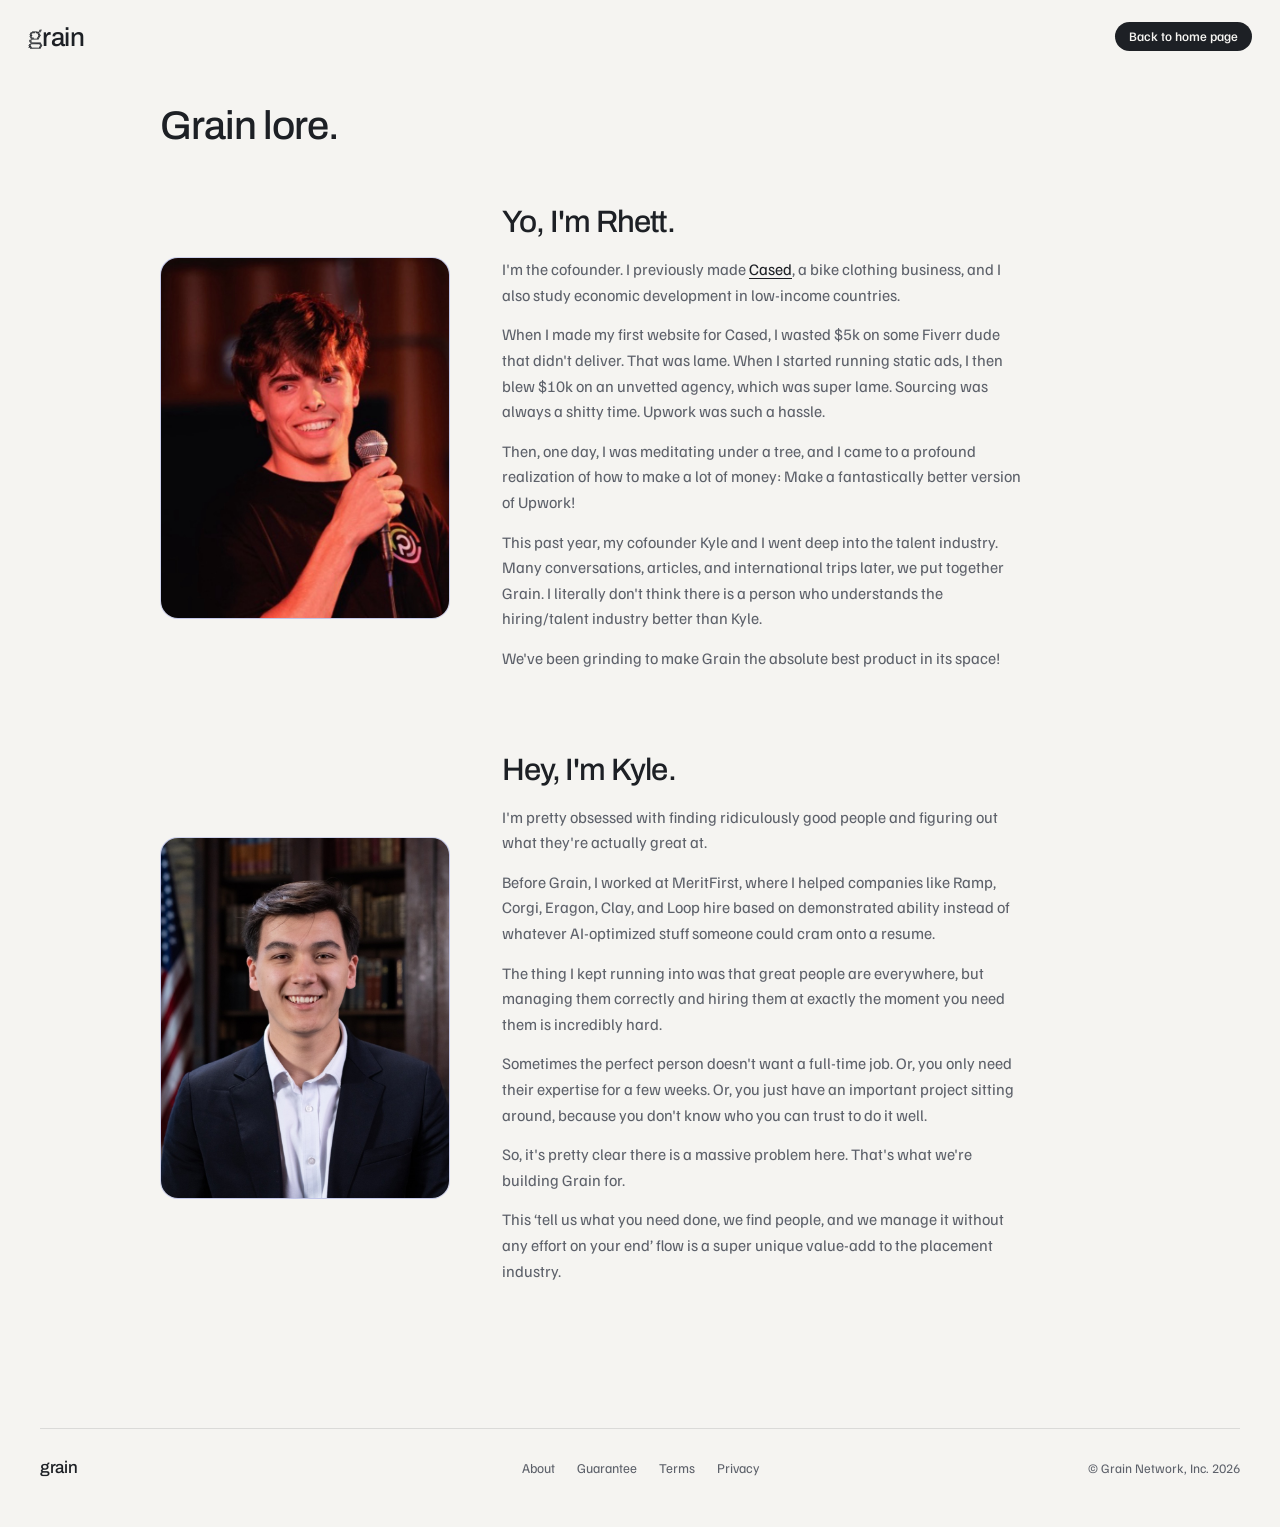
<file: about.html>
<!doctype html>
<html lang="en">
<head>
<meta charset="utf-8">
<meta name="viewport" content="width=device-width, initial-scale=1">
<title>Grain lore · Grain</title>
<meta name="description" content="Who is behind Grain and why it exists.">
<link rel="preconnect" href="https://fonts.googleapis.com">
<link href="https://fonts.googleapis.com/css2?family=Archivo:wght@400;500;600&family=Familjen+Grotesk:wght@400;500;600&family=IBM+Plex+Mono:wght@400;500&display=swap" rel="stylesheet">
<link rel="stylesheet" href="/pages.css">
<script src="/wordmark.js" defer></script>
</head>
<body>
<div class="wrap">
  <header class="top">
    <a class="wm" href="/"><span class="gslot"><span class="ghost">g</span></span>rain</a>
    <a class="top-cta" href="/">Back to home page</a>
  </header>
</div>
<main>
<section class="founder-sec" id="why">
  <div class="wrap">
    <h1 class="about-title">Grain lore.</h1>
    <div class="founder">
      <div class="founder-photo cover">
        <img src="founder.jpg" alt="Rhett Jones, founder of Grain"
             onerror="this.closest('.founder-photo').classList.add('noimg')">
        <span class="founder-fallback">RJ</span>
      </div>
      <div class="founder-body">
        <h2>Yo, I'm Rhett.</h2>
        <p>I'm the cofounder. I previously made <a class="lore-link" href="https://www.ridecased.com" target="_blank" rel="noopener">Cased</a>, a bike clothing business, and I also study economic development in low-income countries.</p><p>When I made my first website for Cased, I wasted $5k on some Fiverr dude that didn't deliver. That was lame. When I started running static ads, I then blew $10k on an unvetted agency, which was super lame. Sourcing was always a shitty time. Upwork was such a hassle.</p><p>Then, one day, I was meditating under a tree, and I came to a profound realization of how to make a lot of money: Make a fantastically better version of Upwork!</p><p>This past year, my cofounder Kyle and I went deep into the talent industry. Many conversations, articles, and international trips later, we put together Grain. I literally don't think there is a person who understands the hiring/talent industry better than Kyle.</p><p>We've been grinding to make Grain the absolute best product in its space!</p>
              </div>
    </div>
    <div class="founder">
      <div class="founder-photo cover">
        <img src="kyle.jpg" alt="Kyle Choy, cofounder of Grain"
             onerror="this.closest('.founder-photo').classList.add('noimg')">
        <span class="founder-fallback">KC</span>
      </div>
      <div class="founder-body">
        <h2>Hey, I'm Kyle.</h2>
        <p>I'm pretty obsessed with finding ridiculously good people and figuring out what they're actually great at.</p>
        <p>Before Grain, I worked at MeritFirst, where I helped companies like Ramp, Corgi, Eragon, Clay, and Loop hire based on demonstrated ability instead of whatever AI-optimized stuff someone could cram onto a resume.</p>
        <p>The thing I kept running into was that great people are everywhere, but managing them correctly and hiring them at exactly the moment you need them is incredibly hard.</p>
        <p>Sometimes the perfect person doesn't want a full-time job. Or, you only need their expertise for a few weeks. Or, you just have an important project sitting around, because you don't know who you can trust to do it well.</p>
        <p>So, it's pretty clear there is a massive problem here. That's what we're building Grain for.</p>
        <p>This &lsquo;tell us what you need done, we find people, and we manage it without any effort on your end&rsquo; flow is a super unique value-add to the placement industry.</p>
      </div>
    </div>
  </div>
</section>


<!-- The explainer film. Parked until the film is cut: remove the hidden attribute to show it. -->
<section class="body-sec" hidden>
  <div class="wash"></div><div class="fielddots"></div><div class="noise"></div>

  <div class="wrap">
    <div class="steps-belt" id="how">
      <div class="sec-head" style="padding-top:0;">
        <h2 class="rv rv2">Two minutes on how Grain works</h2>
      </div>

      <div class="vid rv rv2">
        <div class="vid-frame">
          <!-- replace this block with the embed once the film is cut -->
          <div class="vid-ph">
            <button class="vid-play" type="button" aria-label="Play the explainer video">
              <svg viewBox="0 0 24 24" width="26" height="26" aria-hidden="true"><path d="M8 5.2v13.6L19 12z" fill="currentColor"/></svg>
            </button>
            <span class="vid-meta">2:04 · coming soon</span>
          </div>
        </div>
        <div class="vid-script">
          <p class="vid-script-label">Transcript:</p>
          <p class="vid-soon">Coming soon</p>
        </div>
      </div>
    </div>

  </div>
</section>


</main>
<footer>
  <div class="wrap">
    <div class="foot-row">
      <span class="wm">grain</span>
      <nav class="foot-nav" aria-label="Site">
        <a href="/about">About</a><a href="/guarantee">Guarantee</a><a href="/terms">Terms</a><a href="/privacy">Privacy</a>
      </nav>
      <span class="legal">&copy; Grain Network, Inc. 2026</span>
    </div>
  </div>
</footer>
</body>
</html>
</file>
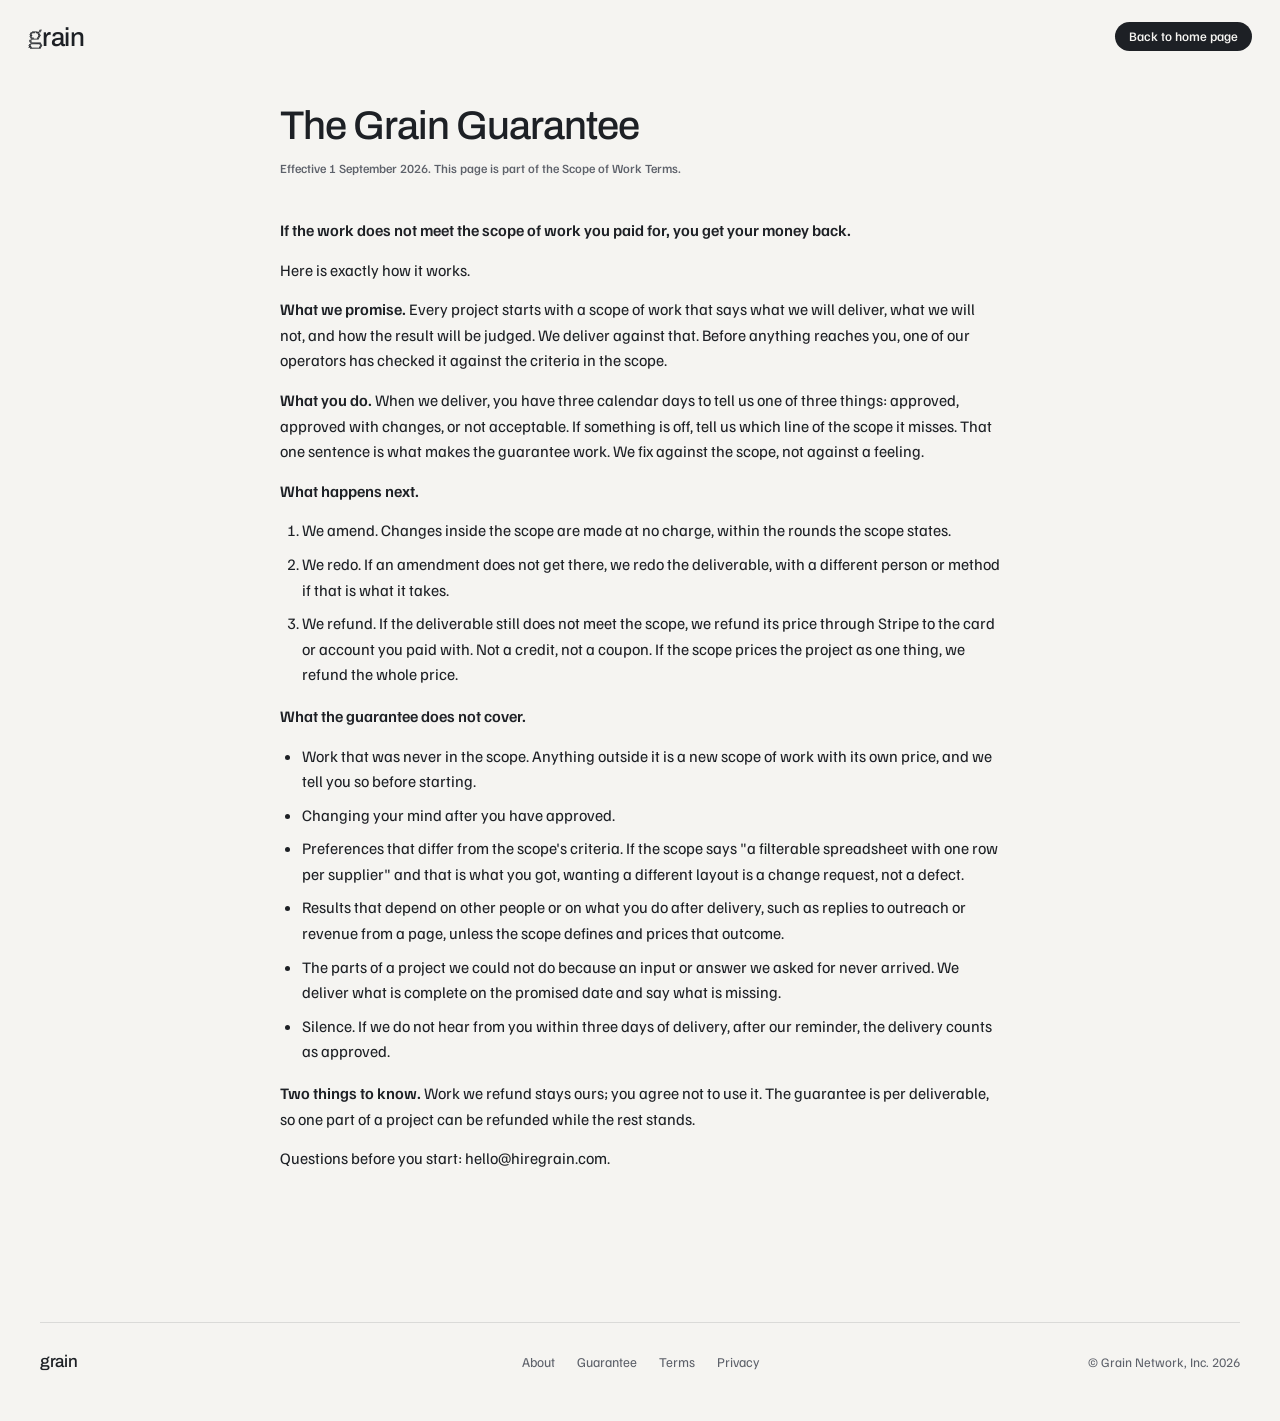
<file: guarantee.html>
<!doctype html>
<html lang="en">
<head>
<meta charset="utf-8">
<meta name="viewport" content="width=device-width, initial-scale=1">
<title>The Grain Guarantee · Grain</title>
<meta name="description" content="If the work does not meet the scope of work you paid for, you get your money back.">
<link rel="preconnect" href="https://fonts.googleapis.com">
<link href="https://fonts.googleapis.com/css2?family=Archivo:wght@400;500;600&family=Familjen+Grotesk:wght@400;500;600&family=IBM+Plex+Mono:wght@400;500&display=swap" rel="stylesheet">
<link rel="stylesheet" href="/pages.css">
<script src="/wordmark.js" defer></script>
</head>
<body>
<div class="wrap">
  <header class="top">
    <a class="wm" href="/"><span class="gslot"><span class="ghost">g</span></span>rain</a>
    <a class="top-cta" href="/">Back to home page</a>
  </header>
</div>
<main class="wrap"><article class="doc"><h1>The Grain Guarantee</h1>
<span class="version">Effective 1 September 2026. This page is part of the Scope of Work Terms.</span>
<p><strong>If the work does not meet the scope of work you paid for, you get your money back.</strong></p>
<p>Here is exactly how it works.</p>
<p><strong>What we promise.</strong> Every project starts with a scope of work that says what we will deliver, what we will not, and how the result will be judged. We deliver against that. Before anything reaches you, one of our operators has checked it against the criteria in the scope.</p>
<p><strong>What you do.</strong> When we deliver, you have three calendar days to tell us one of three things: approved, approved with changes, or not acceptable. If something is off, tell us which line of the scope it misses. That one sentence is what makes the guarantee work. We fix against the scope, not against a feeling.</p>
<p><strong>What happens next.</strong></p>
<ol><li>We amend. Changes inside the scope are made at no charge, within the rounds the scope states.</li><li>We redo. If an amendment does not get there, we redo the deliverable, with a different person or method if that is what it takes.</li><li>We refund. If the deliverable still does not meet the scope, we refund its price through Stripe to the card or account you paid with. Not a credit, not a coupon. If the scope prices the project as one thing, we refund the whole price.</li></ol>
<p><strong>What the guarantee does not cover.</strong></p>
<ul><li>Work that was never in the scope. Anything outside it is a new scope of work with its own price, and we tell you so before starting.</li><li>Changing your mind after you have approved.</li><li>Preferences that differ from the scope's criteria. If the scope says "a filterable spreadsheet with one row per supplier" and that is what you got, wanting a different layout is a change request, not a defect.</li><li>Results that depend on other people or on what you do after delivery, such as replies to outreach or revenue from a page, unless the scope defines and prices that outcome.</li><li>The parts of a project we could not do because an input or answer we asked for never arrived. We deliver what is complete on the promised date and say what is missing.</li><li>Silence. If we do not hear from you within three days of delivery, after our reminder, the delivery counts as approved.</li></ul>
<p><strong>Two things to know.</strong> Work we refund stays ours; you agree not to use it. The guarantee is per deliverable, so one part of a project can be refunded while the rest stands.</p>
<p>Questions before you start: hello@hiregrain.com.</p></article></main>
<footer>
  <div class="wrap">
    <div class="foot-row">
      <span class="wm">grain</span>
      <nav class="foot-nav" aria-label="Site">
        <a href="/about">About</a><a href="/guarantee">Guarantee</a><a href="/terms">Terms</a><a href="/privacy">Privacy</a>
      </nav>
      <span class="legal">&copy; Grain Network, Inc. 2026</span>
    </div>
  </div>
</footer>
</body>
</html>
</file>
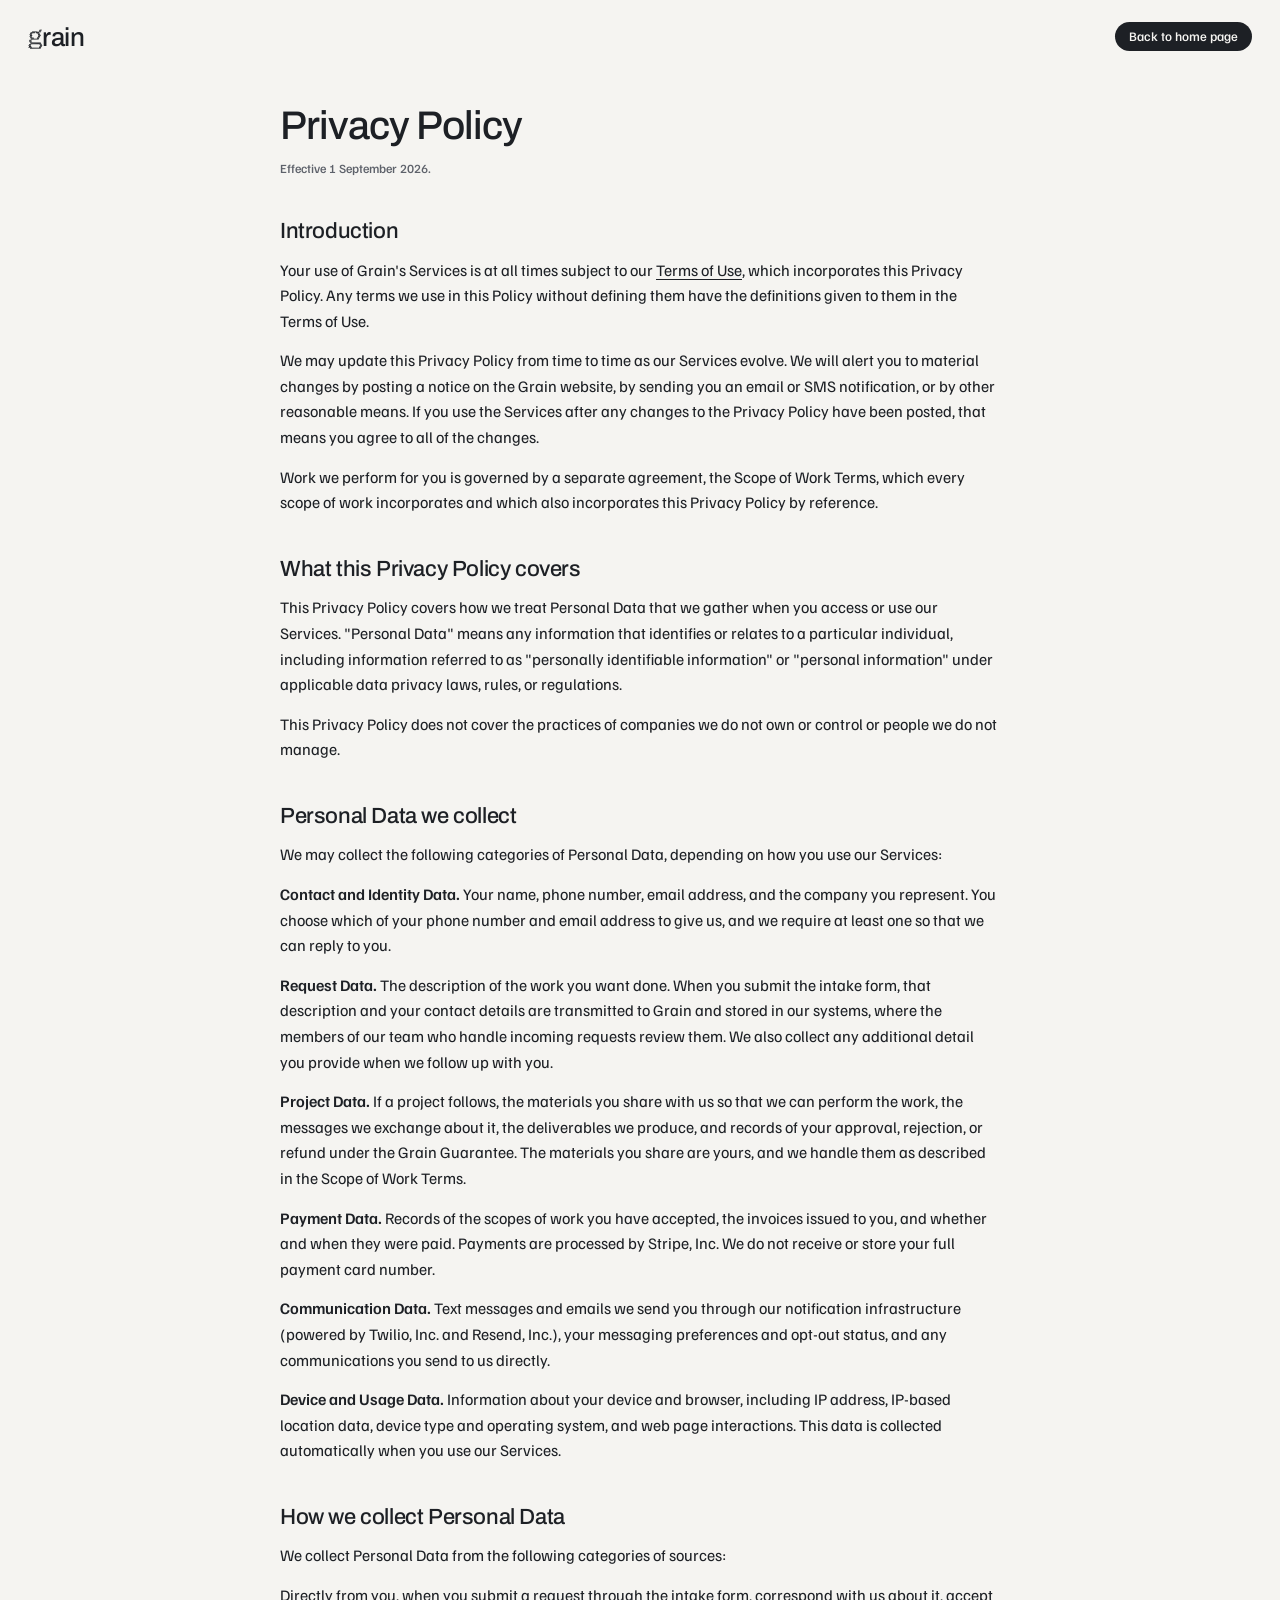
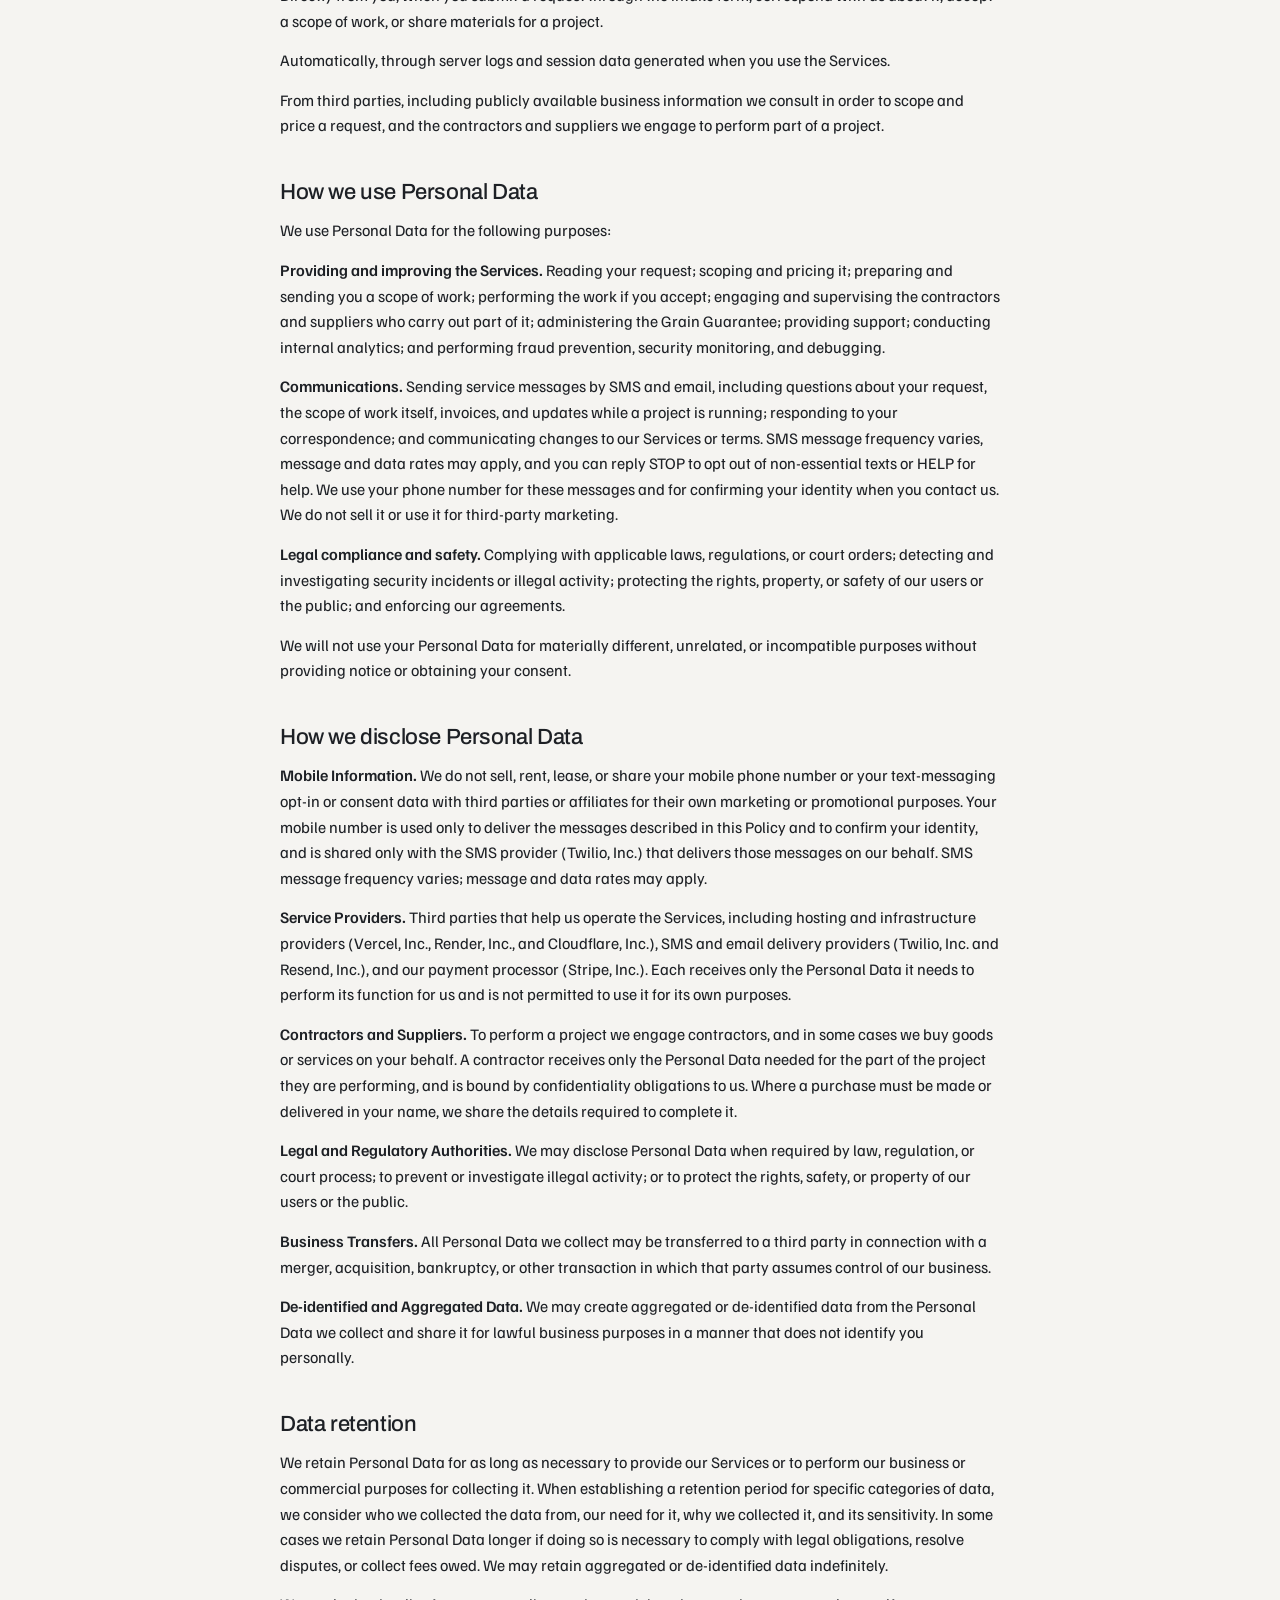
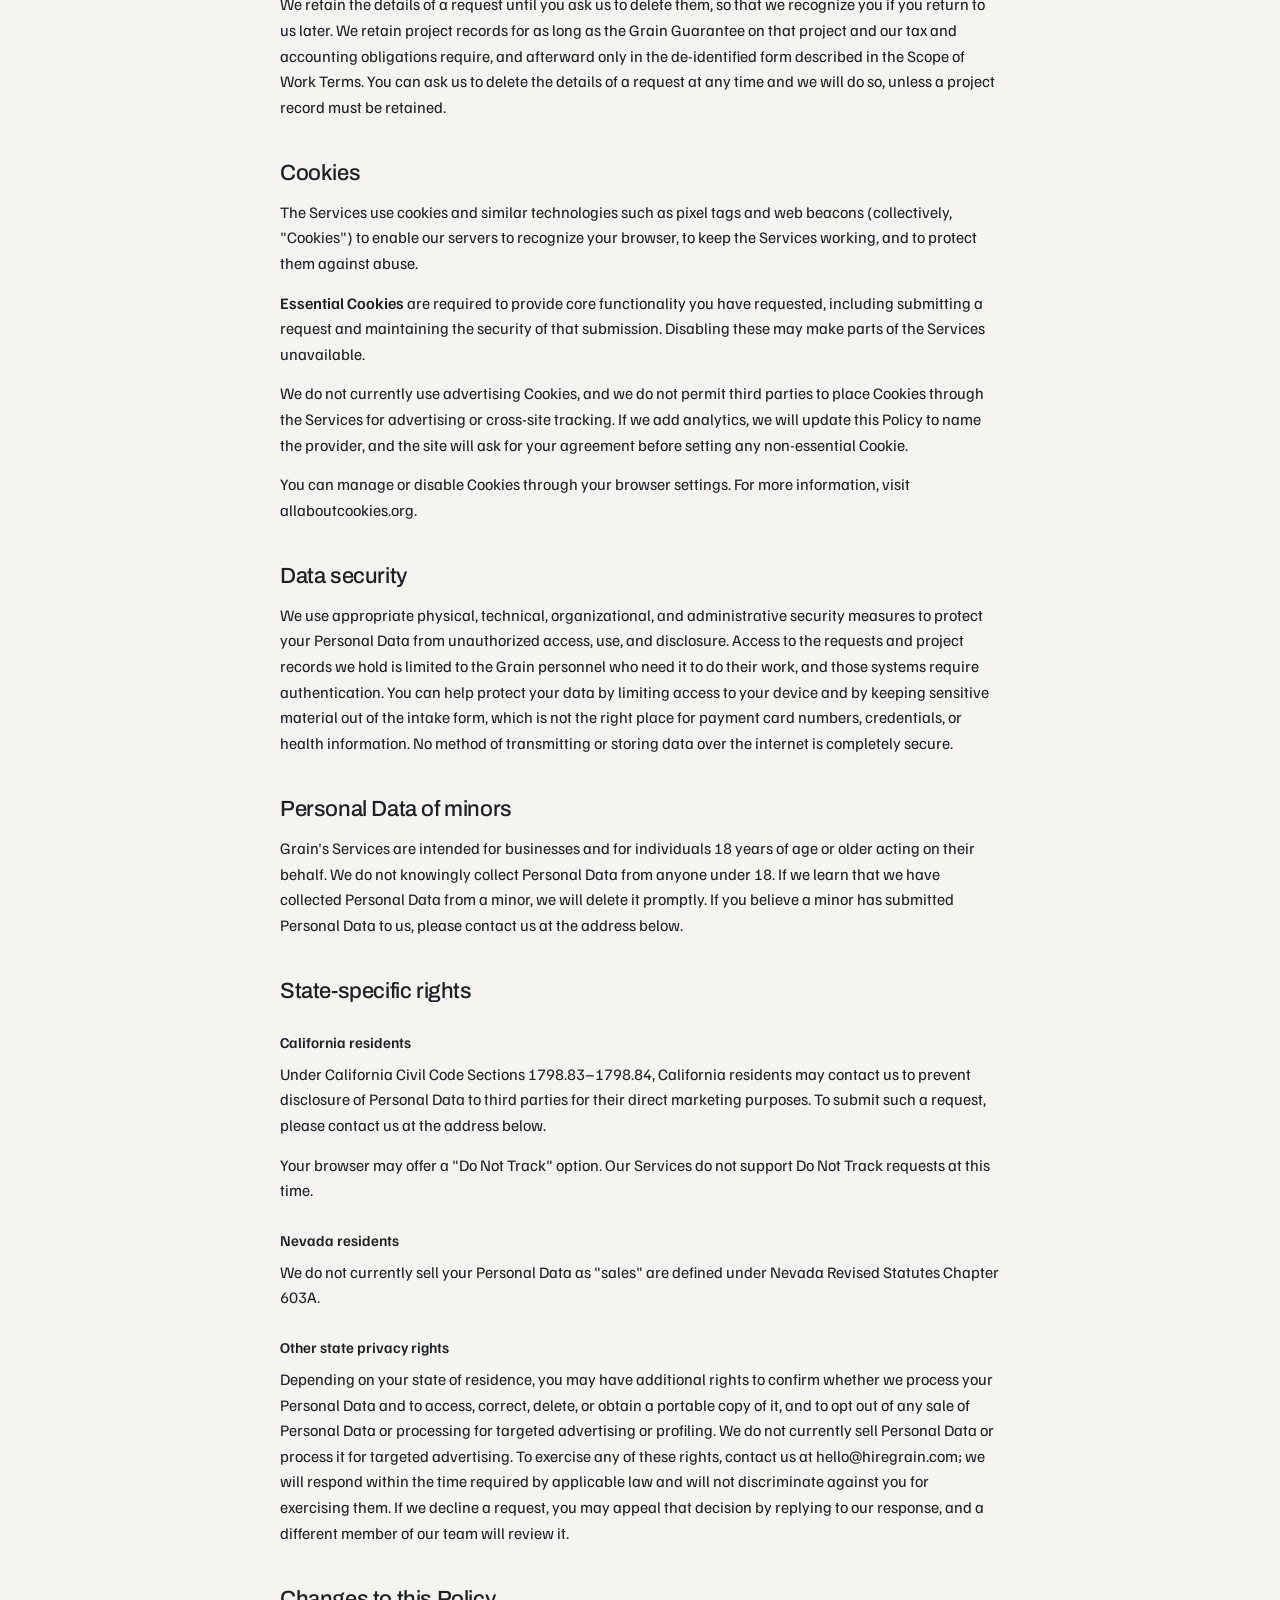
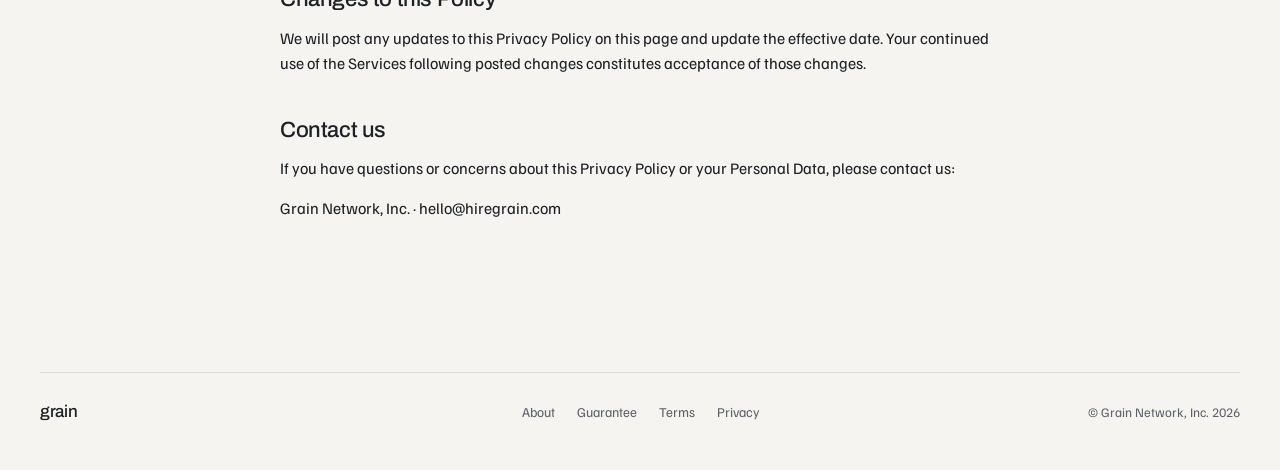
<file: privacy.html>
<!doctype html>
<html lang="en">
<head>
<meta charset="utf-8">
<meta name="viewport" content="width=device-width, initial-scale=1">
<title>Privacy Policy · Grain</title>
<meta name="description" content="What Personal Data Grain collects through hiregrain.com, how we use it, and who we disclose it to.">
<link rel="preconnect" href="https://fonts.googleapis.com">
<link href="https://fonts.googleapis.com/css2?family=Archivo:wght@400;500;600&family=Familjen+Grotesk:wght@400;500;600&family=IBM+Plex+Mono:wght@400;500&display=swap" rel="stylesheet">
<link rel="stylesheet" href="/pages.css">
<script src="/wordmark.js" defer></script>
</head>
<body>
<div class="wrap">
  <header class="top">
    <a class="wm" href="/"><span class="gslot"><span class="ghost">g</span></span>rain</a>
    <a class="top-cta" href="/">Back to home page</a>
  </header>
</div>
<main class="wrap"><article class="doc"><h1>Privacy Policy</h1>
<span class="version">Effective 1 September 2026.</span>

<h2>Introduction</h2>
<p>Your use of Grain's Services is at all times subject to our <a href="/terms">Terms of Use</a>, which incorporates this Privacy Policy. Any terms we use in this Policy without defining them have the definitions given to them in the Terms of Use.</p>
<p>We may update this Privacy Policy from time to time as our Services evolve. We will alert you to material changes by posting a notice on the Grain website, by sending you an email or SMS notification, or by other reasonable means. If you use the Services after any changes to the Privacy Policy have been posted, that means you agree to all of the changes.</p>
<p>Work we perform for you is governed by a separate agreement, the Scope of Work Terms, which every scope of work incorporates and which also incorporates this Privacy Policy by reference.</p>

<h2>What this Privacy Policy covers</h2>
<p>This Privacy Policy covers how we treat Personal Data that we gather when you access or use our Services. "Personal Data" means any information that identifies or relates to a particular individual, including information referred to as "personally identifiable information" or "personal information" under applicable data privacy laws, rules, or regulations.</p>
<p>This Privacy Policy does not cover the practices of companies we do not own or control or people we do not manage.</p>

<h2>Personal Data we collect</h2>
<p>We may collect the following categories of Personal Data, depending on how you use our Services:</p>
<p><strong>Contact and Identity Data.</strong> Your name, phone number, email address, and the company you represent. You choose which of your phone number and email address to give us, and we require at least one so that we can reply to you.</p>
<p><strong>Request Data.</strong> The description of the work you want done. When you submit the intake form, that description and your contact details are transmitted to Grain and stored in our systems, where the members of our team who handle incoming requests review them. We also collect any additional detail you provide when we follow up with you.</p>
<p><strong>Project Data.</strong> If a project follows, the materials you share with us so that we can perform the work, the messages we exchange about it, the deliverables we produce, and records of your approval, rejection, or refund under the Grain Guarantee. The materials you share are yours, and we handle them as described in the Scope of Work Terms.</p>
<p><strong>Payment Data.</strong> Records of the scopes of work you have accepted, the invoices issued to you, and whether and when they were paid. Payments are processed by Stripe, Inc. We do not receive or store your full payment card number.</p>
<p><strong>Communication Data.</strong> Text messages and emails we send you through our notification infrastructure (powered by Twilio, Inc. and Resend, Inc.), your messaging preferences and opt-out status, and any communications you send to us directly.</p>
<p><strong>Device and Usage Data.</strong> Information about your device and browser, including IP address, IP-based location data, device type and operating system, and web page interactions. This data is collected automatically when you use our Services.</p>

<h2>How we collect Personal Data</h2>
<p>We collect Personal Data from the following categories of sources:</p>
<p>Directly from you, when you submit a request through the intake form, correspond with us about it, accept a scope of work, or share materials for a project.</p>
<p>Automatically, through server logs and session data generated when you use the Services.</p>
<p>From third parties, including publicly available business information we consult in order to scope and price a request, and the contractors and suppliers we engage to perform part of a project.</p>

<h2>How we use Personal Data</h2>
<p>We use Personal Data for the following purposes:</p>
<p><strong>Providing and improving the Services.</strong> Reading your request; scoping and pricing it; preparing and sending you a scope of work; performing the work if you accept; engaging and supervising the contractors and suppliers who carry out part of it; administering the Grain Guarantee; providing support; conducting internal analytics; and performing fraud prevention, security monitoring, and debugging.</p>
<p><strong>Communications.</strong> Sending service messages by SMS and email, including questions about your request, the scope of work itself, invoices, and updates while a project is running; responding to your correspondence; and communicating changes to our Services or terms. SMS message frequency varies, message and data rates may apply, and you can reply STOP to opt out of non-essential texts or HELP for help. We use your phone number for these messages and for confirming your identity when you contact us. We do not sell it or use it for third-party marketing.</p>
<p><strong>Legal compliance and safety.</strong> Complying with applicable laws, regulations, or court orders; detecting and investigating security incidents or illegal activity; protecting the rights, property, or safety of our users or the public; and enforcing our agreements.</p>
<p>We will not use your Personal Data for materially different, unrelated, or incompatible purposes without providing notice or obtaining your consent.</p>

<h2>How we disclose Personal Data</h2>
<p><strong>Mobile Information.</strong> We do not sell, rent, lease, or share your mobile phone number or your text-messaging opt-in or consent data with third parties or affiliates for their own marketing or promotional purposes. Your mobile number is used only to deliver the messages described in this Policy and to confirm your identity, and is shared only with the SMS provider (Twilio, Inc.) that delivers those messages on our behalf. SMS message frequency varies; message and data rates may apply.</p>
<p><strong>Service Providers.</strong> Third parties that help us operate the Services, including hosting and infrastructure providers (Vercel, Inc., Render, Inc., and Cloudflare, Inc.), SMS and email delivery providers (Twilio, Inc. and Resend, Inc.), and our payment processor (Stripe, Inc.). Each receives only the Personal Data it needs to perform its function for us and is not permitted to use it for its own purposes.</p>
<p><strong>Contractors and Suppliers.</strong> To perform a project we engage contractors, and in some cases we buy goods or services on your behalf. A contractor receives only the Personal Data needed for the part of the project they are performing, and is bound by confidentiality obligations to us. Where a purchase must be made or delivered in your name, we share the details required to complete it.</p>
<p><strong>Legal and Regulatory Authorities.</strong> We may disclose Personal Data when required by law, regulation, or court process; to prevent or investigate illegal activity; or to protect the rights, safety, or property of our users or the public.</p>
<p><strong>Business Transfers.</strong> All Personal Data we collect may be transferred to a third party in connection with a merger, acquisition, bankruptcy, or other transaction in which that party assumes control of our business.</p>
<p><strong>De-identified and Aggregated Data.</strong> We may create aggregated or de-identified data from the Personal Data we collect and share it for lawful business purposes in a manner that does not identify you personally.</p>

<h2>Data retention</h2>
<p>We retain Personal Data for as long as necessary to provide our Services or to perform our business or commercial purposes for collecting it. When establishing a retention period for specific categories of data, we consider who we collected the data from, our need for it, why we collected it, and its sensitivity. In some cases we retain Personal Data longer if doing so is necessary to comply with legal obligations, resolve disputes, or collect fees owed. We may retain aggregated or de-identified data indefinitely.</p>
<p>We retain the details of a request until you ask us to delete them, so that we recognize you if you return to us later. We retain project records for as long as the Grain Guarantee on that project and our tax and accounting obligations require, and afterward only in the de-identified form described in the Scope of Work Terms. You can ask us to delete the details of a request at any time and we will do so, unless a project record must be retained.</p>

<h2>Cookies</h2>
<p>The Services use cookies and similar technologies such as pixel tags and web beacons (collectively, "Cookies") to enable our servers to recognize your browser, to keep the Services working, and to protect them against abuse.</p>
<p><strong>Essential Cookies</strong> are required to provide core functionality you have requested, including submitting a request and maintaining the security of that submission. Disabling these may make parts of the Services unavailable.</p>
<p>We do not currently use advertising Cookies, and we do not permit third parties to place Cookies through the Services for advertising or cross-site tracking. If we add analytics, we will update this Policy to name the provider, and the site will ask for your agreement before setting any non-essential Cookie.</p>
<p>You can manage or disable Cookies through your browser settings. For more information, visit allaboutcookies.org.</p>

<h2>Data security</h2>
<p>We use appropriate physical, technical, organizational, and administrative security measures to protect your Personal Data from unauthorized access, use, and disclosure. Access to the requests and project records we hold is limited to the Grain personnel who need it to do their work, and those systems require authentication. You can help protect your data by limiting access to your device and by keeping sensitive material out of the intake form, which is not the right place for payment card numbers, credentials, or health information. No method of transmitting or storing data over the internet is completely secure.</p>

<h2>Personal Data of minors</h2>
<p>Grain's Services are intended for businesses and for individuals 18 years of age or older acting on their behalf. We do not knowingly collect Personal Data from anyone under 18. If we learn that we have collected Personal Data from a minor, we will delete it promptly. If you believe a minor has submitted Personal Data to us, please contact us at the address below.</p>

<h2>State-specific rights</h2>
<h3>California residents</h3>
<p>Under California Civil Code Sections 1798.83&ndash;1798.84, California residents may contact us to prevent disclosure of Personal Data to third parties for their direct marketing purposes. To submit such a request, please contact us at the address below.</p>
<p>Your browser may offer a "Do Not Track" option. Our Services do not support Do Not Track requests at this time.</p>
<h3>Nevada residents</h3>
<p>We do not currently sell your Personal Data as "sales" are defined under Nevada Revised Statutes Chapter 603A.</p>
<h3>Other state privacy rights</h3>
<p>Depending on your state of residence, you may have additional rights to confirm whether we process your Personal Data and to access, correct, delete, or obtain a portable copy of it, and to opt out of any sale of Personal Data or processing for targeted advertising or profiling. We do not currently sell Personal Data or process it for targeted advertising. To exercise any of these rights, contact us at hello@hiregrain.com; we will respond within the time required by applicable law and will not discriminate against you for exercising them. If we decline a request, you may appeal that decision by replying to our response, and a different member of our team will review it.</p>

<h2>Changes to this Policy</h2>
<p>We will post any updates to this Privacy Policy on this page and update the effective date. Your continued use of the Services following posted changes constitutes acceptance of those changes.</p>

<h2>Contact us</h2>
<p>If you have questions or concerns about this Privacy Policy or your Personal Data, please contact us:</p>
<p>Grain Network, Inc. &middot; hello@hiregrain.com</p></article></main>
<footer>
  <div class="wrap">
    <div class="foot-row">
      <span class="wm">grain</span>
      <nav class="foot-nav" aria-label="Site">
        <a href="/about">About</a><a href="/guarantee">Guarantee</a><a href="/terms">Terms</a><a href="/privacy">Privacy</a>
      </nav>
      <span class="legal">&copy; Grain Network, Inc. 2026</span>
    </div>
  </div>
</footer>
</body>
</html>
</file>
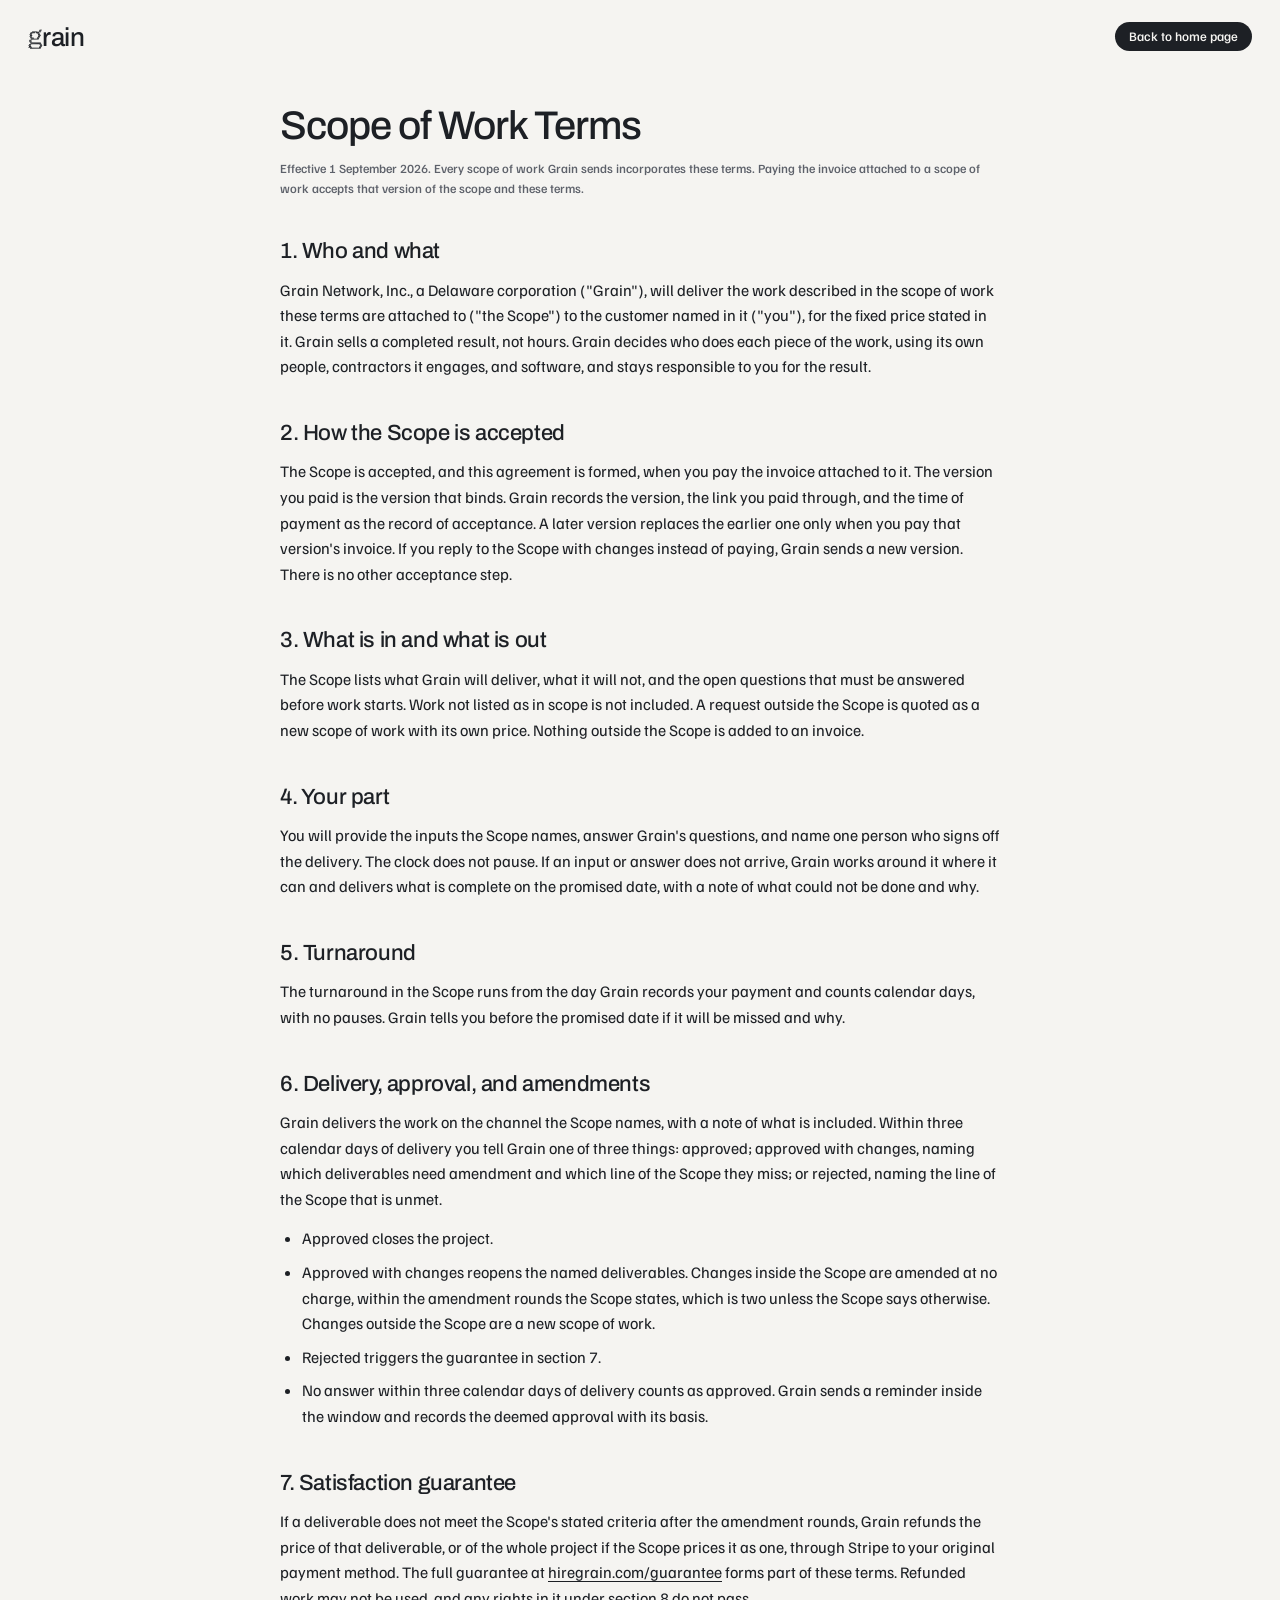
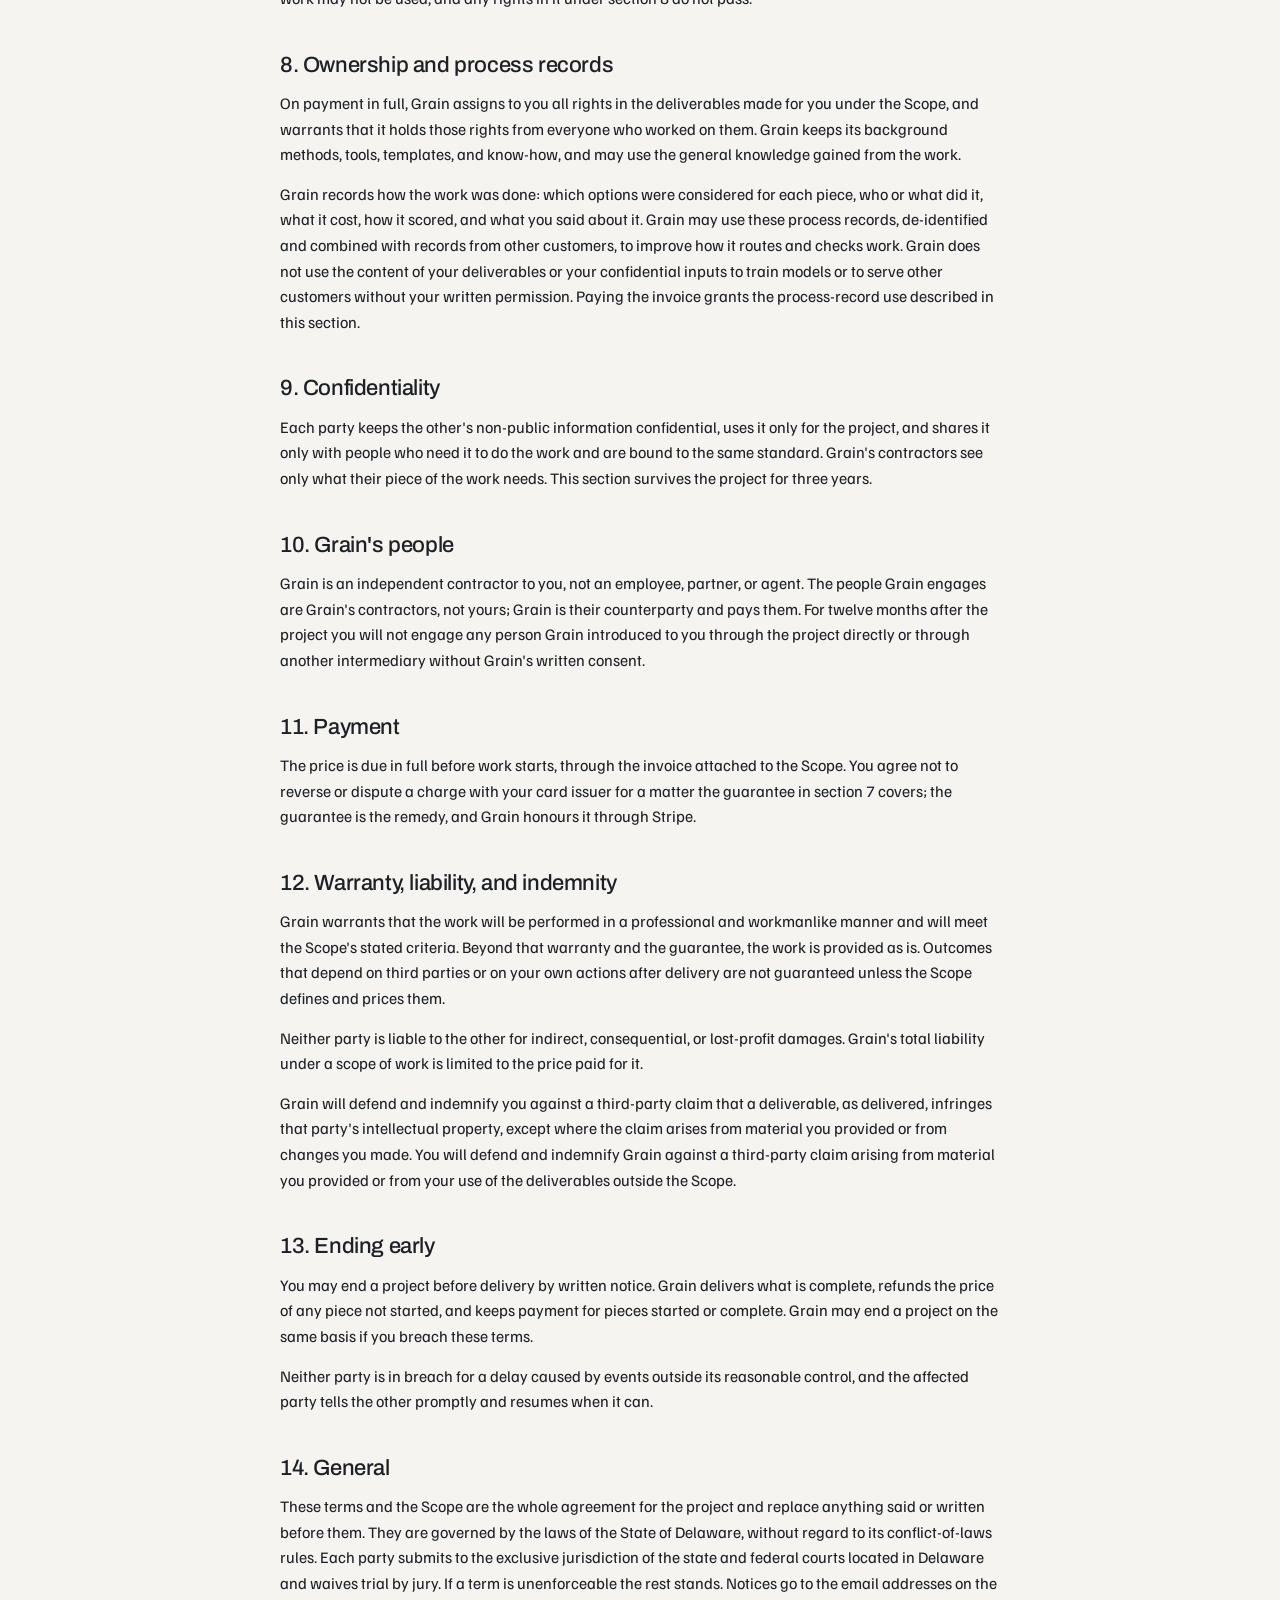
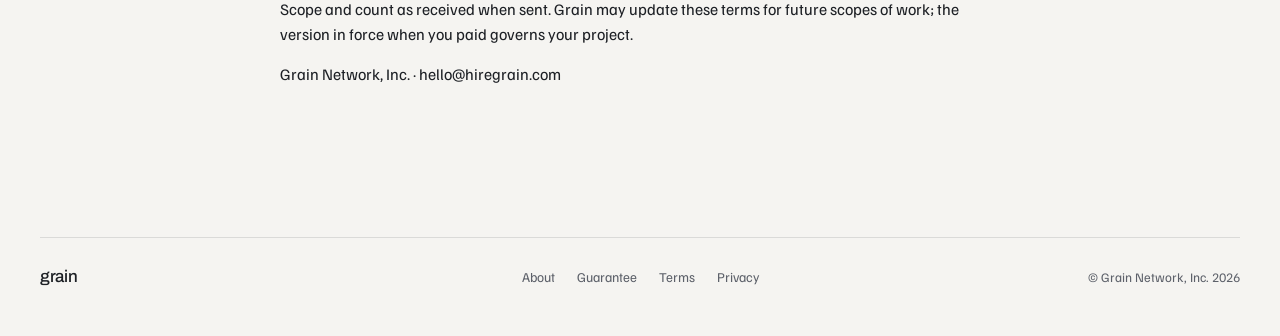
<file: scope-of-work-terms.html>
<!doctype html>
<html lang="en">
<head>
<meta charset="utf-8">
<meta name="viewport" content="width=device-width, initial-scale=1">
<title>Scope of Work Terms · Grain</title>
<meta name="description" content="The terms every Grain scope of work incorporates.">
<link rel="preconnect" href="https://fonts.googleapis.com">
<link href="https://fonts.googleapis.com/css2?family=Archivo:wght@400;500;600&family=Familjen+Grotesk:wght@400;500;600&family=IBM+Plex+Mono:wght@400;500&display=swap" rel="stylesheet">
<link rel="stylesheet" href="/pages.css">
<script src="/wordmark.js" defer></script>
</head>
<body>
<div class="wrap">
  <header class="top">
    <a class="wm" href="/"><span class="gslot"><span class="ghost">g</span></span>rain</a>
    <a class="top-cta" href="/">Back to home page</a>
  </header>
</div>
<main class="wrap"><article class="doc"><h1>Scope of Work Terms</h1>
<span class="version">Effective 1 September 2026. Every scope of work Grain sends incorporates these terms. Paying the invoice attached to a scope of work accepts that version of the scope and these terms.</span>
<h2>1. Who and what</h2>
<p>Grain Network, Inc., a Delaware corporation ("Grain"), will deliver the work described in the scope of work these terms are attached to ("the Scope") to the customer named in it ("you"), for the fixed price stated in it. Grain sells a completed result, not hours. Grain decides who does each piece of the work, using its own people, contractors it engages, and software, and stays responsible to you for the result.</p>
<h2>2. How the Scope is accepted</h2>
<p>The Scope is accepted, and this agreement is formed, when you pay the invoice attached to it. The version you paid is the version that binds. Grain records the version, the link you paid through, and the time of payment as the record of acceptance. A later version replaces the earlier one only when you pay that version's invoice. If you reply to the Scope with changes instead of paying, Grain sends a new version. There is no other acceptance step.</p>
<h2>3. What is in and what is out</h2>
<p>The Scope lists what Grain will deliver, what it will not, and the open questions that must be answered before work starts. Work not listed as in scope is not included. A request outside the Scope is quoted as a new scope of work with its own price. Nothing outside the Scope is added to an invoice.</p>
<h2>4. Your part</h2>
<p>You will provide the inputs the Scope names, answer Grain's questions, and name one person who signs off the delivery. The clock does not pause. If an input or answer does not arrive, Grain works around it where it can and delivers what is complete on the promised date, with a note of what could not be done and why.</p>
<h2>5. Turnaround</h2>
<p>The turnaround in the Scope runs from the day Grain records your payment and counts calendar days, with no pauses. Grain tells you before the promised date if it will be missed and why.</p>
<h2>6. Delivery, approval, and amendments</h2>
<p>Grain delivers the work on the channel the Scope names, with a note of what is included. Within three calendar days of delivery you tell Grain one of three things: approved; approved with changes, naming which deliverables need amendment and which line of the Scope they miss; or rejected, naming the line of the Scope that is unmet.</p>
<ul><li>Approved closes the project.</li><li>Approved with changes reopens the named deliverables. Changes inside the Scope are amended at no charge, within the amendment rounds the Scope states, which is two unless the Scope says otherwise. Changes outside the Scope are a new scope of work.</li><li>Rejected triggers the guarantee in section 7.</li><li>No answer within three calendar days of delivery counts as approved. Grain sends a reminder inside the window and records the deemed approval with its basis.</li></ul>
<h2>7. Satisfaction guarantee</h2>
<p>If a deliverable does not meet the Scope's stated criteria after the amendment rounds, Grain refunds the price of that deliverable, or of the whole project if the Scope prices it as one, through Stripe to your original payment method. The full guarantee at <a href="/guarantee">hiregrain.com/guarantee</a> forms part of these terms. Refunded work may not be used, and any rights in it under section 8 do not pass.</p>
<h2>8. Ownership and process records</h2>
<p>On payment in full, Grain assigns to you all rights in the deliverables made for you under the Scope, and warrants that it holds those rights from everyone who worked on them. Grain keeps its background methods, tools, templates, and know-how, and may use the general knowledge gained from the work.</p>
<p>Grain records how the work was done: which options were considered for each piece, who or what did it, what it cost, how it scored, and what you said about it. Grain may use these process records, de-identified and combined with records from other customers, to improve how it routes and checks work. Grain does not use the content of your deliverables or your confidential inputs to train models or to serve other customers without your written permission. Paying the invoice grants the process-record use described in this section.</p>
<h2>9. Confidentiality</h2>
<p>Each party keeps the other's non-public information confidential, uses it only for the project, and shares it only with people who need it to do the work and are bound to the same standard. Grain's contractors see only what their piece of the work needs. This section survives the project for three years.</p>
<h2>10. Grain's people</h2>
<p>Grain is an independent contractor to you, not an employee, partner, or agent. The people Grain engages are Grain's contractors, not yours; Grain is their counterparty and pays them. For twelve months after the project you will not engage any person Grain introduced to you through the project directly or through another intermediary without Grain's written consent.</p>
<h2>11. Payment</h2>
<p>The price is due in full before work starts, through the invoice attached to the Scope. You agree not to reverse or dispute a charge with your card issuer for a matter the guarantee in section 7 covers; the guarantee is the remedy, and Grain honours it through Stripe.</p>
<h2>12. Warranty, liability, and indemnity</h2>
<p>Grain warrants that the work will be performed in a professional and workmanlike manner and will meet the Scope's stated criteria. Beyond that warranty and the guarantee, the work is provided as is. Outcomes that depend on third parties or on your own actions after delivery are not guaranteed unless the Scope defines and prices them.</p>
<p>Neither party is liable to the other for indirect, consequential, or lost-profit damages. Grain's total liability under a scope of work is limited to the price paid for it.</p>
<p>Grain will defend and indemnify you against a third-party claim that a deliverable, as delivered, infringes that party's intellectual property, except where the claim arises from material you provided or from changes you made. You will defend and indemnify Grain against a third-party claim arising from material you provided or from your use of the deliverables outside the Scope.</p>
<h2>13. Ending early</h2>
<p>You may end a project before delivery by written notice. Grain delivers what is complete, refunds the price of any piece not started, and keeps payment for pieces started or complete. Grain may end a project on the same basis if you breach these terms.</p>
<p>Neither party is in breach for a delay caused by events outside its reasonable control, and the affected party tells the other promptly and resumes when it can.</p>
<h2>14. General</h2>
<p>These terms and the Scope are the whole agreement for the project and replace anything said or written before them. They are governed by the laws of the State of Delaware, without regard to its conflict-of-laws rules. Each party submits to the exclusive jurisdiction of the state and federal courts located in Delaware and waives trial by jury. If a term is unenforceable the rest stands. Notices go to the email addresses on the Scope and count as received when sent. Grain may update these terms for future scopes of work; the version in force when you paid governs your project.</p>
<p>Grain Network, Inc. · hello@hiregrain.com</p></article></main>
<footer>
  <div class="wrap">
    <div class="foot-row">
      <span class="wm">grain</span>
      <nav class="foot-nav" aria-label="Site">
        <a href="/about">About</a><a href="/guarantee">Guarantee</a><a href="/terms">Terms</a><a href="/privacy">Privacy</a>
      </nav>
      <span class="legal">&copy; Grain Network, Inc. 2026</span>
    </div>
  </div>
</footer>
</body>
</html>
</file>
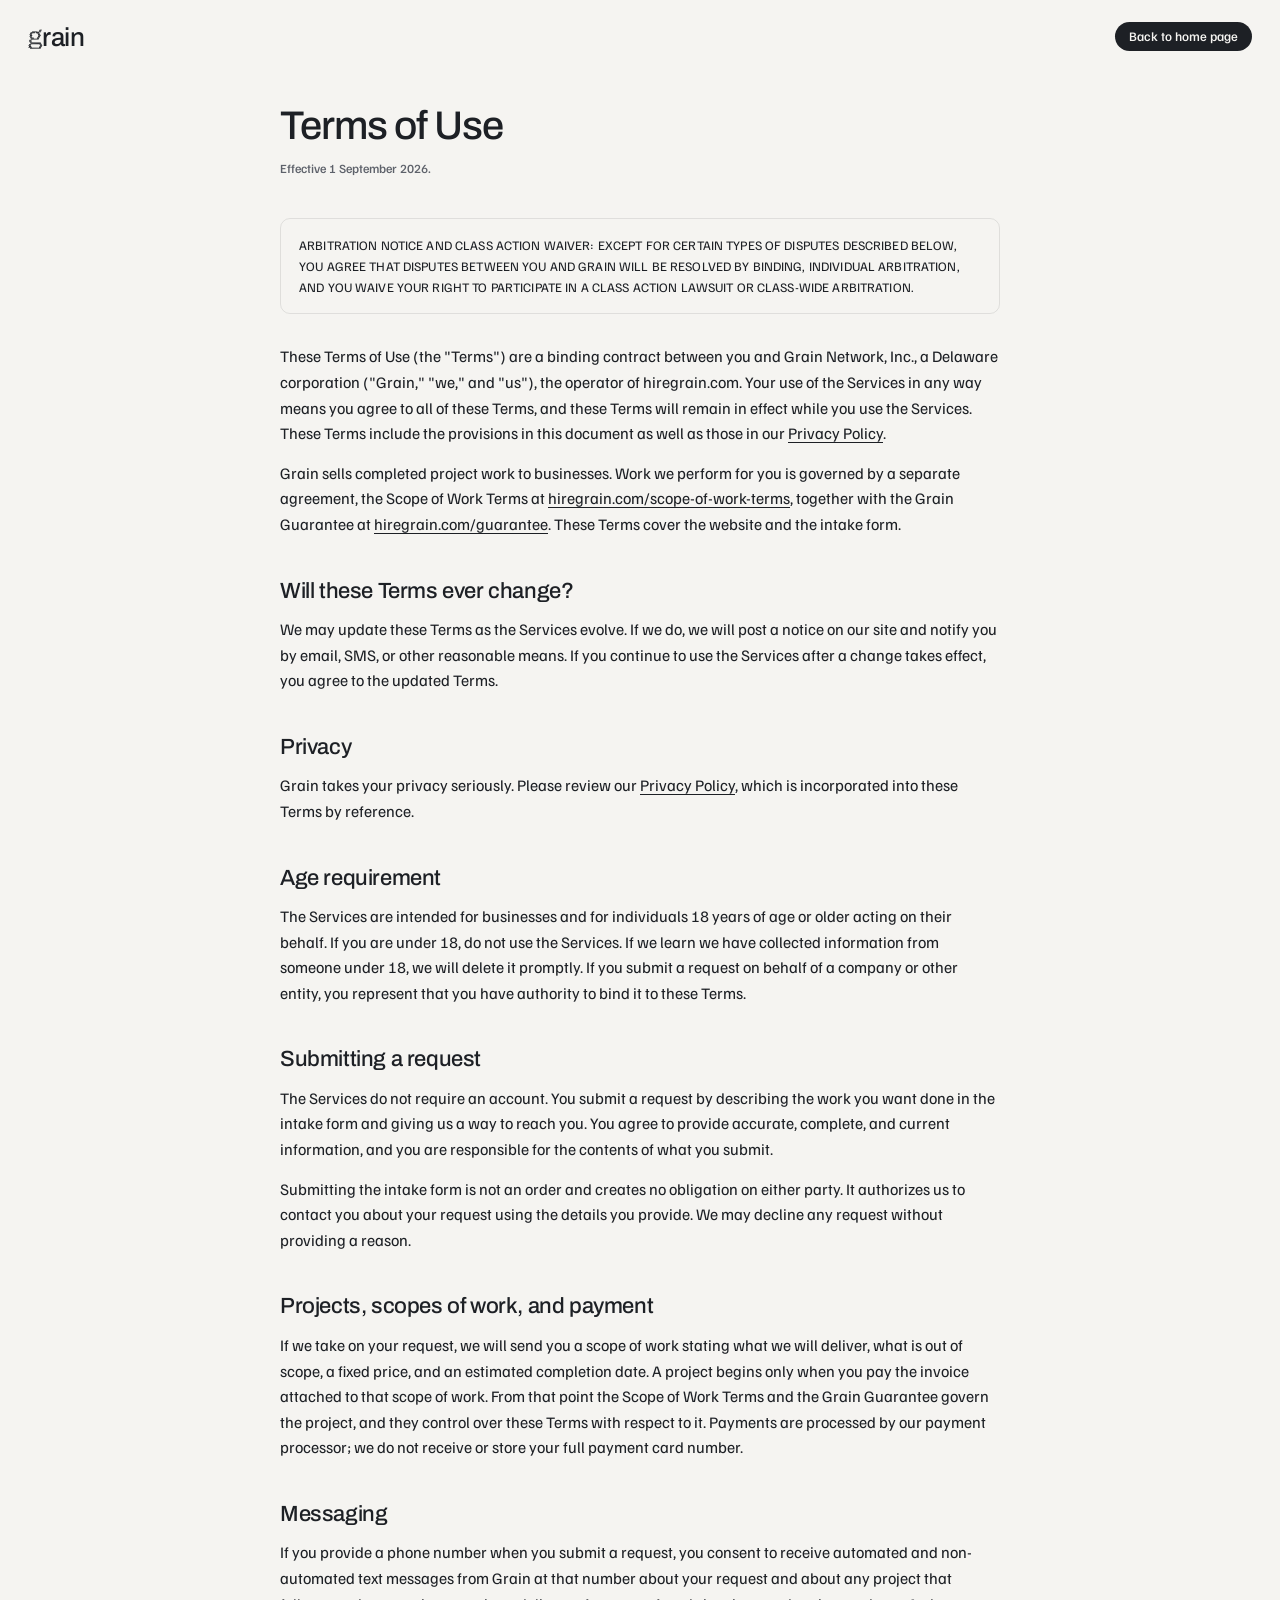
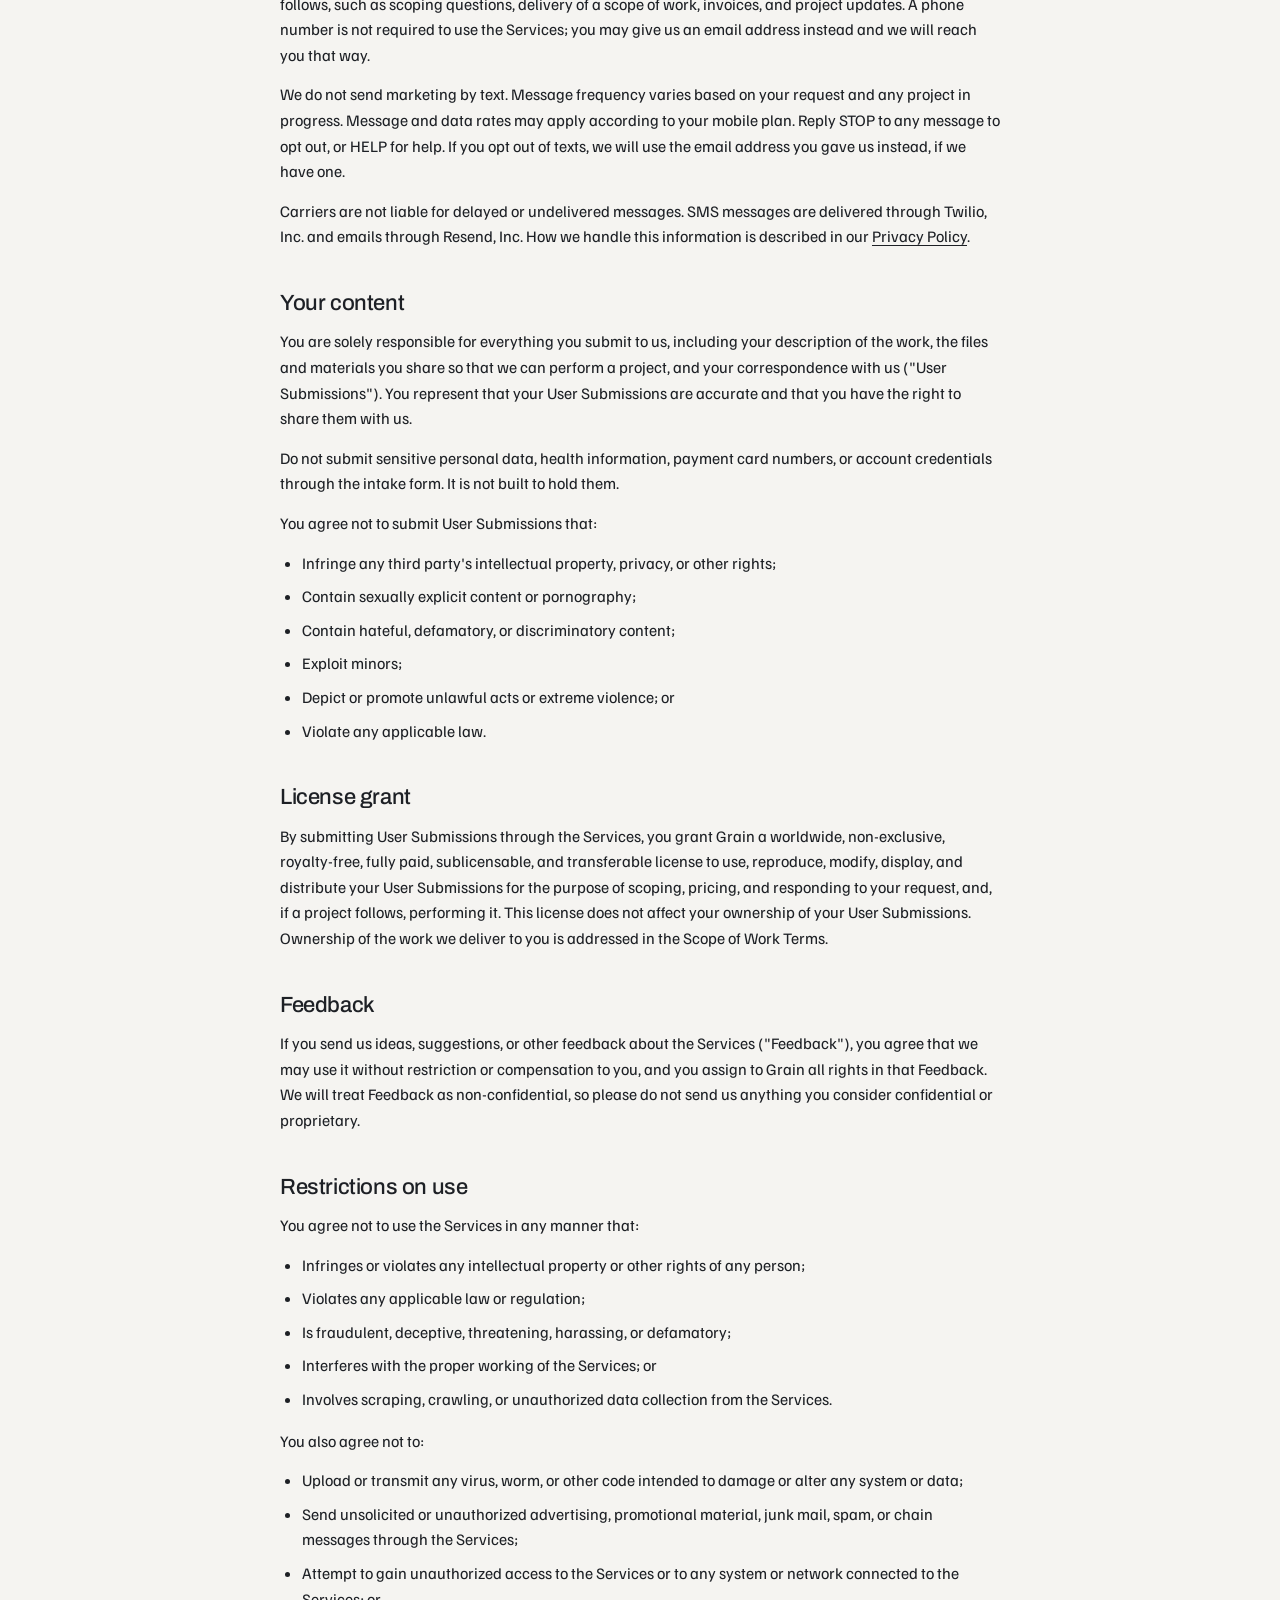
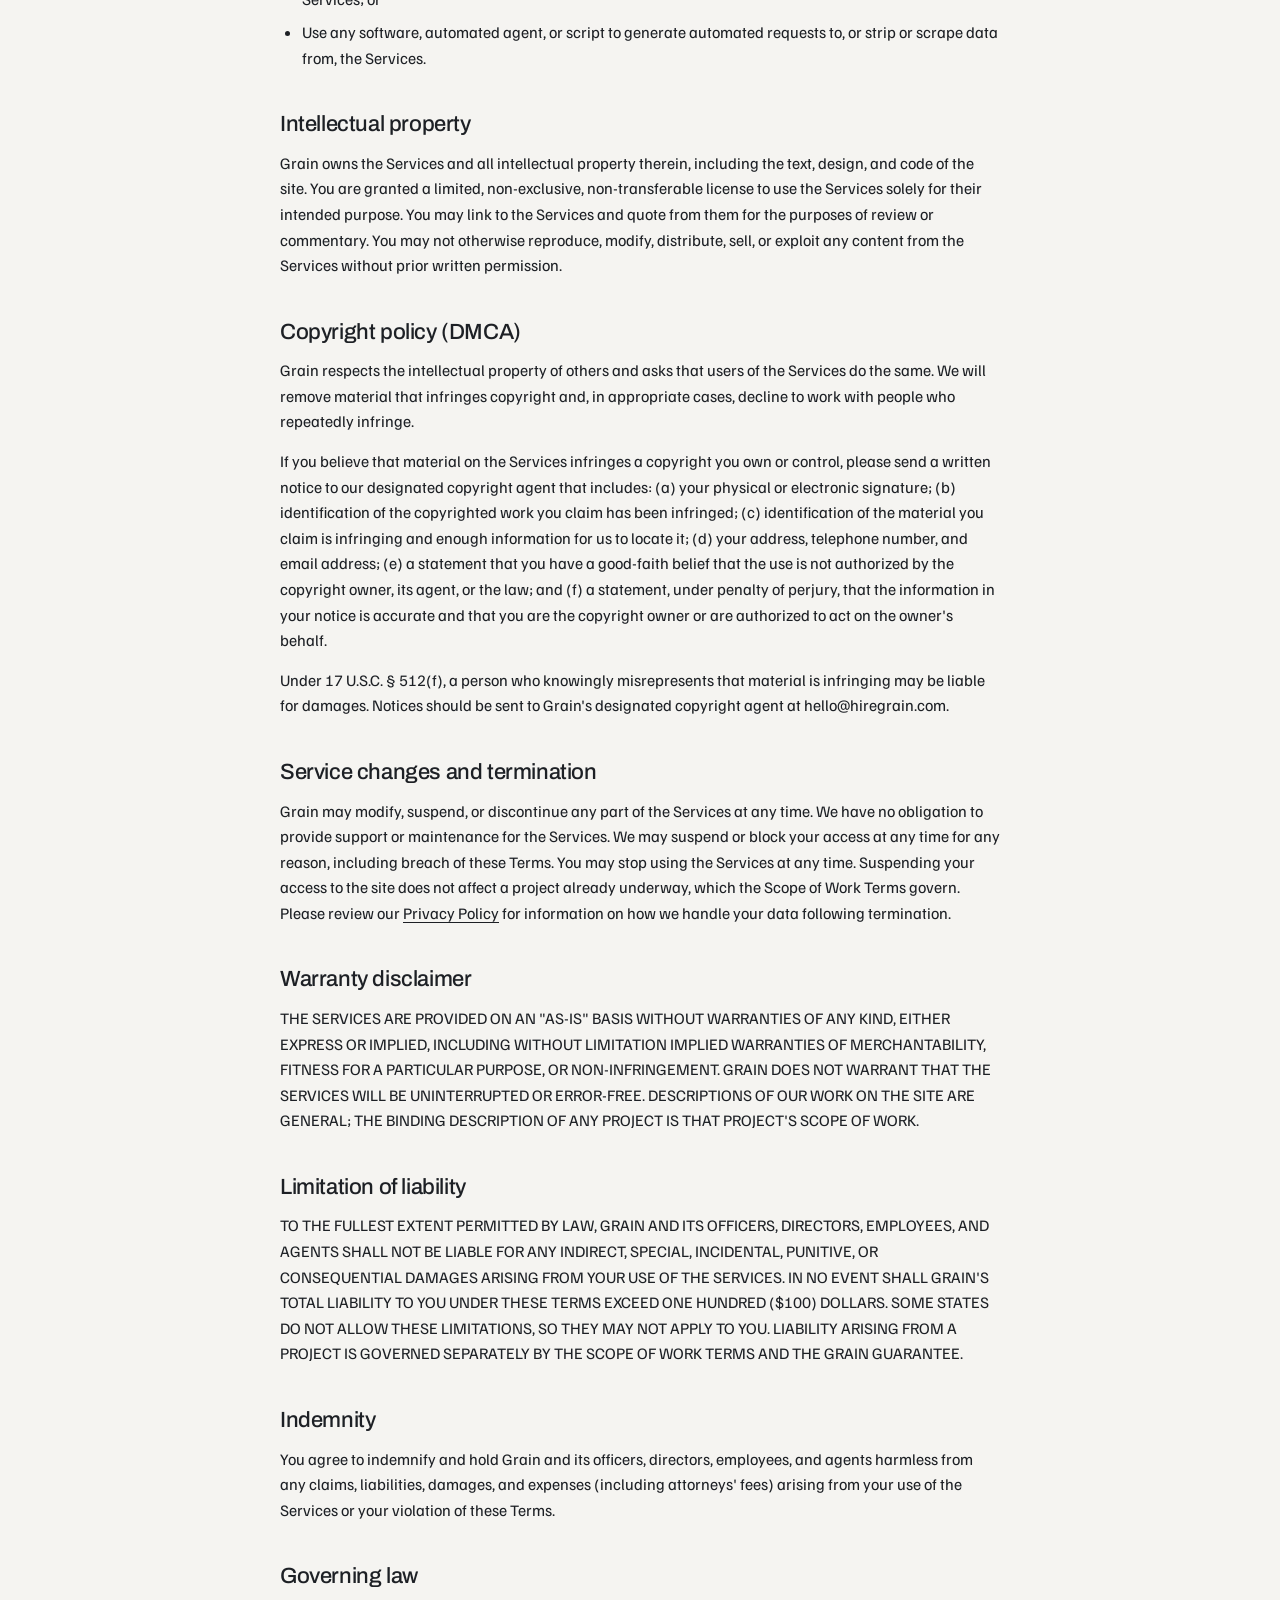
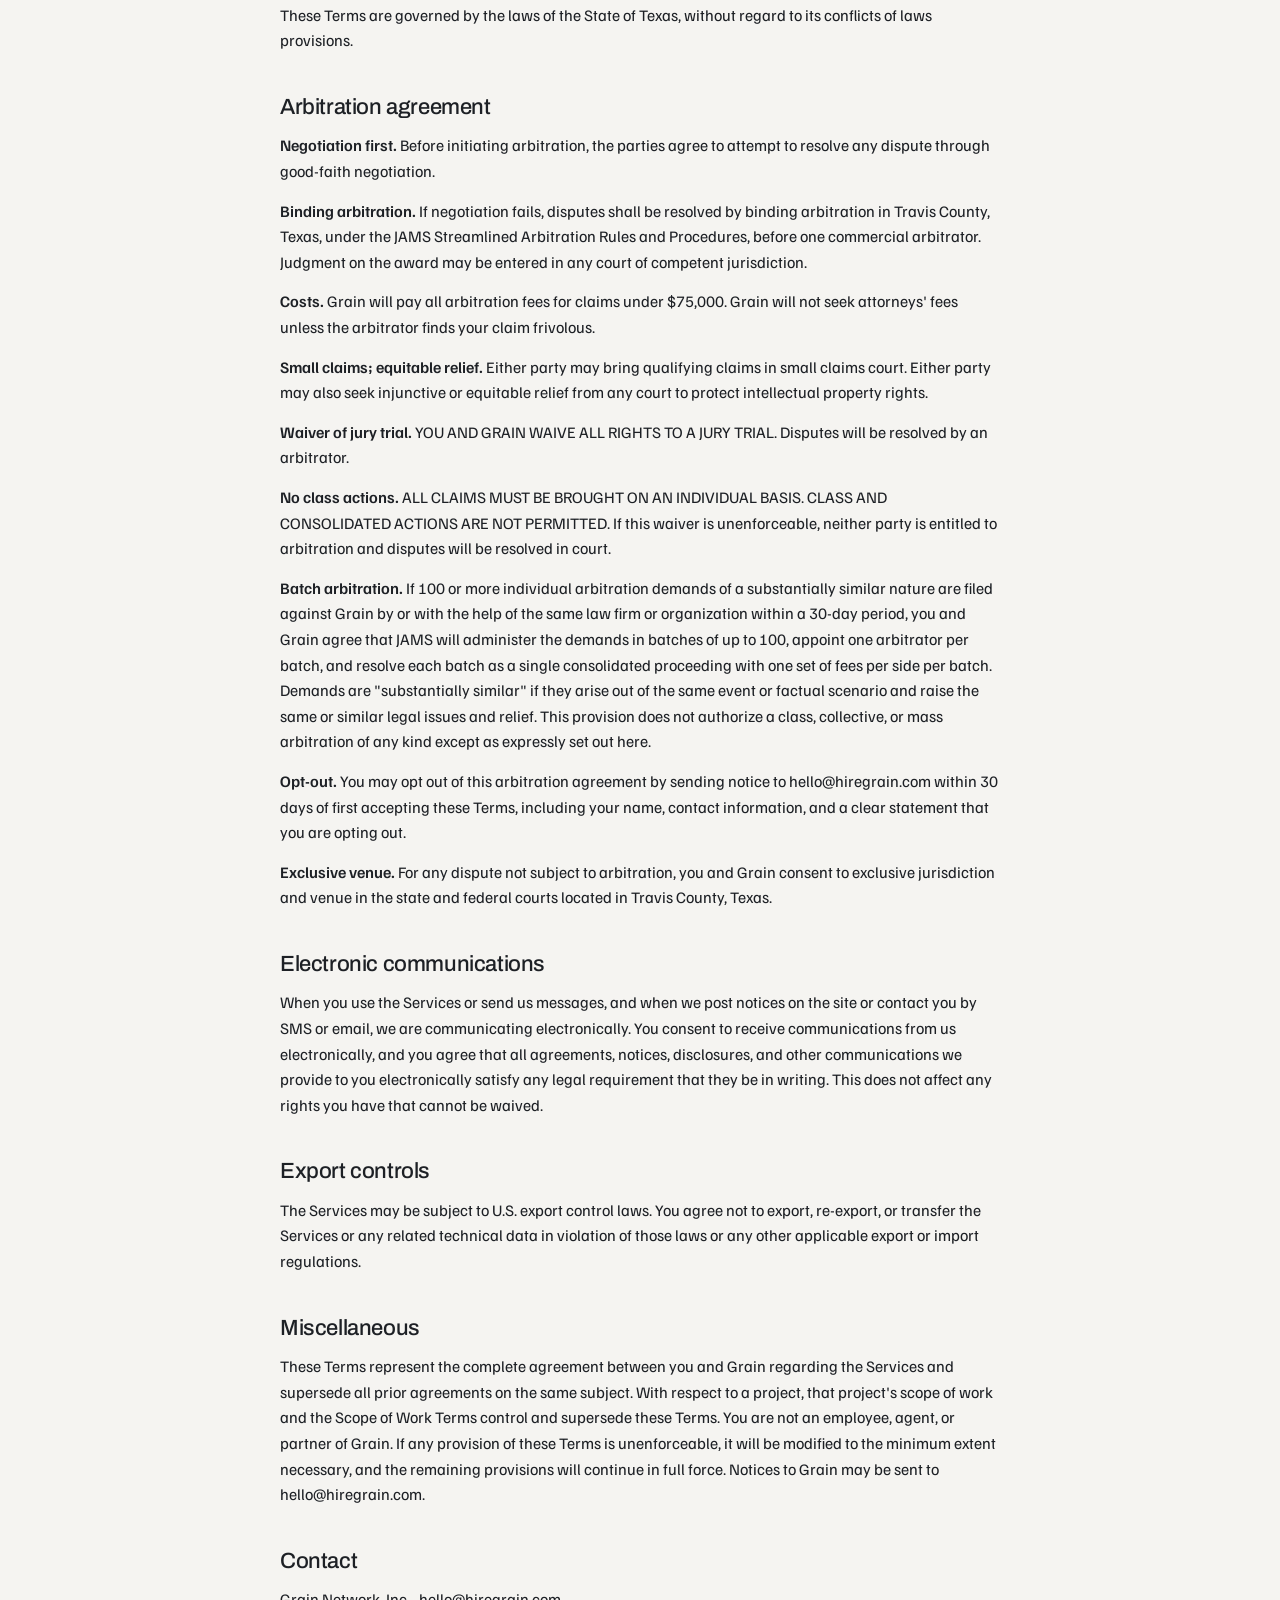
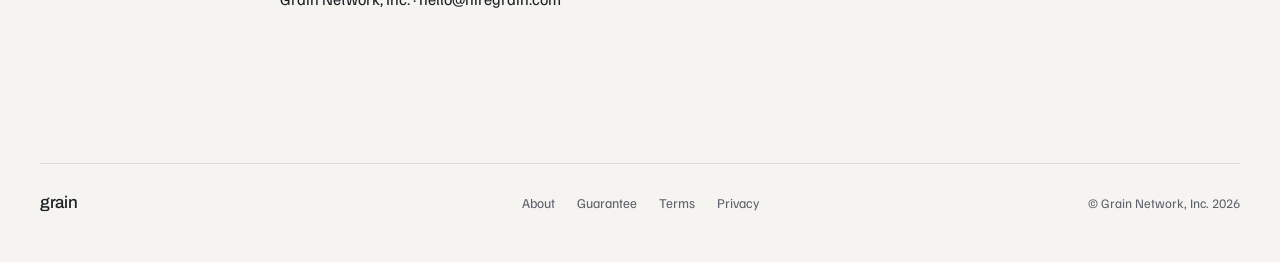
<file: terms.html>
<!doctype html>
<html lang="en">
<head>
<meta charset="utf-8">
<meta name="viewport" content="width=device-width, initial-scale=1">
<title>Terms of Use · Grain</title>
<meta name="description" content="The Terms of Use that cover hiregrain.com and its intake form.">
<link rel="preconnect" href="https://fonts.googleapis.com">
<link href="https://fonts.googleapis.com/css2?family=Archivo:wght@400;500;600&family=Familjen+Grotesk:wght@400;500;600&family=IBM+Plex+Mono:wght@400;500&display=swap" rel="stylesheet">
<link rel="stylesheet" href="/pages.css">
<script src="/wordmark.js" defer></script>
</head>
<body>
<div class="wrap">
  <header class="top">
    <a class="wm" href="/"><span class="gslot"><span class="ghost">g</span></span>rain</a>
    <a class="top-cta" href="/">Back to home page</a>
  </header>
</div>
<main class="wrap"><article class="doc"><h1>Terms of Use</h1>
<span class="version">Effective 1 September 2026.</span>

<p class="legal-notice">ARBITRATION NOTICE AND CLASS ACTION WAIVER: EXCEPT FOR CERTAIN TYPES OF DISPUTES DESCRIBED BELOW, YOU AGREE THAT DISPUTES BETWEEN YOU AND GRAIN WILL BE RESOLVED BY BINDING, INDIVIDUAL ARBITRATION, AND YOU WAIVE YOUR RIGHT TO PARTICIPATE IN A CLASS ACTION LAWSUIT OR CLASS-WIDE ARBITRATION.</p>

<p>These Terms of Use (the "Terms") are a binding contract between you and Grain Network, Inc., a Delaware corporation ("Grain," "we," and "us"), the operator of hiregrain.com. Your use of the Services in any way means you agree to all of these Terms, and these Terms will remain in effect while you use the Services. These Terms include the provisions in this document as well as those in our <a href="/privacy">Privacy Policy</a>.</p>
<p>Grain sells completed project work to businesses. Work we perform for you is governed by a separate agreement, the Scope of Work Terms at <a href="/scope-of-work-terms">hiregrain.com/scope-of-work-terms</a>, together with the Grain Guarantee at <a href="/guarantee">hiregrain.com/guarantee</a>. These Terms cover the website and the intake form.</p>

<h2>Will these Terms ever change?</h2>
<p>We may update these Terms as the Services evolve. If we do, we will post a notice on our site and notify you by email, SMS, or other reasonable means. If you continue to use the Services after a change takes effect, you agree to the updated Terms.</p>

<h2>Privacy</h2>
<p>Grain takes your privacy seriously. Please review our <a href="/privacy">Privacy Policy</a>, which is incorporated into these Terms by reference.</p>

<h2>Age requirement</h2>
<p>The Services are intended for businesses and for individuals 18 years of age or older acting on their behalf. If you are under 18, do not use the Services. If we learn we have collected information from someone under 18, we will delete it promptly. If you submit a request on behalf of a company or other entity, you represent that you have authority to bind it to these Terms.</p>

<h2>Submitting a request</h2>
<p>The Services do not require an account. You submit a request by describing the work you want done in the intake form and giving us a way to reach you. You agree to provide accurate, complete, and current information, and you are responsible for the contents of what you submit.</p>
<p>Submitting the intake form is not an order and creates no obligation on either party. It authorizes us to contact you about your request using the details you provide. We may decline any request without providing a reason.</p>

<h2>Projects, scopes of work, and payment</h2>
<p>If we take on your request, we will send you a scope of work stating what we will deliver, what is out of scope, a fixed price, and an estimated completion date. A project begins only when you pay the invoice attached to that scope of work. From that point the Scope of Work Terms and the Grain Guarantee govern the project, and they control over these Terms with respect to it. Payments are processed by our payment processor; we do not receive or store your full payment card number.</p>

<h2>Messaging</h2>
<p>If you provide a phone number when you submit a request, you consent to receive automated and non-automated text messages from Grain at that number about your request and about any project that follows, such as scoping questions, delivery of a scope of work, invoices, and project updates. A phone number is not required to use the Services; you may give us an email address instead and we will reach you that way.</p>
<p>We do not send marketing by text. Message frequency varies based on your request and any project in progress. Message and data rates may apply according to your mobile plan. Reply STOP to any message to opt out, or HELP for help. If you opt out of texts, we will use the email address you gave us instead, if we have one.</p>
<p>Carriers are not liable for delayed or undelivered messages. SMS messages are delivered through Twilio, Inc. and emails through Resend, Inc. How we handle this information is described in our <a href="/privacy">Privacy Policy</a>.</p>

<h2>Your content</h2>
<p>You are solely responsible for everything you submit to us, including your description of the work, the files and materials you share so that we can perform a project, and your correspondence with us ("User Submissions"). You represent that your User Submissions are accurate and that you have the right to share them with us.</p>
<p>Do not submit sensitive personal data, health information, payment card numbers, or account credentials through the intake form. It is not built to hold them.</p>
<p>You agree not to submit User Submissions that:</p>
<ul>
<li>Infringe any third party's intellectual property, privacy, or other rights;</li>
<li>Contain sexually explicit content or pornography;</li>
<li>Contain hateful, defamatory, or discriminatory content;</li>
<li>Exploit minors;</li>
<li>Depict or promote unlawful acts or extreme violence; or</li>
<li>Violate any applicable law.</li>
</ul>

<h2>License grant</h2>
<p>By submitting User Submissions through the Services, you grant Grain a worldwide, non-exclusive, royalty-free, fully paid, sublicensable, and transferable license to use, reproduce, modify, display, and distribute your User Submissions for the purpose of scoping, pricing, and responding to your request, and, if a project follows, performing it. This license does not affect your ownership of your User Submissions. Ownership of the work we deliver to you is addressed in the Scope of Work Terms.</p>

<h2>Feedback</h2>
<p>If you send us ideas, suggestions, or other feedback about the Services ("Feedback"), you agree that we may use it without restriction or compensation to you, and you assign to Grain all rights in that Feedback. We will treat Feedback as non-confidential, so please do not send us anything you consider confidential or proprietary.</p>

<h2>Restrictions on use</h2>
<p>You agree not to use the Services in any manner that:</p>
<ul>
<li>Infringes or violates any intellectual property or other rights of any person;</li>
<li>Violates any applicable law or regulation;</li>
<li>Is fraudulent, deceptive, threatening, harassing, or defamatory;</li>
<li>Interferes with the proper working of the Services; or</li>
<li>Involves scraping, crawling, or unauthorized data collection from the Services.</li>
</ul>
<p>You also agree not to:</p>
<ul>
<li>Upload or transmit any virus, worm, or other code intended to damage or alter any system or data;</li>
<li>Send unsolicited or unauthorized advertising, promotional material, junk mail, spam, or chain messages through the Services;</li>
<li>Attempt to gain unauthorized access to the Services or to any system or network connected to the Services; or</li>
<li>Use any software, automated agent, or script to generate automated requests to, or strip or scrape data from, the Services.</li>
</ul>

<h2>Intellectual property</h2>
<p>Grain owns the Services and all intellectual property therein, including the text, design, and code of the site. You are granted a limited, non-exclusive, non-transferable license to use the Services solely for their intended purpose. You may link to the Services and quote from them for the purposes of review or commentary. You may not otherwise reproduce, modify, distribute, sell, or exploit any content from the Services without prior written permission.</p>

<h2>Copyright policy (DMCA)</h2>
<p>Grain respects the intellectual property of others and asks that users of the Services do the same. We will remove material that infringes copyright and, in appropriate cases, decline to work with people who repeatedly infringe.</p>
<p>If you believe that material on the Services infringes a copyright you own or control, please send a written notice to our designated copyright agent that includes: (a) your physical or electronic signature; (b) identification of the copyrighted work you claim has been infringed; (c) identification of the material you claim is infringing and enough information for us to locate it; (d) your address, telephone number, and email address; (e) a statement that you have a good-faith belief that the use is not authorized by the copyright owner, its agent, or the law; and (f) a statement, under penalty of perjury, that the information in your notice is accurate and that you are the copyright owner or are authorized to act on the owner's behalf.</p>
<p>Under 17 U.S.C. &sect; 512(f), a person who knowingly misrepresents that material is infringing may be liable for damages. Notices should be sent to Grain's designated copyright agent at hello@hiregrain.com.</p>

<h2>Service changes and termination</h2>
<p>Grain may modify, suspend, or discontinue any part of the Services at any time. We have no obligation to provide support or maintenance for the Services. We may suspend or block your access at any time for any reason, including breach of these Terms. You may stop using the Services at any time. Suspending your access to the site does not affect a project already underway, which the Scope of Work Terms govern. Please review our <a href="/privacy">Privacy Policy</a> for information on how we handle your data following termination.</p>

<h2>Warranty disclaimer</h2>
<p>THE SERVICES ARE PROVIDED ON AN "AS-IS" BASIS WITHOUT WARRANTIES OF ANY KIND, EITHER EXPRESS OR IMPLIED, INCLUDING WITHOUT LIMITATION IMPLIED WARRANTIES OF MERCHANTABILITY, FITNESS FOR A PARTICULAR PURPOSE, OR NON-INFRINGEMENT. GRAIN DOES NOT WARRANT THAT THE SERVICES WILL BE UNINTERRUPTED OR ERROR-FREE. DESCRIPTIONS OF OUR WORK ON THE SITE ARE GENERAL; THE BINDING DESCRIPTION OF ANY PROJECT IS THAT PROJECT'S SCOPE OF WORK.</p>

<h2>Limitation of liability</h2>
<p>TO THE FULLEST EXTENT PERMITTED BY LAW, GRAIN AND ITS OFFICERS, DIRECTORS, EMPLOYEES, AND AGENTS SHALL NOT BE LIABLE FOR ANY INDIRECT, SPECIAL, INCIDENTAL, PUNITIVE, OR CONSEQUENTIAL DAMAGES ARISING FROM YOUR USE OF THE SERVICES. IN NO EVENT SHALL GRAIN'S TOTAL LIABILITY TO YOU UNDER THESE TERMS EXCEED ONE HUNDRED ($100) DOLLARS. SOME STATES DO NOT ALLOW THESE LIMITATIONS, SO THEY MAY NOT APPLY TO YOU. LIABILITY ARISING FROM A PROJECT IS GOVERNED SEPARATELY BY THE SCOPE OF WORK TERMS AND THE GRAIN GUARANTEE.</p>

<h2>Indemnity</h2>
<p>You agree to indemnify and hold Grain and its officers, directors, employees, and agents harmless from any claims, liabilities, damages, and expenses (including attorneys' fees) arising from your use of the Services or your violation of these Terms.</p>

<h2>Governing law</h2>
<p>These Terms are governed by the laws of the State of Texas, without regard to its conflicts of laws provisions.</p>

<h2>Arbitration agreement</h2>
<p><strong>Negotiation first.</strong> Before initiating arbitration, the parties agree to attempt to resolve any dispute through good-faith negotiation.</p>
<p><strong>Binding arbitration.</strong> If negotiation fails, disputes shall be resolved by binding arbitration in Travis County, Texas, under the JAMS Streamlined Arbitration Rules and Procedures, before one commercial arbitrator. Judgment on the award may be entered in any court of competent jurisdiction.</p>
<p><strong>Costs.</strong> Grain will pay all arbitration fees for claims under $75,000. Grain will not seek attorneys' fees unless the arbitrator finds your claim frivolous.</p>
<p><strong>Small claims; equitable relief.</strong> Either party may bring qualifying claims in small claims court. Either party may also seek injunctive or equitable relief from any court to protect intellectual property rights.</p>
<p><strong>Waiver of jury trial.</strong> YOU AND GRAIN WAIVE ALL RIGHTS TO A JURY TRIAL. Disputes will be resolved by an arbitrator.</p>
<p><strong>No class actions.</strong> ALL CLAIMS MUST BE BROUGHT ON AN INDIVIDUAL BASIS. CLASS AND CONSOLIDATED ACTIONS ARE NOT PERMITTED. If this waiver is unenforceable, neither party is entitled to arbitration and disputes will be resolved in court.</p>
<p><strong>Batch arbitration.</strong> If 100 or more individual arbitration demands of a substantially similar nature are filed against Grain by or with the help of the same law firm or organization within a 30-day period, you and Grain agree that JAMS will administer the demands in batches of up to 100, appoint one arbitrator per batch, and resolve each batch as a single consolidated proceeding with one set of fees per side per batch. Demands are "substantially similar" if they arise out of the same event or factual scenario and raise the same or similar legal issues and relief. This provision does not authorize a class, collective, or mass arbitration of any kind except as expressly set out here.</p>
<p><strong>Opt-out.</strong> You may opt out of this arbitration agreement by sending notice to hello@hiregrain.com within 30 days of first accepting these Terms, including your name, contact information, and a clear statement that you are opting out.</p>
<p><strong>Exclusive venue.</strong> For any dispute not subject to arbitration, you and Grain consent to exclusive jurisdiction and venue in the state and federal courts located in Travis County, Texas.</p>

<h2>Electronic communications</h2>
<p>When you use the Services or send us messages, and when we post notices on the site or contact you by SMS or email, we are communicating electronically. You consent to receive communications from us electronically, and you agree that all agreements, notices, disclosures, and other communications we provide to you electronically satisfy any legal requirement that they be in writing. This does not affect any rights you have that cannot be waived.</p>

<h2>Export controls</h2>
<p>The Services may be subject to U.S. export control laws. You agree not to export, re-export, or transfer the Services or any related technical data in violation of those laws or any other applicable export or import regulations.</p>

<h2>Miscellaneous</h2>
<p>These Terms represent the complete agreement between you and Grain regarding the Services and supersede all prior agreements on the same subject. With respect to a project, that project's scope of work and the Scope of Work Terms control and supersede these Terms. You are not an employee, agent, or partner of Grain. If any provision of these Terms is unenforceable, it will be modified to the minimum extent necessary, and the remaining provisions will continue in full force. Notices to Grain may be sent to hello@hiregrain.com.</p>

<h2>Contact</h2>
<p>Grain Network, Inc. &middot; hello@hiregrain.com</p></article></main>
<footer>
  <div class="wrap">
    <div class="foot-row">
      <span class="wm">grain</span>
      <nav class="foot-nav" aria-label="Site">
        <a href="/about">About</a><a href="/guarantee">Guarantee</a><a href="/terms">Terms</a><a href="/privacy">Privacy</a>
      </nav>
      <span class="legal">&copy; Grain Network, Inc. 2026</span>
    </div>
  </div>
</footer>
</body>
</html>
</file>
<file: pages.css>
:root {
    --dark:#161A21; --dark2:#1D232E; --panel:#202734;
    --line-d:rgba(237,238,242,0.10);
    --td:#EDEEF2; --td-sub:rgba(237,238,242,0.70); --td-mut:rgba(237,238,242,0.45);
    --bone:#F5F4F1; --ink:#1D2025; --ink-sub:#5D616A; --line-l:rgba(29,32,37,0.10);
    --indigo:105,118,220; --amber:232,179,107; --blue:44,110,206;
    --sans:'Familjen Grotesk',sans-serif; --disp:'Archivo',sans-serif; --mono:'IBM Plex Mono',ui-monospace,monospace;
    --accent:105,118,220;
    --ease:cubic-bezier(.4,0,.2,1);
  }
  * { margin:0; padding:0; box-sizing:border-box; }
  html { scroll-behavior:smooth; }
  body { background:var(--bone); color:var(--ink); font-family:var(--sans); font-size:16px; line-height:1.6; -webkit-font-smoothing:antialiased; }
  a { color:inherit; }
  .wrap { max-width:1280px; margin:0 auto; padding:0 40px; }
  /* the header sits where the home page's floating wordmark sits: 26px at 22px/28px */
  .top { position:absolute; z-index:10; top:22px; left:28px; right:28px; display:flex; align-items:center; justify-content:space-between; }
  .wm { font-family:var(--disp); font-weight:500; font-size:26px; letter-spacing:-0.02em; line-height:1; text-decoration:none; color:var(--ink); display:inline-block; white-space:nowrap; }
  .gslot { position:relative; display:inline-block; }
  .gslot .ghost { opacity:0; }
  .gslot svg { position:absolute; left:0; top:0; width:100%; height:100%; overflow:visible; }
  .top-cta { font-family:var(--sans); font-weight:500; font-size:13px; line-height:1; color:#F5F4F1; background:#1D2025; text-decoration:none; border-radius:999px; padding:8px 14px; }
  .top-cta:hover { background:#000; }
  .doc { max-width:720px; margin:0 auto; padding:104px 0 96px; }
  .doc h1 { font-family:var(--disp); font-weight:500; font-size:40px; line-height:1.1; letter-spacing:-1px; margin-bottom:10px; }
  .doc .version { font-family:var(--sans); font-weight:500; font-size:12.5px; letter-spacing:0; color:var(--ink-sub); margin-bottom:40px; display:block; }
  .doc h2 { font-family:var(--disp); font-weight:500; font-size:22px; line-height:1.25; letter-spacing:-0.4px; margin:40px 0 12px; }
  .doc .legal-notice { border:1px solid var(--line-l); border-radius:10px; padding:16px 18px;
    font-size:13px; line-height:1.6; letter-spacing:0.01em; margin:0 0 30px; color:var(--ink); }
  .doc h3 { font-family:var(--sans); font-weight:600; font-size:15px; letter-spacing:0;
    margin:24px 0 8px; color:var(--ink); }
  .doc p { color:var(--ink); margin-bottom:14px; }
  .doc ul, .doc ol { margin:0 0 16px 22px; }
  .doc li { margin-bottom:8px; }
  .doc strong { font-weight:600; }
  .doc a { text-decoration:underline; text-underline-offset:3px; }
  .doc hr { border:none; border-top:1px solid var(--line-l); margin:32px 0; }
  .doc table { width:100%; border-collapse:collapse; margin:0 0 18px; font-size:15px; }
  .doc th, .doc td { text-align:left; padding:8px 10px 8px 0; border-bottom:1px solid var(--line-l); vertical-align:top; }
  .doc th { font-family:var(--sans); font-size:12px; letter-spacing:0; font-weight:600; color:var(--ink-sub); }
  .founder-sec { position:relative; overflow:hidden; background:var(--bone); color:var(--ink); padding:104px 0 104px; }
  .about-title { font-family:var(--disp); font-weight:500; font-size:40px; line-height:1.1; letter-spacing:-1px; max-width:960px; margin:0 auto 56px; }
  .founder { display:grid; grid-template-columns:290px 1fr; gap:52px; align-items:center;
    max-width:960px; margin:0 auto; }
  .founder-photo { position:relative; aspect-ratio:4/5; border-radius:18px; overflow:hidden;
    background:linear-gradient(160deg, rgba(var(--accent),0.20), rgba(var(--accent),0.05));
    border:1px solid rgba(var(--accent),0.22); }
  .founder-photo img { position:absolute; display:block; max-width:none;
    width:294.6%; height:314.3%; left:-132.9%; top:-85.4%; }
  .founder-photo.noimg img { display:none; }
  /* a plain landscape photo: fill the 4:5 frame and keep the face in the upper half */
  /* the file is pre-cropped to 4:5, so cover fills the frame exactly */
  .founder-photo.cover img { position:static; width:100%; height:100%; object-fit:cover; object-position:50% 50%; }
  .founder + .founder { margin-top:80px; }
  .founder-fallback { display:none; position:absolute; inset:0; place-items:center;
    font-family:var(--disp); font-weight:600; font-size:52px; color:rgba(var(--accent),0.55); }
  .founder-photo.noimg .founder-fallback { display:grid; }
  .founder-body h2 { font-family:var(--disp); font-weight:500; font-size:31px; line-height:1.2;
    letter-spacing:-0.8px; margin-bottom:16px; }
  .founder-body p { font-size:16px; line-height:1.6; color:var(--ink-sub); max-width:520px; margin-bottom:14px; }
  .founder-body p:last-of-type { margin-bottom:0; }
  .lore-link { color:var(--ink); text-decoration:underline; text-underline-offset:3px; }
  .founder-cta { display:inline-flex; align-items:center; gap:9px; margin-top:26px;
    font-family:var(--sans); font-weight:500; font-size:15px; color:var(--ink);
    background:rgba(var(--accent),0.12); border:1px solid rgba(var(--accent),0.35);
    border-radius:30px; padding:12px 22px;
    transition:background .2s var(--ease), border-color .2s var(--ease), gap .2s var(--ease); }
  .founder-cta:hover { opacity:1; background:rgba(var(--accent),0.22); border-color:rgba(var(--accent),0.7); gap:13px; }
@media (max-width: 960px) {
  .founder { grid-template-columns:1fr; gap:30px; text-align:left; }
  .founder-photo { width:190px; }
  .founder-body h2 { font-size:25px; }
  .founder-body p { font-size:15px; line-height:1.5; margin-bottom:10px; }
}
  footer { padding:40px 0 48px; }
  .foot-row { display:grid; grid-template-columns:1fr auto 1fr; align-items:baseline; gap:20px; border-top:1px solid rgba(29,32,37,0.12); padding-top:28px; }
  .foot-row .legal { text-align:right; }
  .foot-row .foot-nav { justify-content:center; }
  .foot-row .wm { font-size:17px; }
  .foot-nav { display:flex; gap:22px; }
  .foot-nav a { font-family:var(--sans); font-size:13.5px; color:var(--ink-sub); text-decoration:none; }
  .foot-nav a:hover { color:var(--ink); }
  .legal { font-size:13px; color:var(--ink-sub); }
  @media (max-width: 760px) { .wrap { padding:0 20px; } .top { top:16px; left:18px; right:18px; } .wm { font-size:22px; } .doc h1, .about-title { font-size:32px; } .foot-row { grid-template-columns:1fr; gap:16px; } .foot-row .legal { text-align:left; } .foot-row .foot-nav { justify-content:flex-start; } }
</file>
